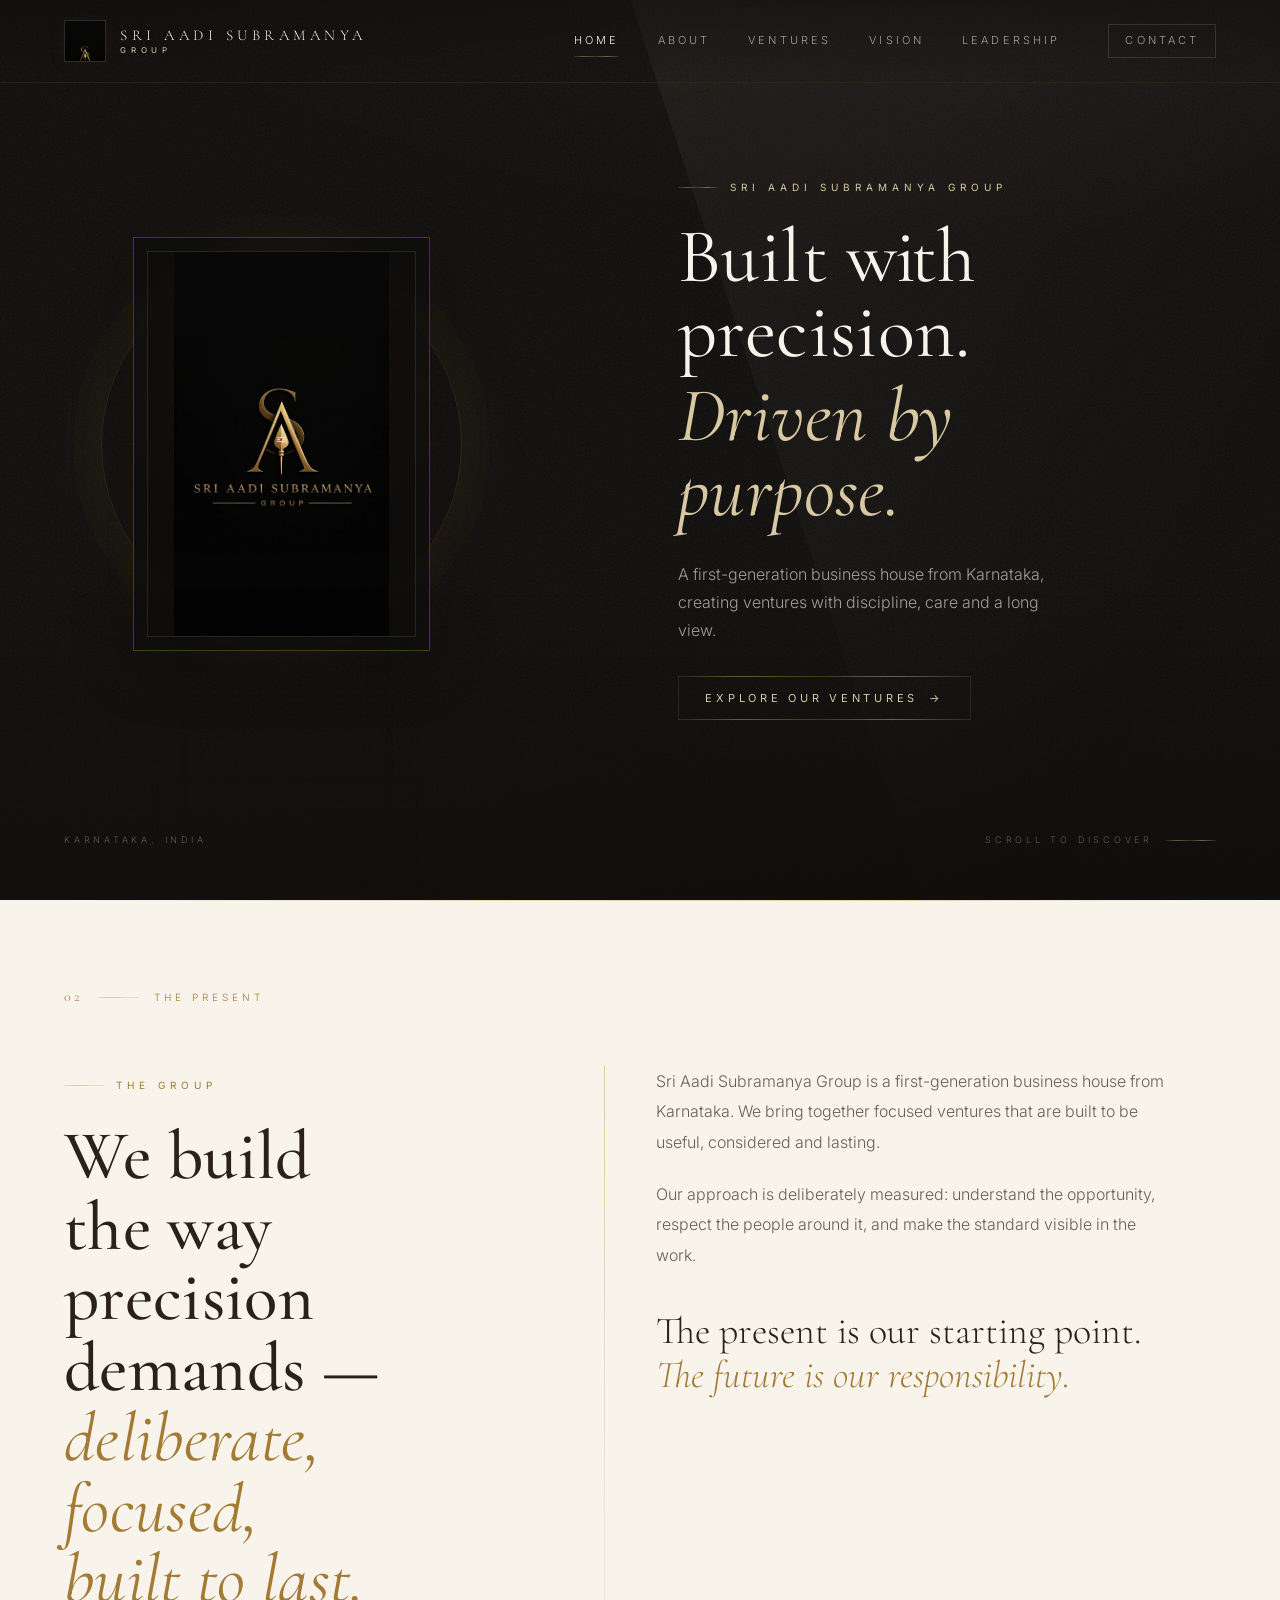
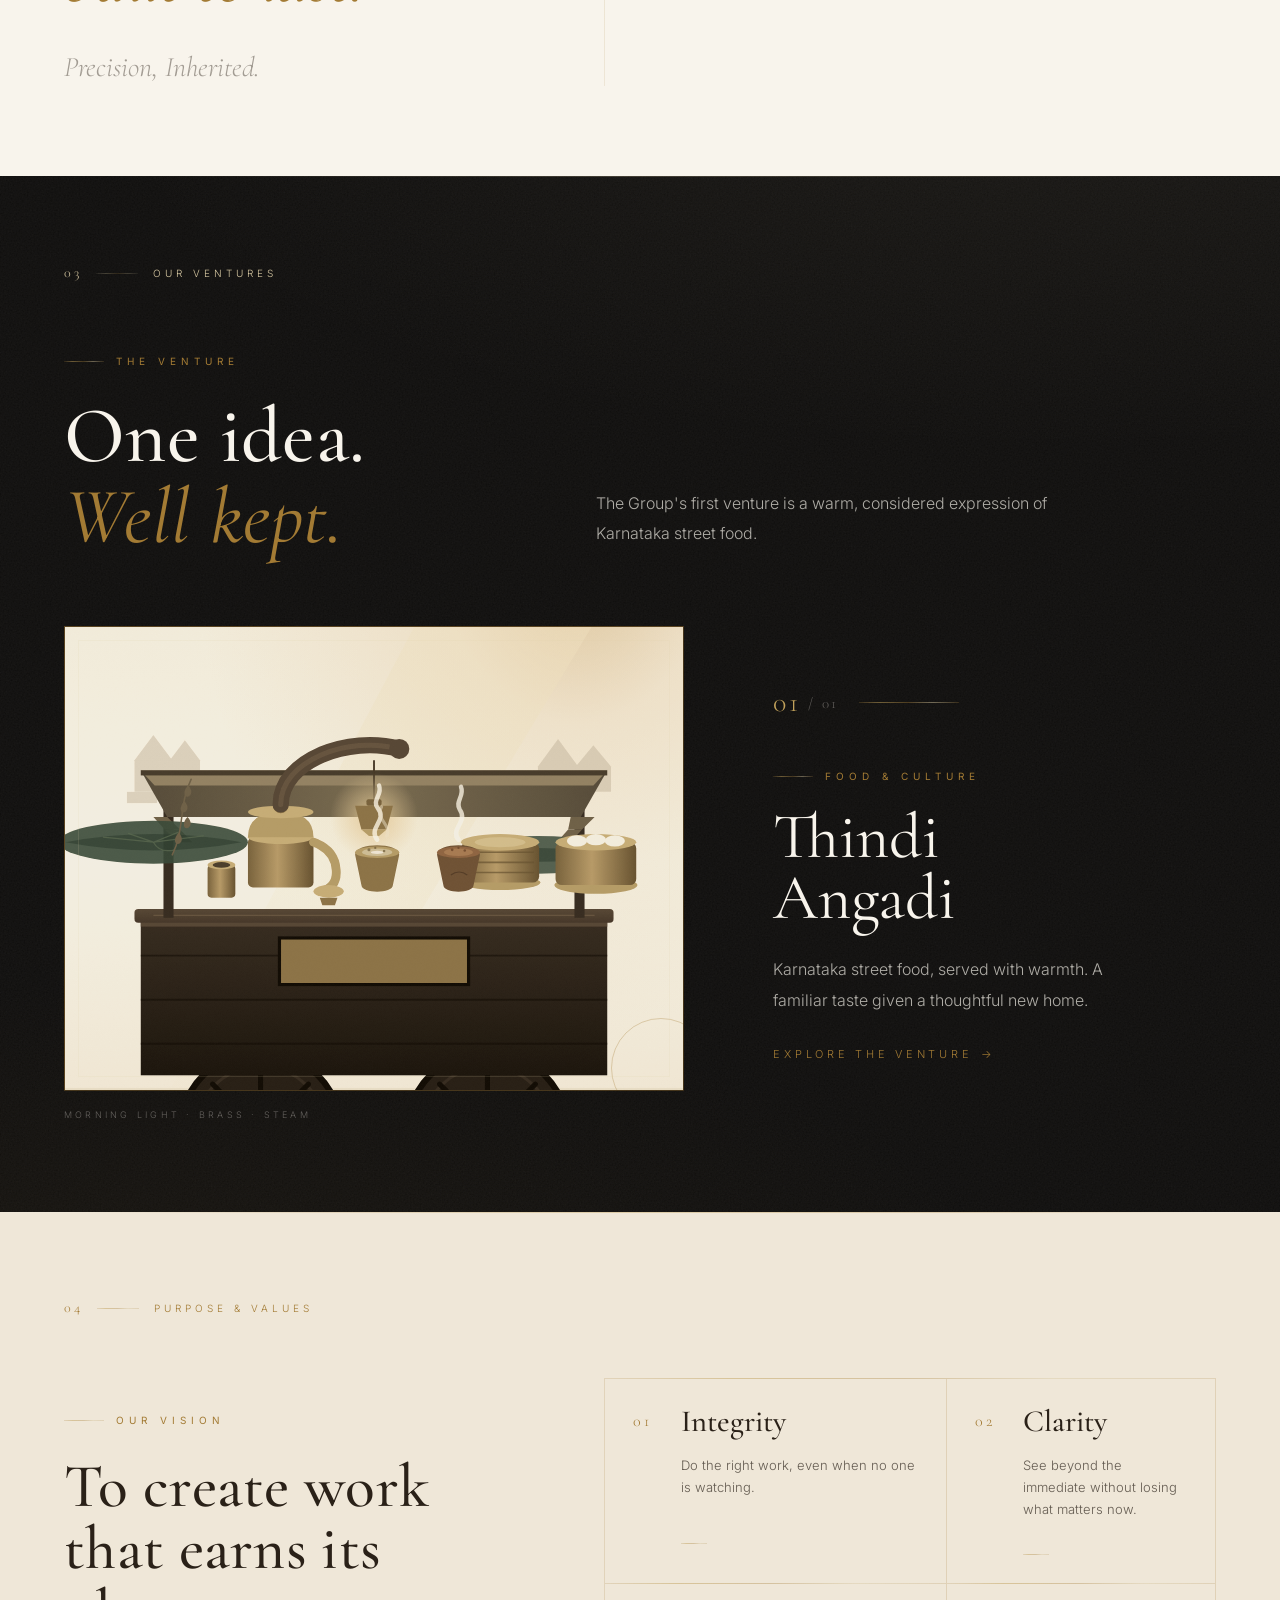
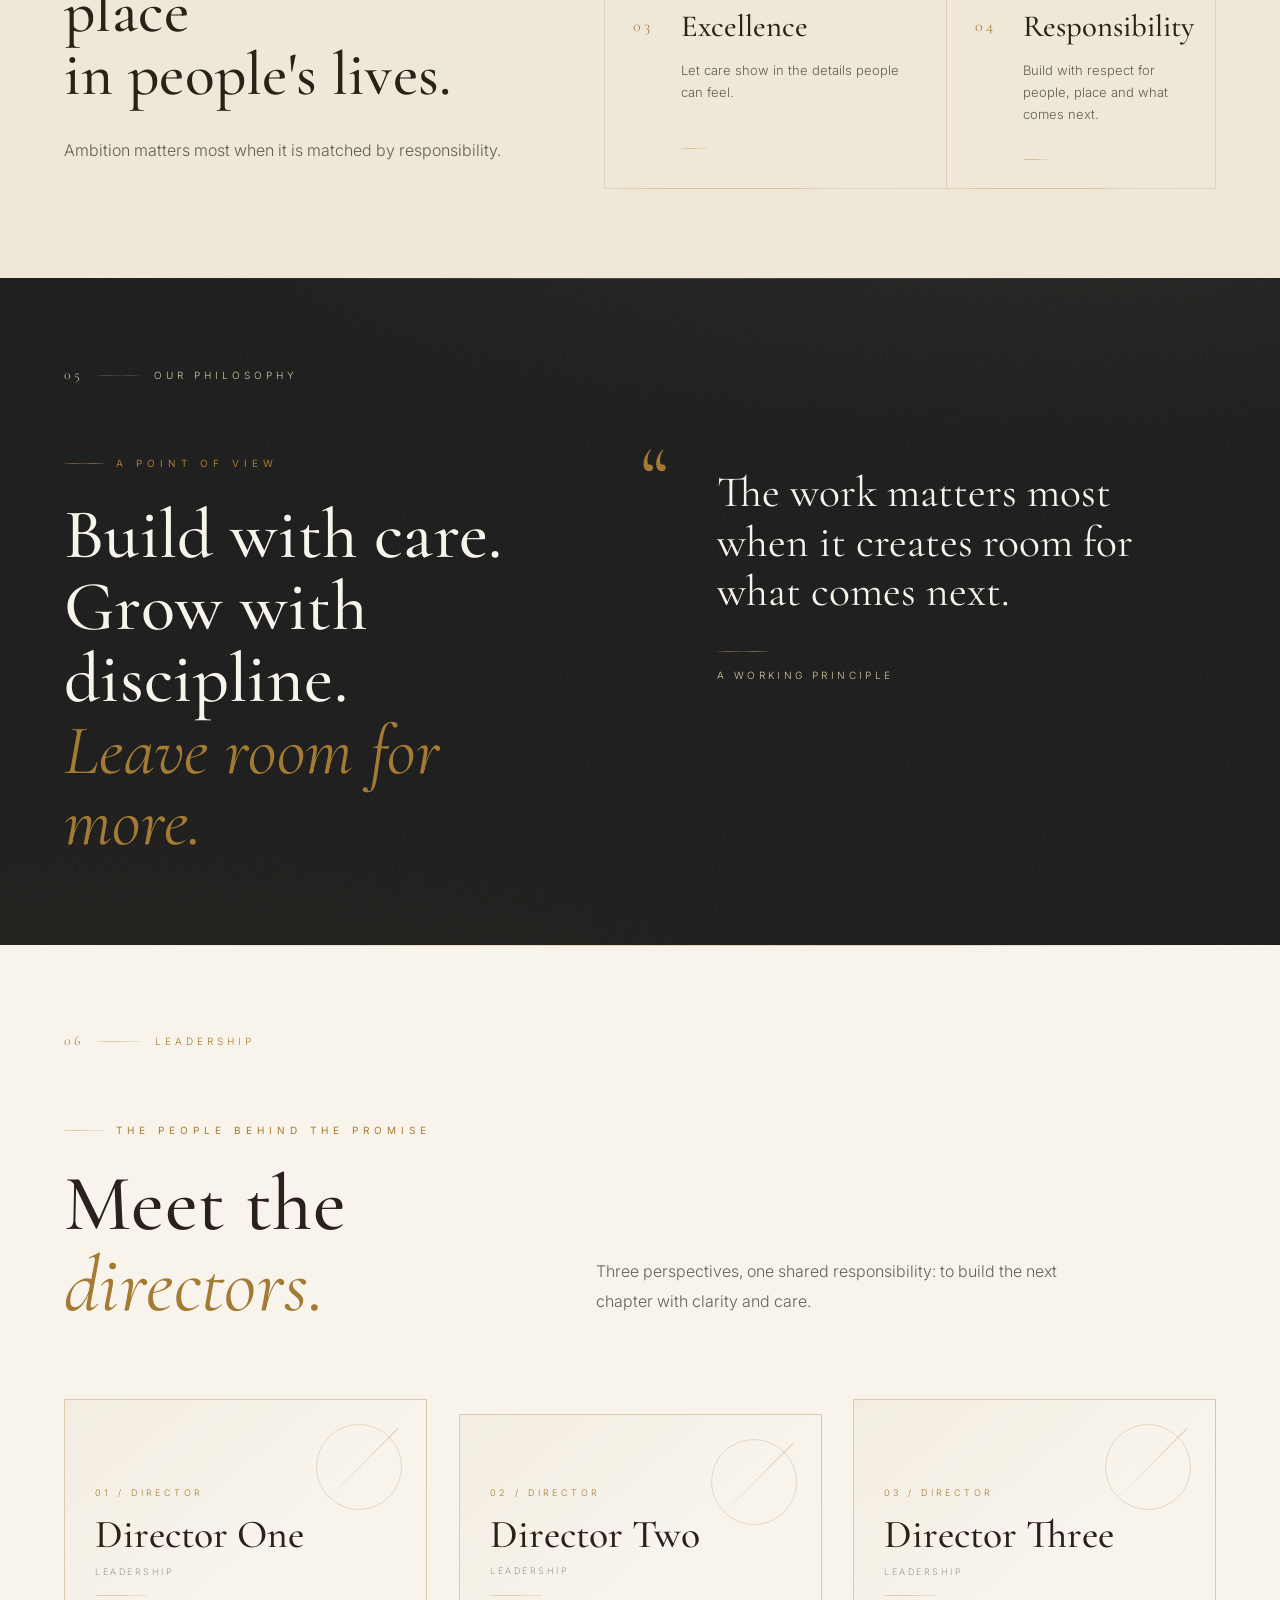
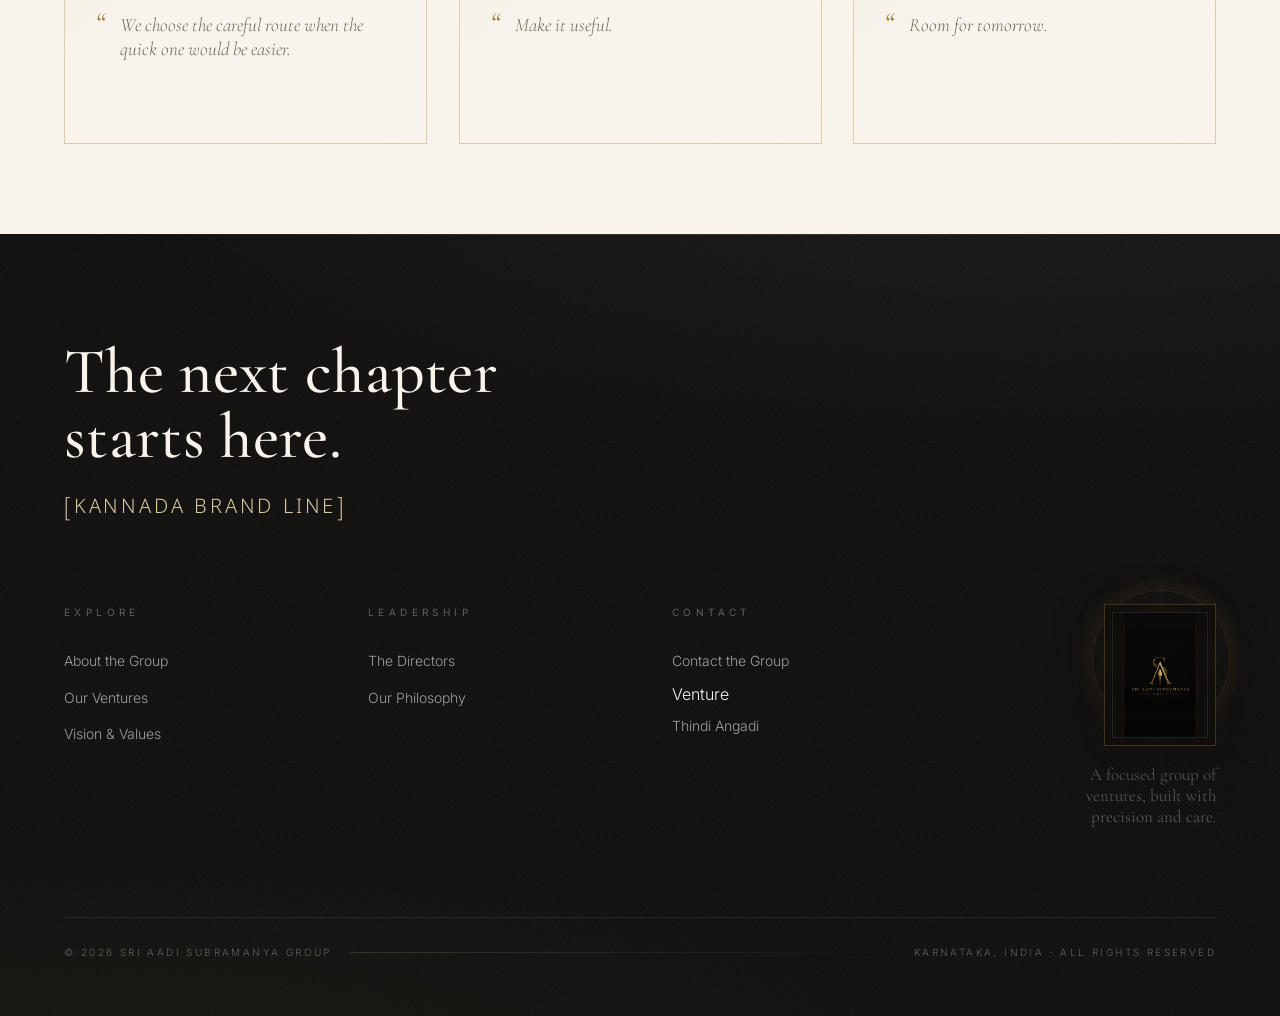
<file: index.html>
<!DOCTYPE html>
<html lang="en">
<head>
  <meta charset="UTF-8">
  <meta name="viewport" content="width=device-width, initial-scale=1.0">
  <title>Sri Aadi Subramanya Group — Built with Precision</title>
  <meta name="description" content="Sri Aadi Subramanya Group — a Karnataka business house building purposeful ventures with discipline, care and a long view.">
  <link rel="icon" type="image/png" href="assets/img/favicon-64.png">
  <link rel="apple-touch-icon" href="assets/img/apple-touch-icon.png">
  <link rel="preconnect" href="https://fonts.googleapis.com">
  <link rel="preconnect" href="https://fonts.gstatic.com" crossorigin>
  <link href="https://fonts.googleapis.com/css2?family=Cormorant+Garamond:ital,wght@0,400;0,500;0,600;1,400;1,500&family=Inter:wght@300;400;500&family=Noto+Sans+Kannada:wght@400;600;700&display=swap" rel="stylesheet">
  <link rel="stylesheet" href="assets/css/base.css">
  <link rel="stylesheet" href="assets/css/layout.css">
  <link rel="stylesheet" href="assets/css/pages.css">
  <link rel="stylesheet" href="assets/css/refine.css">
  <link rel="stylesheet" href="assets/css/home.css">
</head>
<body>

  <header class="site-nav" id="siteNav">
    <a class="brand" href="#home" aria-label="Sri Aadi Subramanya Group home">
      <span class="brand-mark"><img src="assets/img/sri-aadi-subramanya-group-logo.png" alt="Sri Aadi Subramanya Group monogram"></span>
      <span class="brand-text">Sri Aadi Subramanya<small>Group</small></span>
    </a>
    <nav class="nav-links" aria-label="Primary">
      <a class="nav-link active" href="#home">Home</a>
      <a class="nav-link" href="#who-we-are">About</a>
      <a class="nav-link" href="#ventures">Ventures</a>
      <a class="nav-link" href="#vision">Vision</a>
      <a class="nav-link" href="#leadership">Leadership</a>
      <a class="nav-link nav-link--contact" href="#contact">Contact</a>
    </nav>
    <button class="nav-toggle" type="button" aria-label="Open menu" aria-expanded="false"><span></span><span></span><span></span></button>
  </header>

  <nav class="mobile-menu" aria-label="Mobile navigation">
    <a href="#home">Home</a>
    <a href="#who-we-are">About</a>
    <a href="#ventures">Ventures</a>
    <a href="#vision">Vision</a>
    <a href="#leadership">Leadership</a>
    <a href="#contact">Contact</a>
    <div class="mm-rule"></div>
     <span class="mm-badge">Built with precision.</span>
  </nav>

  <main class="home-main">

    <!-- 01 · PRESENT / HERO -->
    <section class="hero home-hero granite" id="home" aria-labelledby="heroTitle">
      <div class="hero-fx" data-plx="0.18" aria-hidden="true"></div>
      <div class="wrap home-hero__inner">
        <div class="home-hero__layout">
          <div class="home-hero__mark brand-lockup">
            <span class="brand-lockup__ring" aria-hidden="true"></span>
            <span class="brand-lockup__frame">
              <span class="brand-lockup__inner">
                <img class="hero-logo" src="assets/img/sri-aadi-subramanya-group-logo.png" alt="Sri Aadi Subramanya Group logo">
              </span>
            </span>
          </div>
          <div class="home-hero__message">
            <p class="eyebrow reveal">Sri Aadi Subramanya Group</p>
             <h1 class="home-hero__title reveal" id="heroTitle"><span>Built <span class="kerning-wi">wi</span>th<br>precision.</span><span><em>Driven by<br>purpose.</em></span></h1>
             <p class="home-hero__intro reveal">A first-generation business house from Karnataka, creating ventures with discipline, care and a long view.</p>
            <a class="btn btn--dark reveal" href="#ventures">Explore our ventures <span class="arr">&#8594;</span></a>
          </div>
        </div>
        <div class="home-hero__base">
          <span class="home-hero__location">Karnataka, India</span>
          <span class="home-hero__scroll">Scroll to discover <i></i></span>
        </div>
      </div>
    </section>

    <!-- 02 · PRESENT -->
    <section class="home-section home-section--paper about-panel" id="who-we-are" aria-labelledby="aboutTitle">
      <div class="wrap">
        <div class="section-kicker reveal"><span>02</span><span>The present</span></div>
        <div class="about-panel__grid">
          <div class="about-panel__lead">
            <p class="eyebrow reveal">The Group</p>
            <h2 class="display reveal" id="aboutTitle">We build the way<br>precision demands —<br><em>deliberate, focused,<br>built to last.</em></h2>
            <p class="about-panel__principle reveal">Precision, Inherited.</p>
          </div>
          <div class="about-panel__copy">
            <span class="gold-rule gold-rule--vertical" aria-hidden="true"></span>
            <div>
              <p class="copy reveal">Sri Aadi Subramanya Group is a first-generation business house from Karnataka. We bring together focused ventures that are built to be useful, considered and lasting.</p>
              <p class="copy reveal">Our approach is deliberately measured: understand the opportunity, respect the people around it, and make the standard visible in the work.</p>
              <p class="about-panel__signoff reveal">The present is our starting point.<br><em>The future is our responsibility.</em></p>
            </div>
          </div>
        </div>
      </div>
    </section>

    <!-- 03 · VENTURES -->
    <section class="home-section home-section--dark granite ventures-section" id="ventures" aria-labelledby="venturesTitle">
      <div class="wrap">
        <div class="section-kicker section-kicker--dark reveal"><span>03</span><span>Our ventures</span></div>
        <div class="section-intro section-intro--dark">
          <div>
            <p class="eyebrow reveal">The venture</p>
            <h2 class="display reveal" id="venturesTitle">One idea.<br><em>Well kept.</em></h2>
          </div>
          <p class="copy reveal">The Group's first venture is a warm, considered expression of Karnataka street food.</p>
        </div>

        <div class="venture-showcase venture-showcase--single reveal">
          <div class="venture-showcase__visual" aria-live="polite">
            <figure class="venture-showcase__panel is-active">
              <div class="venture-showcase__frame image-grade" data-asset-review="human-cart-and-vessel-check">
                <img src="assets/img/thindi-scene.svg" alt="Morning light at a Thindi Angadi food cart">
              </div>
              <figcaption>Morning light &middot; brass &middot; steam</figcaption>
            </figure>
          </div>
          <div class="venture-showcase__detail">
            <div class="venture-showcase__item is-active">
              <div class="venture-showcase__index"><span>01</span> / 01 <i><b></b></i></div>
              <p class="eyebrow">Food &amp; culture</p>
              <h3>Thindi Angadi</h3>
              <p class="copy">Karnataka street food, served with warmth. A familiar taste given a thoughtful new home.</p>
              <a class="link-arrow" href="thindi-angadi.html">Explore the venture <span class="arr">&#8594;</span></a>
            </div>
          </div>
        </div>
      </div>
    </section>

    <!-- 04 · PURPOSE / VISION -->
    <section class="home-section home-section--warm vision-section" id="vision" aria-labelledby="visionTitle">
      <div class="wrap">
        <div class="section-kicker reveal"><span>04</span><span>Purpose &amp; values</span></div>
        <div class="vision-section__grid">
          <div class="vision-section__statement">
            <p class="eyebrow reveal">Our vision</p>
            <h2 class="display reveal" id="visionTitle">To create work<br>that earns its place<br>in people's lives.</h2>
            <p class="copy reveal">Ambition matters most when it is matched by responsibility.</p>
          </div>
          <div class="values-list" aria-label="Our values">
            <article class="value-item reveal">
              <span class="value-item__number">01</span>
              <div><h3>Integrity</h3><p>Do the right work, even when no one is watching.</p></div>
            </article>
            <article class="value-item reveal">
              <span class="value-item__number">02</span>
              <div><h3>Clarity</h3><p>See beyond the immediate without losing what matters now.</p></div>
            </article>
            <article class="value-item reveal">
              <span class="value-item__number">03</span>
              <div><h3>Excellence</h3><p>Let care show in the details people can feel.</p></div>
            </article>
            <article class="value-item reveal">
              <span class="value-item__number">04</span>
              <div><h3>Responsibility</h3><p>Build with respect for people, place and what comes next.</p></div>
            </article>
          </div>
        </div>
      </div>
    </section>

    <!-- 05 · PHILOSOPHY -->
    <section class="home-section home-section--dark philosophy-panel granite" id="philosophy" aria-labelledby="philosophyTitle">
      <div class="wrap">
        <div class="section-kicker section-kicker--dark reveal"><span>05</span><span>Our philosophy</span></div>
        <div class="philosophy-panel__grid">
          <div>
            <p class="eyebrow reveal">A point of view</p>
            <h2 class="display philosophy-panel__title reveal" id="philosophyTitle">Build with care.<br>Grow with discipline.<br><em>Leave room for more.</em></h2>
          </div>
          <div class="philosophy-panel__copy">
            <span class="quote-mark reveal" aria-hidden="true">&#8220;</span>
            <p class="philosophy-panel__quote reveal" data-copy-slot="philosophy">The work matters most when it creates room for what comes next.</p>
            <span class="gold-rule reveal" aria-hidden="true"></span>
            <p class="philosophy-panel__attribution reveal">A working principle</p>
          </div>
        </div>
      </div>
    </section>

    <!-- 06 · LEADERSHIP -->
    <section class="home-section home-section--paper directors-section" id="leadership" aria-labelledby="directorsTitle">
      <div class="wrap">
        <div class="section-kicker reveal"><span>06</span><span>Leadership</span></div>
        <div class="section-intro">
          <div>
            <p class="eyebrow reveal">The people behind the promise</p>
            <h2 class="display reveal" id="directorsTitle">Meet the<br><em>directors.</em></h2>
          </div>
          <p class="copy reveal">Three perspectives, one shared responsibility: to build the next chapter with clarity and care.</p>
        </div>

        <div class="director-grid">
          <article class="director-card director-card--text-only reveal">
            <div class="director-card__content">
              <span class="director-card__label">01 / Director</span>
              <h3>Director One</h3>
              <p class="director-card__role">Leadership</p>
              <span class="gold-rule" aria-hidden="true"></span>
              <p class="director-card__quote"><b aria-hidden="true">&#8220;</b>We choose the careful route when the quick one would be easier.</p>
            </div>
          </article>
          <article class="director-card director-card--text-only reveal">
            <div class="director-card__content">
              <span class="director-card__label">02 / Director</span>
              <h3>Director Two</h3>
              <p class="director-card__role">Leadership</p>
              <span class="gold-rule" aria-hidden="true"></span>
              <p class="director-card__quote"><b aria-hidden="true">&#8220;</b>Make it useful.</p>
            </div>
          </article>
          <article class="director-card director-card--text-only reveal">
            <div class="director-card__content">
              <span class="director-card__label">03 / Director</span>
              <h3>Director Three</h3>
              <p class="director-card__role">Leadership</p>
              <span class="gold-rule" aria-hidden="true"></span>
              <p class="director-card__quote"><b aria-hidden="true">&#8220;</b>Room for tomorrow.</p>
            </div>
          </article>
        </div>
      </div>
    </section>

  </main>

  <!-- 07 · NEXT CHAPTER / FOOTER -->
  <footer class="site-footer granite" id="contact">
    <div class="wrap">
      <div class="footer-voice">
        <p class="display footer-voice__english reveal">The next chapter<br><span>starts here.</span></p>
        <p class="kannada" data-copy-slot="kannada-brand-line" data-proof="native-speaker-required">[KANNADA BRAND LINE]</p>
      </div>
      <div class="footer-grid">
        <div class="footer-col">
          <h4>Explore</h4>
          <a href="#who-we-are">About the Group</a>
          <a href="#ventures">Our Ventures</a>
          <a href="#vision">Vision &amp; Values</a>
        </div>
        <div class="footer-col">
          <h4>Leadership</h4>
          <a href="#leadership">The Directors</a>
          <a href="#philosophy">Our Philosophy</a>
        </div>
        <div class="footer-col">
          <h4>Contact</h4>
          <a href="#contact">Contact the Group</a>
          <p class="footer-subhead">Venture</p>
          <a href="thindi-angadi.html">Thindi Angadi</a>
        </div>
        <div class="footer-col footer-col--brand">
          <span class="f-mark brand-lockup brand-lockup--footer">
            <span class="brand-lockup__ring" aria-hidden="true"></span>
            <span class="brand-lockup__frame">
              <span class="brand-lockup__inner">
                <img src="assets/img/sri-aadi-subramanya-group-logo.png" alt="Sri Aadi Subramanya Group monogram">
              </span>
            </span>
          </span>
          <p class="footer-brand__statement">A focused group of ventures, built with precision and care.</p>
        </div>
      </div>
      <div class="footer-base">
        <span>&#169; <span data-year>2026</span> Sri Aadi Subramanya Group</span>
        <span class="fb-rule"></span>
        <span>Karnataka, India &middot; All rights reserved</span>
      </div>
    </div>
  </footer>

  <script src="assets/js/main.js"></script>
</body>
</html>
</file>
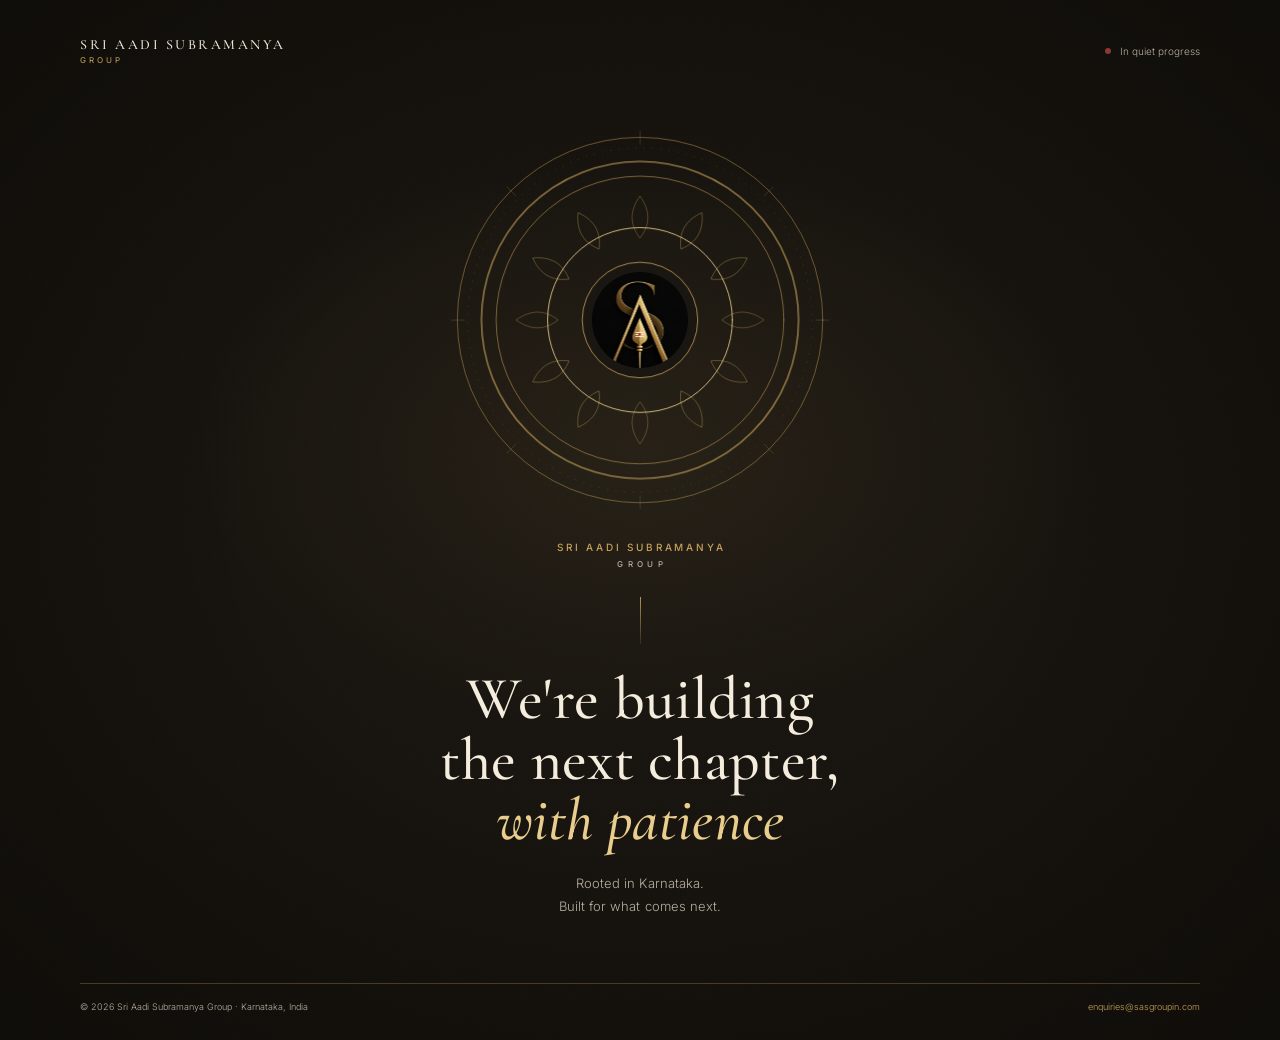
<file: coming-soon/index.html>
<!DOCTYPE html>
<html lang="en">
<head>
  <meta charset="UTF-8">
  <meta name="viewport" content="width=device-width, initial-scale=1.0">
  <title>Coming Soon | Sri Aadi Subramanya Group</title>
  <meta name="description" content="Sri Aadi Subramanya Group is preparing its next chapter from Karnataka, India.">
  <link rel="icon" type="image/png" href="../assets/img/favicon-64.png">
  <link rel="apple-touch-icon" href="../assets/img/apple-touch-icon.png">
  <link rel="preconnect" href="https://fonts.googleapis.com">
  <link rel="preconnect" href="https://fonts.gstatic.com" crossorigin>
  <link href="https://fonts.googleapis.com/css2?family=Cormorant+Garamond:ital,wght@0,400;0,500;0,600;1,400;1,500&family=Inter:wght@300;400;500;600&display=swap" rel="stylesheet">
  <script>document.documentElement.classList.add('js');</script>
  <style>
    :root {
      --ink: #15120D;
      --ink-2: #1B1712;
      --gold: #C6A15B;
      --gold-bright: #E9CD8C;
      --gold-dim: #8B713E;
      --parchment: #F4ECDD;
      --parchment-dim: #B8AFA0;
      --maroon: #8A3A32;
      --serif: "Cormorant Garamond", "Palatino Linotype", Georgia, serif;
      --sans: "Inter", "Helvetica Neue", Arial, sans-serif;
      --ease: cubic-bezier(0.22, 1, 0.36, 1);
    }

    *, *::before, *::after { box-sizing: border-box; }

    html, body { min-height: 100%; }

    body {
      margin: 0;
      background: var(--ink);
      color: var(--parchment);
      font-family: var(--sans);
      font-weight: 300;
      -webkit-font-smoothing: antialiased;
      text-rendering: optimizeLegibility;
      font-feature-settings: "kern" 1, "liga" 1;
      overflow-x: hidden;
    }

    button, input { font: inherit; }
    a { color: inherit; }

    .page-shell {
      position: relative;
      display: flex;
      flex-direction: column;
      min-height: 100svh;
      isolation: isolate;
      overflow: hidden;
      background:
        radial-gradient(ellipse 48% 38% at 50% 43%, rgba(198, 161, 91, 0.075), transparent 73%),
        radial-gradient(ellipse 80% 80% at 50% 48%, var(--ink-2), var(--ink) 74%);
    }

    .page-shell::before {
      position: absolute;
      z-index: -1;
      inset: 0;
      content: "";
      pointer-events: none;
      opacity: 0.19;
      background-image: url("data:image/svg+xml,%3Csvg xmlns='http://www.w3.org/2000/svg' width='180' height='180' viewBox='0 0 180 180'%3E%3Cfilter id='n'%3E%3CfeTurbulence type='fractalNoise' baseFrequency='.76' numOctaves='3' stitchTiles='stitch'/%3E%3C/filter%3E%3Crect width='100%25' height='100%25' filter='url(%23n)' opacity='.18'/%3E%3C/svg%3E");
      mix-blend-mode: soft-light;
    }

    .page-shell::after {
      position: absolute;
      z-index: -1;
      inset: 0;
      content: "";
      pointer-events: none;
      background: radial-gradient(ellipse at center, transparent 40%, rgba(0, 0, 0, 0.25) 100%);
    }

    .topbar,
    .site-footer {
      width: min(100% - 48px, 1120px);
      margin-inline: auto;
    }

    .topbar {
      display: flex;
      align-items: center;
      justify-content: space-between;
      gap: 24px;
      padding: 35px 0 24px;
    }

    .header-brand {
      color: var(--parchment);
      font-family: var(--serif);
      font-size: 14px;
      font-weight: 500;
      letter-spacing: 0.18em;
      line-height: 1.45;
      text-decoration: none;
      text-transform: uppercase;
    }

    .header-brand span { display: block; }
    .header-brand small {
      display: block;
      color: var(--gold);
      font-family: var(--sans);
      font-size: 8px;
      font-weight: 400;
      letter-spacing: 0.38em;
      line-height: 1.4;
    }

    .quiet-status {
      display: inline-flex;
      align-items: center;
      gap: 9px;
      color: var(--parchment-dim);
      font-size: 10px;
      line-height: 1;
      white-space: nowrap;
    }

    .quiet-status__dot {
      width: 6px;
      height: 6px;
      border-radius: 50%;
      background: var(--maroon);
      box-shadow: 0 0 0 0 rgba(138, 58, 50, 0.48);
      animation: statusPulse 3.2s ease-out infinite;
    }

    .main-content {
      display: flex;
      flex: 1;
      align-items: center;
      justify-content: center;
      width: 100%;
      padding: 20px 24px 64px;
    }

    .sanctum {
      width: min(100%, 600px);
      text-align: center;
    }

    .emblem-stage {
      position: relative;
      width: min(78vw, 420px);
      margin-inline: auto;
      aspect-ratio: 1;
      --drift-x: 0px;
      --drift-y: 0px;
    }

    .mandala {
      display: block;
      width: 100%;
      height: 100%;
      overflow: visible;
      transform: translate3d(var(--drift-x), var(--drift-y), 0);
      transform-origin: center;
    }

    .mandala-shell,
    .ring-draw,
    .original-logo-core,
    .wordmark-lockup {
      will-change: opacity, transform;
    }

    .mandala-shell { transform-box: fill-box; transform-origin: center; }

    .ring-draw {
      stroke-dasharray: 1;
      stroke-dashoffset: 1;
    }

    .outer-orbit {
      transform-box: fill-box;
      transform-origin: center;
    }

    .ring {
      fill: none;
      stroke: var(--gold);
      stroke-linecap: round;
    }

    .ring--outer { opacity: 0.62; stroke-width: 0.75; }
    .ring--outer-detail { opacity: 0.28; stroke-width: 0.5; stroke-dasharray: 1 7; }
    .ring--middle { opacity: 0.72; stroke-width: 0.75; }
    .ring--inner { opacity: 0.92; stroke: var(--gold-bright); stroke-width: 0.9; }
    .ray { stroke: var(--gold-dim); stroke-width: 0.65; opacity: 0.52; }
    .petal { fill: none; stroke: var(--gold); stroke-width: 0.65; opacity: 0.54; }
    .center-disc { fill: var(--ink-2); stroke: var(--gold); stroke-width: 0.8; opacity: 0.98; }

    .original-logo-core {
      position: absolute;
      top: 50%;
      left: 50%;
      width: 96px;
      height: 96px;
      overflow: hidden;
      border-radius: 50%;
      transform: translate(-50%, -50%);
      transform-origin: center;
    }

    /* The source lockup is tall; this frame reveals its original monogram without duplicating the wordmark below. */
    .original-logo-core img {
      position: absolute;
      top: -133px;
      left: 50%;
      width: 225px;
      max-width: none;
      transform: translateX(-50%);
    }

    .wordmark-lockup {
      display: flex;
      flex-direction: column;
      align-items: center;
      gap: 7px;
      margin-top: 11px;
      color: var(--gold);
      font-family: var(--sans);
      font-size: 10px;
      font-weight: 500;
      letter-spacing: 0.28em;
      line-height: 1.2;
      text-indent: 0.28em;
    }

    .wordmark-lockup span:last-child {
      color: var(--parchment-dim);
      font-size: 8px;
      letter-spacing: 0.55em;
      text-indent: 0.55em;
    }

    .sanctum-divider {
      width: 1px;
      height: 47px;
      margin: 27px auto 25px;
      background: linear-gradient(to bottom, rgba(198, 161, 91, 0.9), rgba(139, 113, 62, 0.22));
    }

    .headline {
      max-width: 600px;
      margin: 0 auto;
      color: var(--parchment);
      font-family: var(--serif);
      font-size: clamp(39px, 5.8vw, 60px);
      font-weight: 500;
      letter-spacing: 0.005em;
      line-height: 1.01;
      text-wrap: balance;
    }

    .headline-visual { display: block; }

    .headline em {
      display: inline-block;
      color: var(--gold-bright);
      font-style: italic;
      font-weight: 500;
      white-space: nowrap;
      transition: opacity 0.42s var(--ease), transform 0.42s var(--ease);
    }

    .headline em.is-changing {
      opacity: 0;
      transform: translateY(0.28em);
    }

    .sr-only {
      position: absolute;
      width: 1px;
      height: 1px;
      padding: 0;
      margin: -1px;
      overflow: hidden;
      clip: rect(0, 0, 0, 0);
      white-space: nowrap;
      border: 0;
    }

    .supporting-copy {
      margin: 21px auto 0;
      color: var(--parchment-dim);
      font-size: 13px;
      letter-spacing: 0.005em;
      line-height: 1.8;
    }

    .footer-link:focus-visible,
    .header-brand:focus-visible {
      outline: 2px solid var(--gold-bright);
      outline-offset: 4px;
    }

    .site-footer {
      display: flex;
      align-items: center;
      justify-content: space-between;
      gap: 20px;
      padding: 16px 0 27px;
      border-top: 1px solid rgba(139, 113, 62, 0.45);
      color: var(--parchment-dim);
      font-size: 9px;
      line-height: 1.5;
    }

    .site-footer p { margin: 0; }
    .footer-link { color: var(--gold); text-decoration: none; transition: color 0.25s ease; }
    .footer-link:hover { color: var(--gold-bright); }

    .js .mandala-shell { opacity: 0; }
    .js .ring-draw { stroke-dashoffset: 1; }
    .js .original-logo-core { opacity: 0; transform: translate(-50%, calc(-50% + 12px)); }
    .js .wordmark-lockup { opacity: 0; transform: translateY(12px); }

    .js .page-shell.is-ready .mandala-shell {
      animation: ringReveal 1s var(--ease) 0.1s both;
    }

    .js .page-shell.is-ready .ring-draw {
      animation: ringDraw 1s ease-out 0.12s both;
    }

    .js .page-shell.is-ready .original-logo-core {
      animation: logoRise 1s var(--ease) 1.18s both;
    }

    .js .page-shell.is-ready .wordmark-lockup {
      animation: wordmarkRise 1s var(--ease) 2.2s both;
    }

    .js .page-shell.is-ready .outer-orbit {
      animation: orbit 110s linear 1.2s infinite;
    }

    @keyframes ringReveal {
      from { opacity: 0; }
      to { opacity: 1; }
    }

    @keyframes ringDraw {
      from { stroke-dashoffset: 1; }
      to { stroke-dashoffset: 0; }
    }

    @keyframes logoRise {
      from { opacity: 0; transform: translate(-50%, calc(-50% + 12px)); }
      to { opacity: 1; transform: translate(-50%, -50%); }
    }

    @keyframes wordmarkRise {
      from { opacity: 0; transform: translateY(12px); }
      to { opacity: 1; transform: translateY(0); }
    }

    @keyframes orbit {
      to { transform: rotate(360deg); }
    }

    @keyframes statusPulse {
      0%, 62%, 100% { box-shadow: 0 0 0 0 rgba(138, 58, 50, 0.42); }
      78% { box-shadow: 0 0 0 5px rgba(138, 58, 50, 0); }
    }

    @media (max-width: 560px) {
      .topbar, .site-footer { width: min(100% - 40px, 1120px); }
      .topbar { padding-top: 25px; }
      .main-content { padding: 17px 20px 48px; }
      .emblem-stage { width: min(86vw, 360px); }
      .sanctum-divider { height: 37px; margin-top: 23px; margin-bottom: 22px; }
      .headline { font-size: clamp(35px, 10vw, 48px); }
      .supporting-copy { margin-top: 18px; font-size: 13px; }
      .site-footer { align-items: flex-start; flex-direction: column; gap: 7px; padding-bottom: 20px; }
    }

    @media (prefers-reduced-motion: reduce) {
      *, *::before, *::after {
        animation-duration: 0.01ms !important;
        animation-iteration-count: 1 !important;
        scroll-behavior: auto !important;
        transition-duration: 0.01ms !important;
      }

      .js .mandala-shell,
      .js .original-logo-core,
      .js .wordmark-lockup {
        opacity: 1;
        transform: none;
      }

      .js .ring-draw { stroke-dashoffset: 0; }
    }
  </style>
</head>
<body>
  <div class="page-shell" id="pageShell">
    <header class="topbar">
      <a class="header-brand" href="/" aria-label="Sri Aadi Subramanya Group home">
        <span>Sri Aadi Subramanya</span>
        <small>Group</small>
      </a>
      <div class="quiet-status" aria-label="In quiet progress">
        <span class="quiet-status__dot" aria-hidden="true"></span>
        <span>In quiet progress</span>
      </div>
    </header>

    <main class="main-content">
      <section class="sanctum" aria-labelledby="coming-title">
        <div class="emblem-stage" id="emblemStage" role="img" aria-label="A gold vel spear within a temple mandala">
          <svg class="mandala" viewBox="0 0 400 400" aria-hidden="true">
            <defs>
              <path id="mandalaPetal" class="petal" d="M200 82 C190 96 190 109 200 122 C210 109 210 96 200 82 Z"></path>
            </defs>

            <g class="mandala-shell">
              <g class="outer-orbit">
                <circle class="ring ring--outer" cx="200" cy="200" r="174"></circle>
                <circle class="ring ring--outer-detail" cx="200" cy="200" r="164"></circle>
                <g class="ray">
                  <path d="M200 20v13 M200 367v13 M20 200h13 M367 200h13"></path>
                  <path d="m73 73 9 9 M318 318l9 9 M327 73l-9 9 M82 318l-9 9"></path>
                </g>
              </g>

              <circle class="ring ring-draw" pathLength="1" cx="200" cy="200" r="151"></circle>
              <circle class="ring ring--middle" cx="200" cy="200" r="137"></circle>

              <g class="petal-ring">
                <use href="#mandalaPetal"></use>
                <use href="#mandalaPetal" transform="rotate(30 200 200)"></use>
                <use href="#mandalaPetal" transform="rotate(60 200 200)"></use>
                <use href="#mandalaPetal" transform="rotate(90 200 200)"></use>
                <use href="#mandalaPetal" transform="rotate(120 200 200)"></use>
                <use href="#mandalaPetal" transform="rotate(150 200 200)"></use>
                <use href="#mandalaPetal" transform="rotate(180 200 200)"></use>
                <use href="#mandalaPetal" transform="rotate(210 200 200)"></use>
                <use href="#mandalaPetal" transform="rotate(240 200 200)"></use>
                <use href="#mandalaPetal" transform="rotate(270 200 200)"></use>
                <use href="#mandalaPetal" transform="rotate(300 200 200)"></use>
                <use href="#mandalaPetal" transform="rotate(330 200 200)"></use>
              </g>

              <circle class="ring ring--inner" cx="200" cy="200" r="88"></circle>
              <circle class="center-disc" cx="200" cy="200" r="55"></circle>
            </g>
          </svg>
          <span class="original-logo-core" aria-hidden="true">
            <img src="../assets/img/sri-aadi-subramanya-group-logo.png" alt="">
          </span>
        </div>

        <div class="wordmark-lockup" aria-label="Sri Aadi Subramanya Group">
          <span>SRI AADI SUBRAMANYA</span>
          <span>GROUP</span>
        </div>

        <div class="sanctum-divider" aria-hidden="true"></div>

        <h1 class="headline" id="coming-title">
          <span class="sr-only">We're building the next chapter, with patience.</span>
          <span class="headline-visual" aria-hidden="true">We're building the next chapter,<br><em id="cyclingPhrase">with patience</em></span>
        </h1>

        <p class="supporting-copy">Rooted in Karnataka.<br>Built for what comes next.</p>

      </section>
    </main>

    <footer class="site-footer">
      <p>&copy; 2026 Sri Aadi Subramanya Group &middot; Karnataka, India</p>
      <a class="footer-link" href="mailto:enquiries@sasgroupin.com">enquiries@sasgroupin.com</a>
    </footer>
  </div>

  <script>
    (function () {
      'use strict';

      var page = document.getElementById('pageShell');
      var stage = document.getElementById('emblemStage');
      var phrase = document.getElementById('cyclingPhrase');
      var reduceMotion = window.matchMedia('(prefers-reduced-motion: reduce)').matches;
      var finePointer = window.matchMedia('(hover: hover) and (pointer: fine)').matches;

      function begin() {
        page.classList.add('is-ready');
      }

      if (document.readyState === 'complete') begin();
      else window.addEventListener('load', begin, { once: true });

      if (!reduceMotion && phrase) {
        var phrases = ['with patience', 'with precision', 'with intention', 'with care'];
        var phraseIndex = 0;

        window.setInterval(function () {
          phrase.classList.add('is-changing');
          window.setTimeout(function () {
            phraseIndex = (phraseIndex + 1) % phrases.length;
            phrase.textContent = phrases[phraseIndex];
            phrase.classList.remove('is-changing');
          }, 430);
        }, 2500);
      }

      if (finePointer && !reduceMotion && stage) {
        stage.addEventListener('pointermove', function (event) {
          var rect = stage.getBoundingClientRect();
          var x = (event.clientX - rect.left) / rect.width - 0.5;
          var y = (event.clientY - rect.top) / rect.height - 0.5;
          stage.style.setProperty('--drift-x', (x * 7).toFixed(2) + 'px');
          stage.style.setProperty('--drift-y', (y * 7).toFixed(2) + 'px');
        });
        stage.addEventListener('pointerleave', function () {
          stage.style.setProperty('--drift-x', '0px');
          stage.style.setProperty('--drift-y', '0px');
        });
      }
    }());
  </script>
</body>
</html>
</file>
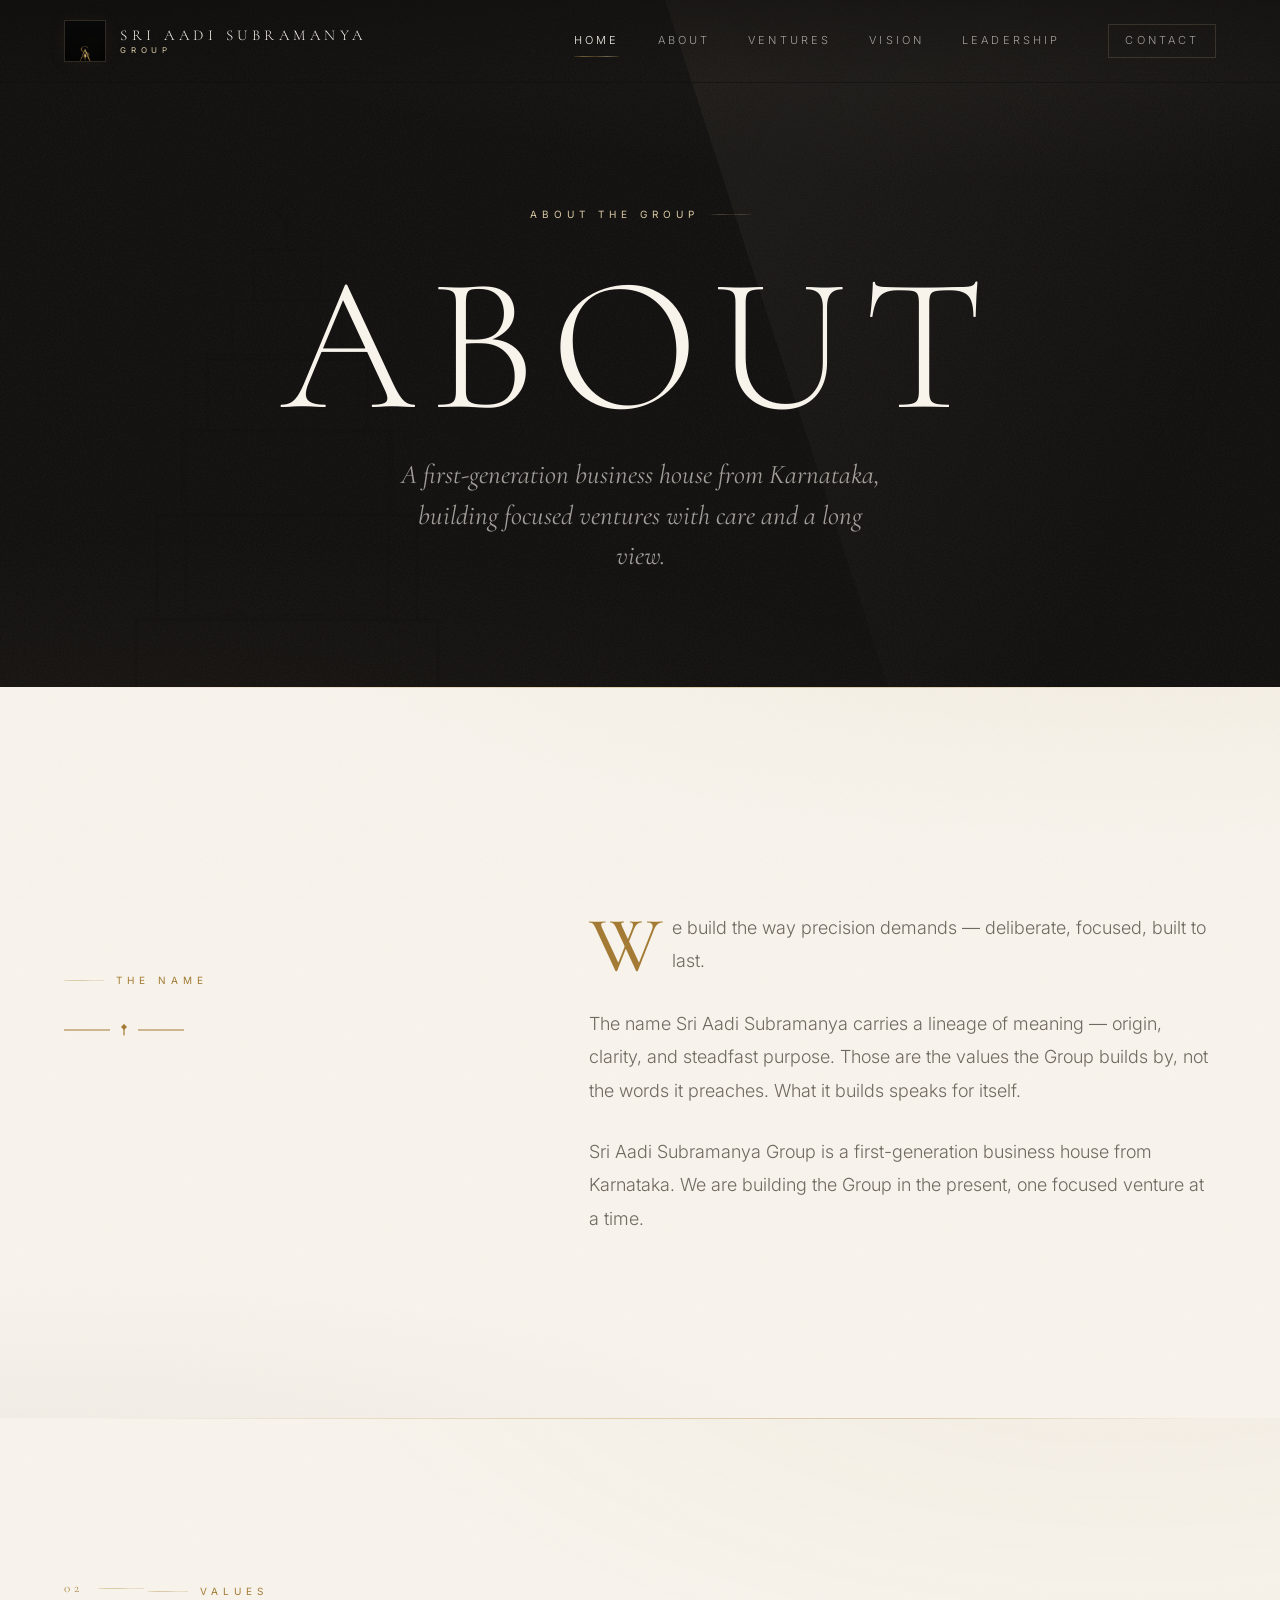
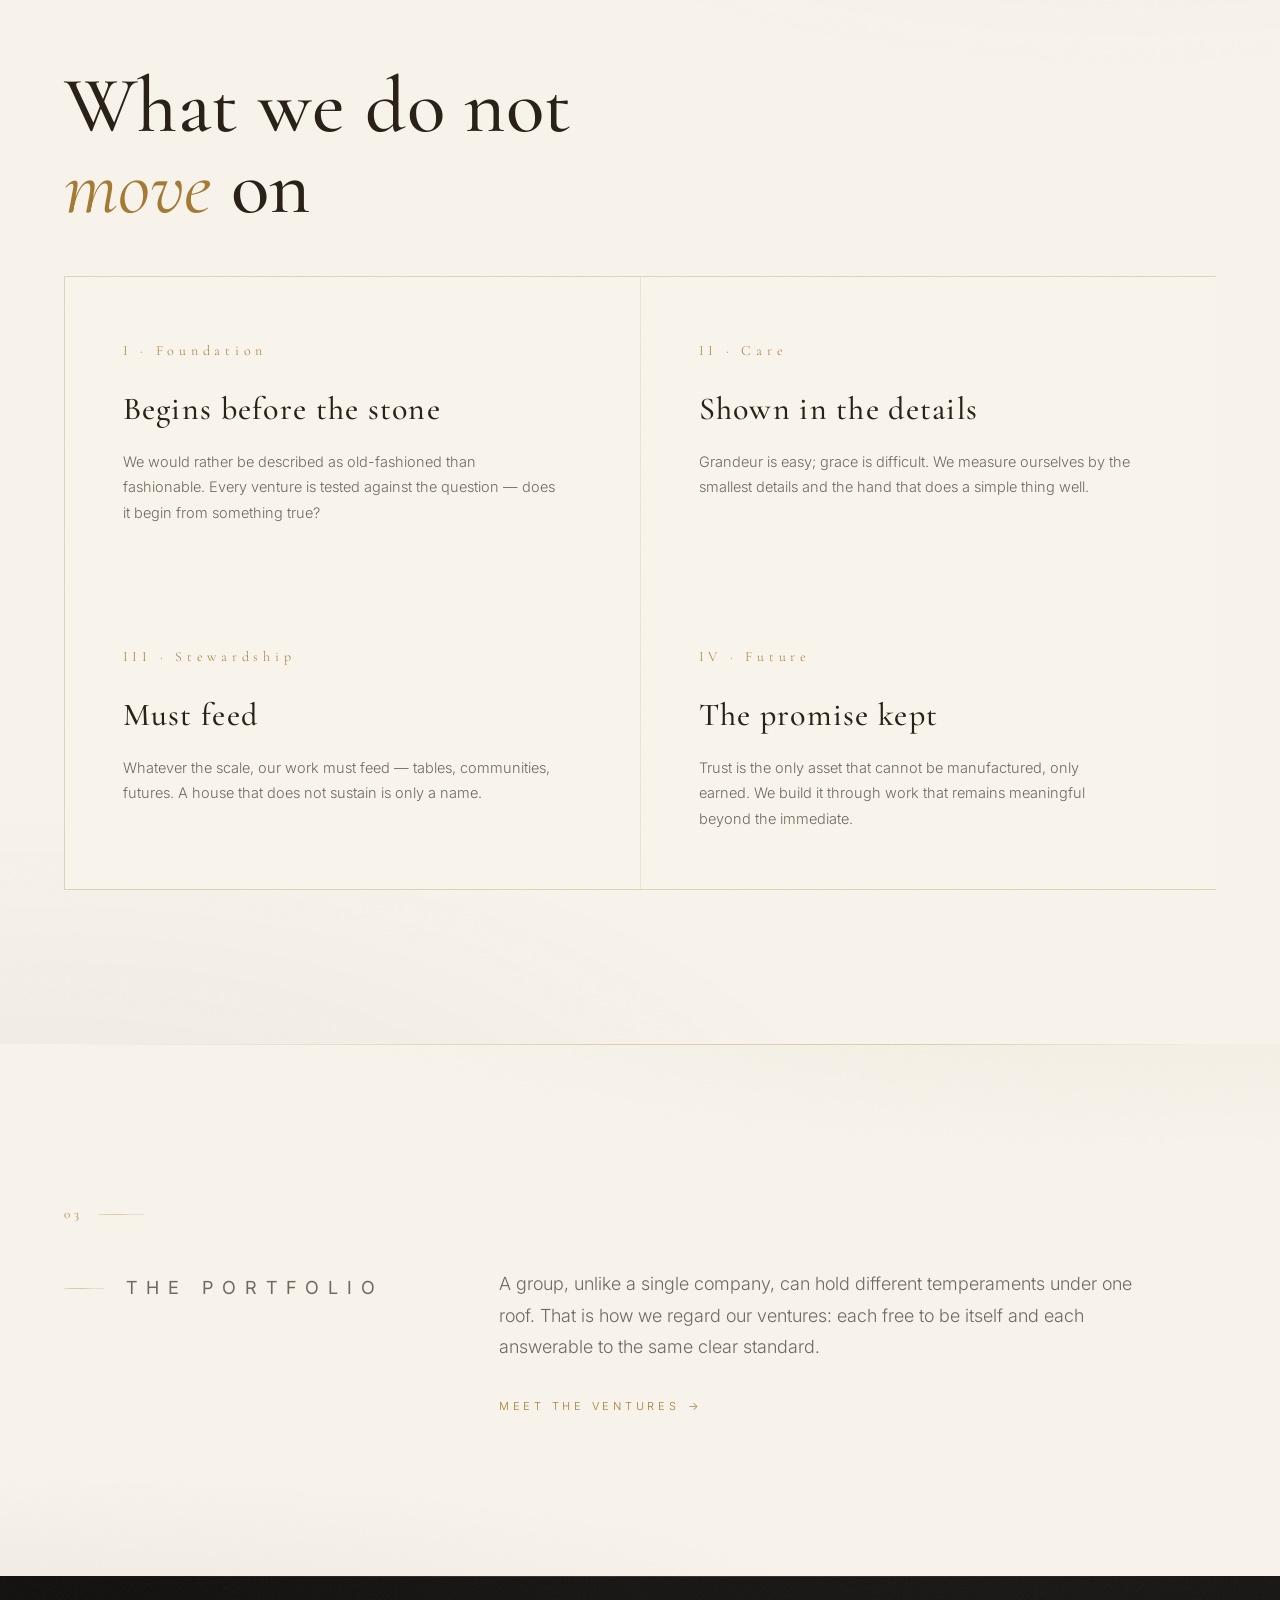
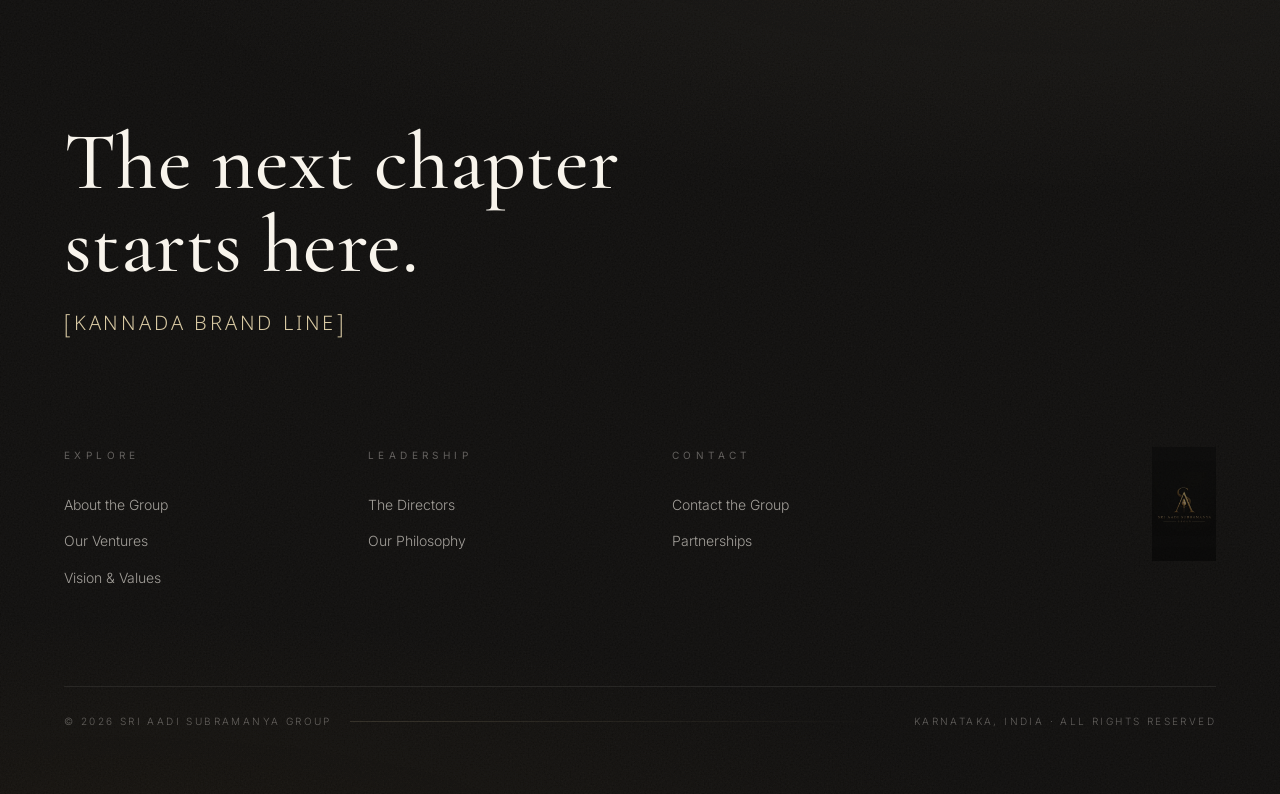
<file: about.html>
<!DOCTYPE html>
<html lang="en">
<head>
  <meta charset="UTF-8">
  <meta name="viewport" content="width=device-width, initial-scale=1.0">
  <title>About — Sri Aadi Subramanya Group</title>
  <meta name="description" content="Sri Aadi Subramanya Group is a first-generation business house from Karnataka, building focused ventures with care and a long view.">
  <link rel="icon" type="image/png" href="assets/img/favicon-64.png">
  <link rel="apple-touch-icon" href="assets/img/apple-touch-icon.png">
  <link rel="preconnect" href="https://fonts.googleapis.com">
  <link rel="preconnect" href="https://fonts.gstatic.com" crossorigin>
  <link href="https://fonts.googleapis.com/css2?family=Cormorant+Garamond:ital,wght@0,400;0,500;0,600;1,400;1,500&family=Inter:wght@300;400;500&family=Noto+Sans+Kannada:wght@400;600;700&display=swap" rel="stylesheet">
  <link rel="stylesheet" href="assets/css/base.css">
  <link rel="stylesheet" href="assets/css/layout.css">
  <link rel="stylesheet" href="assets/css/pages.css">
  <link rel="stylesheet" href="assets/css/refine.css">
</head>
<body>

  <header class="site-nav" id="siteNav">
    <a class="brand" href="index.html#home">
      <span class="brand-mark"><img src="assets/img/sri-aadi-subramanya-group-logo.png" alt="Sri Aadi Subramanya Group monogram"></span>
      <span class="brand-text">Sri Aadi Subramanya<small>Group</small></span>
    </a>
    <nav class="nav-links" aria-label="Primary">
      <a class="nav-link active" href="index.html#home">Home</a>
      <a class="nav-link" href="index.html#who-we-are">About</a>
      <a class="nav-link" href="index.html#ventures">Ventures</a>
      <a class="nav-link" href="index.html#vision">Vision</a>
      <a class="nav-link" href="index.html#leadership">Leadership</a>
      <a class="nav-link nav-link--contact" href="index.html#contact">Contact</a>
    </nav>
    <button class="nav-toggle" aria-label="Menu" aria-expanded="false"><span></span><span></span><span></span></button>
  </header>

  <div class="mobile-menu">
    <a href="index.html#home">Home</a>
    <a href="index.html#who-we-are">About</a>
    <a href="index.html#ventures">Ventures</a>
    <a href="index.html#vision">Vision</a>
    <a href="index.html#leadership">Leadership</a>
    <a href="index.html#contact">Contact</a>
    <div class="mm-rule"></div>
    <span class="mm-badge">Built with precision.</span>
  </div>

  <main>
    <section class="page-hero scene--dark granite">
      <div class="hero-fx" data-plx="0.2" aria-hidden="true"></div>
      <div class="wrap">
        <p class="eyebrow reveal in">About the Group</p>
        <h1 class="bigword reveal in">ABOUT</h1>
        <p class="lead reveal in">A first-generation business house from Karnataka, building focused ventures with care and a long view.</p>
      </div>
    </section>

    <section class="scene scene--light paper about-story">
      <div class="wrap">
        <span class="scene-num reveal">01</span>
        <div class="about-story-grid">
          <aside class="about-story-aside">
            <p class="eyebrow reveal">The name</p>
            <div class="thindi-ornament reveal">
              <svg xmlns="http://www.w3.org/2000/svg" viewBox="0 0 120 16" fill="none">
                <g stroke="currentColor" stroke-width="1"><path d="M0,8 h46"/><path d="M74,8 h46"/></g>
                <g stroke="currentColor" stroke-width="1.2" stroke-linecap="round"><path d="M60,3 v10"/></g>
                <path fill="currentColor" d="M60,2 l3,3 -3,3 -3,-3 z"/>
              </svg>
            </div>
          </aside>
          <div class="about-story-copy">
            <p class="reveal">We build the way precision demands &mdash; deliberate, focused, built to last.</p>
            <p class="reveal">The name Sri Aadi Subramanya carries a lineage of meaning &mdash; origin, clarity, and steadfast purpose. Those are the values the Group builds by, not the words it preaches. What it builds speaks for itself.</p>
            <p class="reveal">Sri Aadi Subramanya Group is a first-generation business house from Karnataka. We are building the Group in the present, one focused venture at a time.</p>
          </div>
        </div>
      </div>
    </section>

    <section class="scene scene--light paper" id="values">
      <div class="wrap">
        <span class="scene-num reveal">02</span>
        <p class="eyebrow reveal">Values</p>
        <h2 class="display reveal" style="margin:20px 0 0;">What we do not<br><em>move</em> on</h2>
        <div class="values-grid">
          <div class="value-block reveal">
            <span class="vb-num">I &middot; Foundation</span>
            <h3>Begins before the stone</h3>
            <p>We would rather be described as old-fashioned than fashionable. Every venture is tested against the question — does it begin from something true?</p>
          </div>
          <div class="value-block reveal">
              <span class="vb-num">II &middot; Care</span>
              <h3>Shown in the details</h3>
              <p>Grandeur is easy; grace is difficult. We measure ourselves by the smallest details and the hand that does a simple thing well.</p>
          </div>
          <div class="value-block reveal">
            <span class="vb-num">III &middot; Stewardship</span>
            <h3>Must feed</h3>
            <p>Whatever the scale, our work must feed — tables, communities, futures. A house that does not sustain is only a name.</p>
          </div>
          <div class="value-block reveal">
            <span class="vb-num">IV &middot; Future</span>
            <h3>The promise kept</h3>
              <p>Trust is the only asset that cannot be manufactured, only earned. We build it through work that remains meaningful beyond the immediate.</p>
          </div>
        </div>
      </div>
    </section>

    <section class="scene scene--light paper">
      <div class="wrap">
        <span class="scene-num reveal">03</span>
        <div class="editorial">
          <div>
            <p class="eyebrow reveal">The portfolio</p>
          </div>
          <div>
            <p class="reveal">A group, unlike a single company, can hold different temperaments under one roof. That is how we regard our ventures: each free to be itself and each answerable to the same clear standard.</p>
            <a class="link-arrow reveal" href="businesses.html">Meet the Ventures <span class="arr">&#8594;</span></a>
          </div>
        </div>
      </div>
    </section>
  </main>

  <footer class="site-footer granite">
    <div class="wrap">
      <div class="footer-voice">
        <p class="display reveal">The next chapter<br>starts here.</p>
        <p class="kannada" data-copy-slot="kannada-brand-line" data-proof="native-speaker-required">[KANNADA BRAND LINE]</p>
      </div>
      <div class="footer-grid">
        <div class="footer-col">
          <h4>Explore</h4>
          <a href="index.html#who-we-are">About the Group</a>
          <a href="index.html#ventures">Our Ventures</a>
          <a href="index.html#vision">Vision &amp; Values</a>
        </div>
        <div class="footer-col">
          <h4>Leadership</h4>
          <a href="index.html#leadership">The Directors</a>
          <a href="index.html#philosophy">Our Philosophy</a>
        </div>
        <div class="footer-col">
          <h4>Contact</h4>
          <a href="index.html#contact">Contact the Group</a>
          <a href="contact.html">Partnerships</a>
        </div>
        <div class="footer-col footer-col--brand">
          <span class="f-mark"><img src="assets/img/sri-aadi-subramanya-group-logo.png" alt="Sri Aadi Subramanya Group monogram"></span>
        </div>
      </div>
      <div class="footer-base">
        <span>&#169; <span data-year>2026</span> Sri Aadi Subramanya Group</span>
        <span class="fb-rule"></span>
        <span>Karnataka, India &middot; All rights reserved</span>
      </div>
    </div>
  </footer>

  <script src="assets/js/main.js"></script>
</body>
</html>
</file>
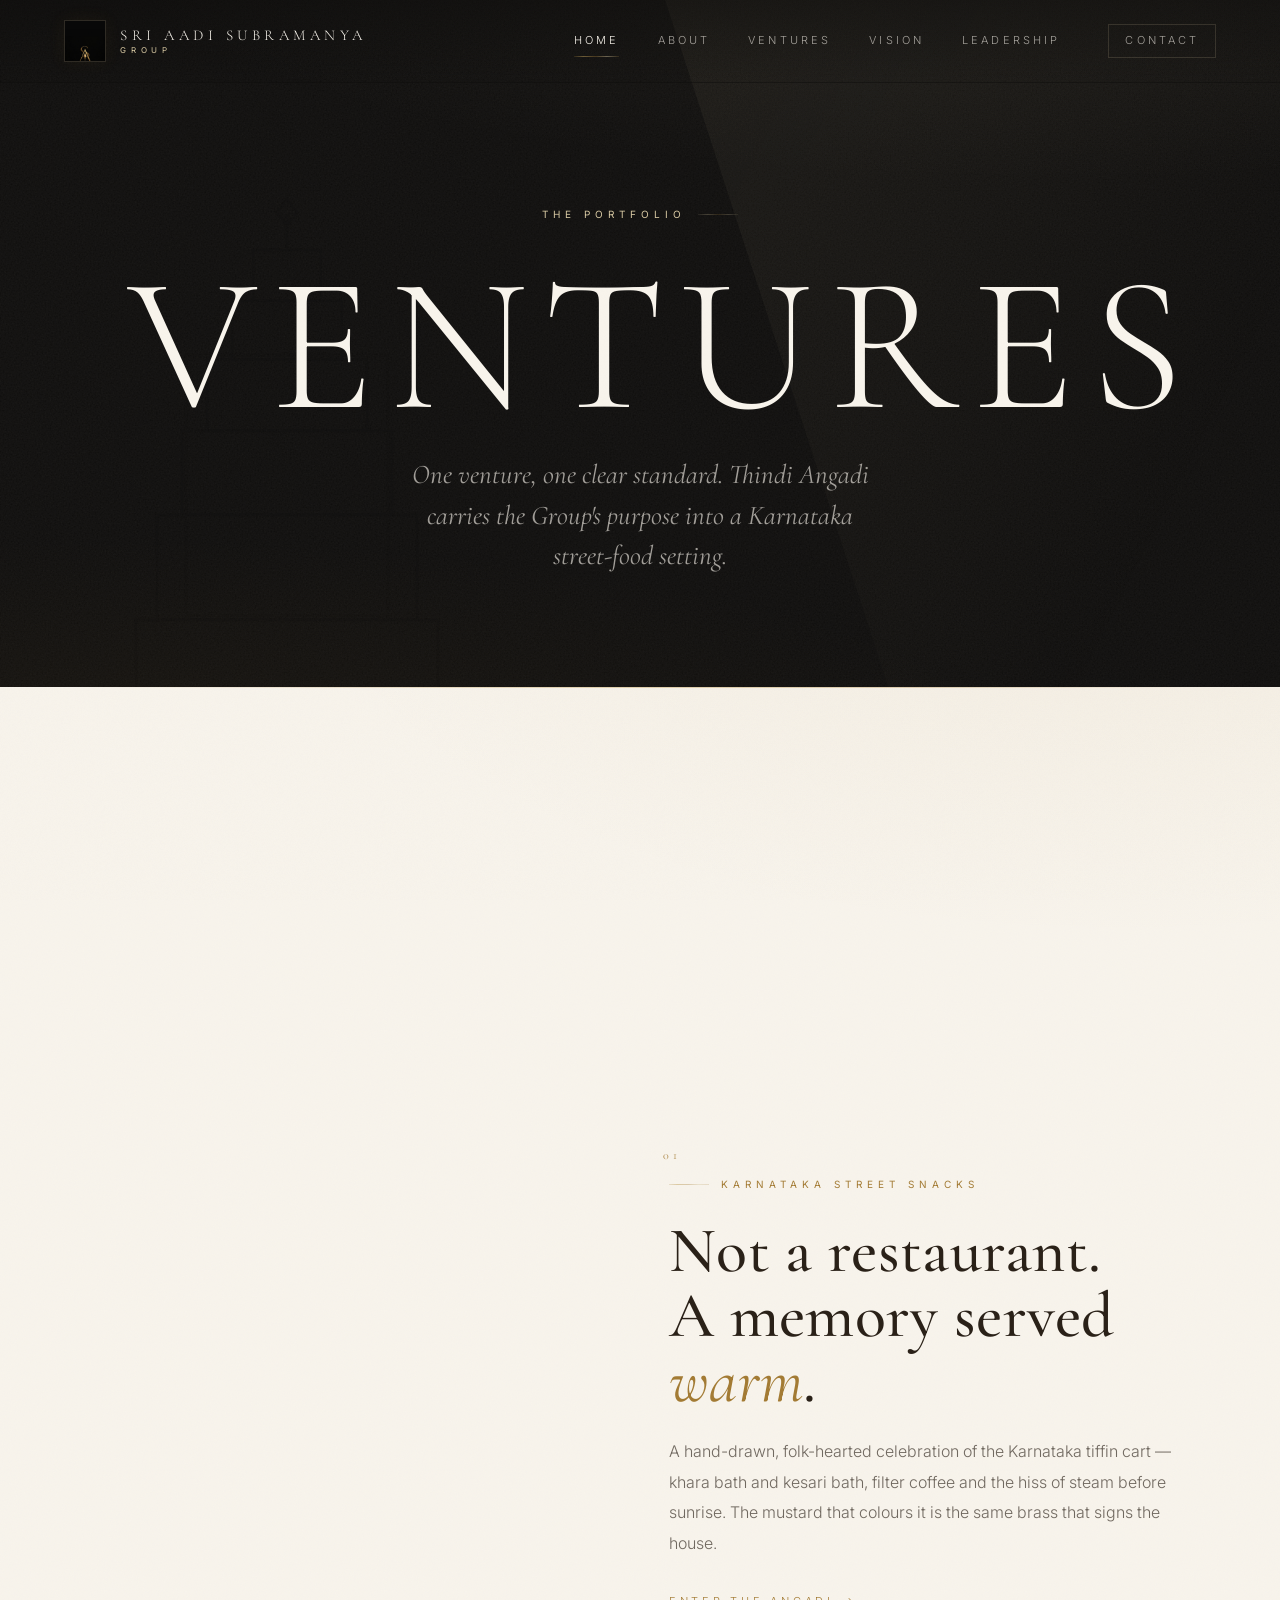
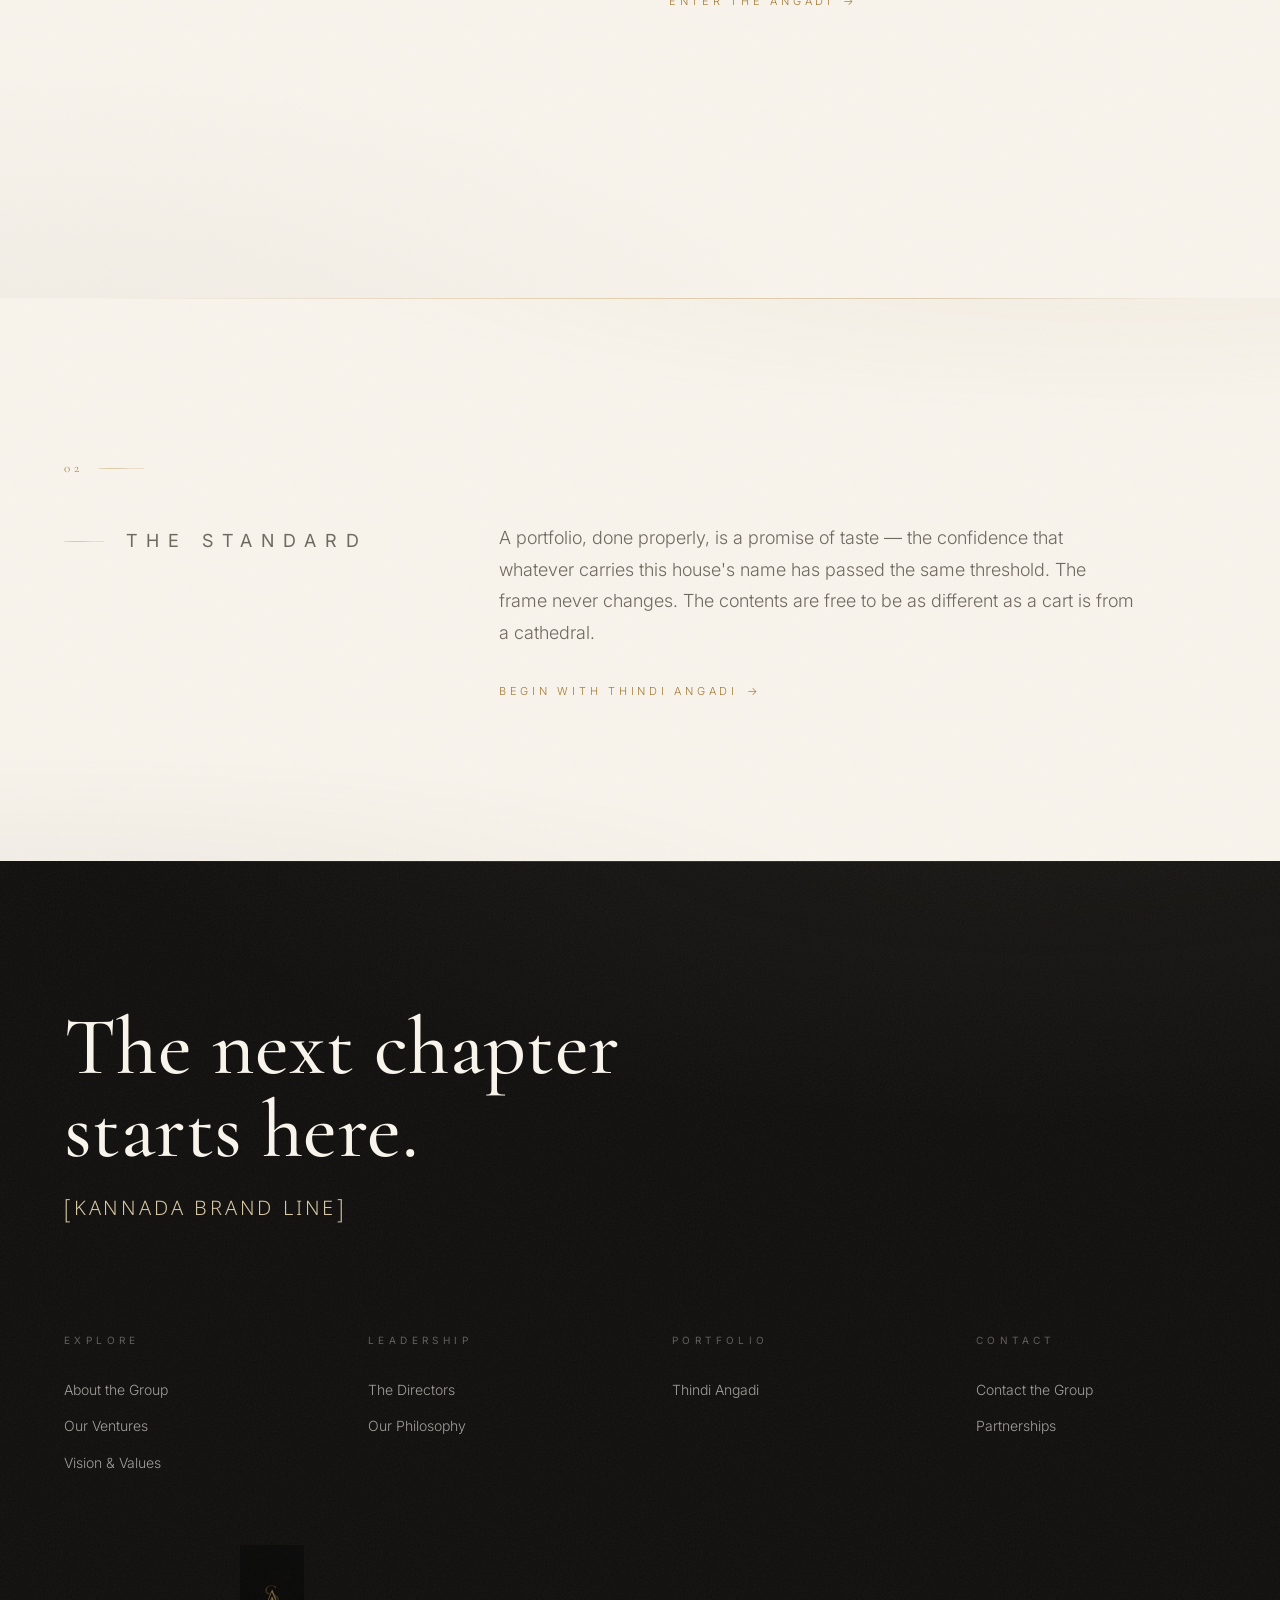
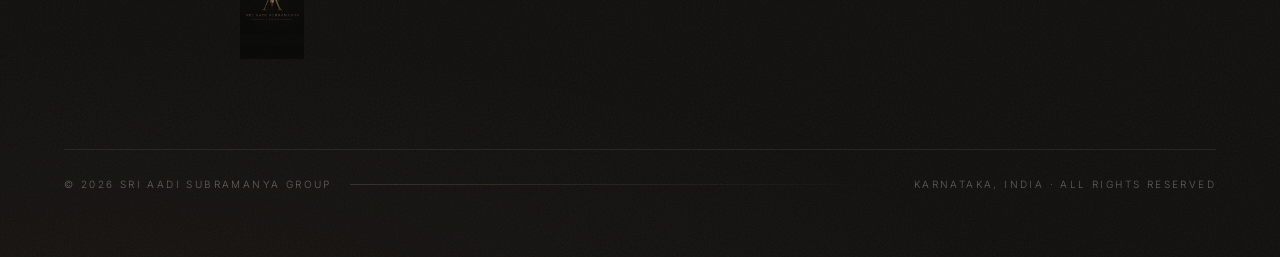
<file: businesses.html>
<!DOCTYPE html>
<html lang="en">
<head>
  <meta charset="UTF-8">
  <meta name="viewport" content="width=device-width, initial-scale=1.0">
  <title>Ventures — Sri Aadi Subramanya Group</title>
  <meta name="description" content="A curated portfolio of ventures under the Sri Aadi Subramanya Group — including Thindi Angadi, a Karnataka street-snacks brand.">
  <link rel="icon" type="image/png" href="assets/img/favicon-64.png">
  <link rel="apple-touch-icon" href="assets/img/apple-touch-icon.png">
  <link rel="preconnect" href="https://fonts.googleapis.com">
  <link rel="preconnect" href="https://fonts.gstatic.com" crossorigin>
  <link href="https://fonts.googleapis.com/css2?family=Cormorant+Garamond:ital,wght@0,400;0,500;0,600;1,400;1,500&family=Inter:wght@300;400;500&family=Noto+Sans+Kannada:wght@400;600;700&display=swap" rel="stylesheet">
  <link rel="stylesheet" href="assets/css/base.css">
  <link rel="stylesheet" href="assets/css/layout.css">
  <link rel="stylesheet" href="assets/css/pages.css">
  <link rel="stylesheet" href="assets/css/refine.css">
</head>
<body>

  <header class="site-nav" id="siteNav">
    <a class="brand" href="index.html#home">
      <span class="brand-mark"><img src="assets/img/sri-aadi-subramanya-group-logo.png" alt="Sri Aadi Subramanya Group monogram"></span>
      <span class="brand-text">Sri Aadi Subramanya<small>Group</small></span>
    </a>
    <nav class="nav-links" aria-label="Primary">
      <a class="nav-link active" href="index.html#home">Home</a>
      <a class="nav-link" href="index.html#who-we-are">About</a>
      <a class="nav-link" href="index.html#ventures">Ventures</a>
      <a class="nav-link" href="index.html#vision">Vision</a>
      <a class="nav-link" href="index.html#leadership">Leadership</a>
      <a class="nav-link nav-link--contact" href="index.html#contact">Contact</a>
    </nav>
    <button class="nav-toggle" aria-label="Menu" aria-expanded="false"><span></span><span></span><span></span></button>
  </header>

  <div class="mobile-menu">
    <a href="index.html#home">Home</a>
    <a href="index.html#who-we-are">About</a>
    <a href="index.html#ventures">Ventures</a>
    <a href="index.html#vision">Vision</a>
    <a href="index.html#leadership">Leadership</a>
    <a href="index.html#contact">Contact</a>
    <div class="mm-rule"></div>
    <span class="mm-badge">Built with precision.</span>
  </div>

  <main>
    <section class="page-hero scene--dark granite">
      <div class="hero-fx" data-plx="0.2" aria-hidden="true"></div>
      <div class="wrap">
        <p class="eyebrow reveal in">The Portfolio</p>
        <h1 class="bigword reveal in">VENTURES</h1>
        <p class="lead reveal in">One venture, one clear standard. Thindi Angadi carries the Group's purpose into a Karnataka street-food setting.</p>
      </div>
    </section>

    <section class="scene scene--light paper">
      <div class="wrap">
        <span class="scene-num reveal">01</span>

        <article class="mag mag--thindi">
           <div class="mag-visual image-grade reveal-mask">
             <img src="assets/img/thindi-scene.svg" alt="Thindi Angadi — morning light on the cart: brass vessels, steam, banana leaves" data-asset-review="human-cart-and-vessel-check">
             <span class="mag-plate">Morning light &middot; brass &middot; steam</span>
          </div>
          <div class="mag-text reveal">
            <span class="mag-index" aria-hidden="true">01</span>
            <p class="eyebrow">Karnataka Street Snacks</p>
            <h2 class="display">Not a restaurant.<br>A memory served <em>warm</em>.</h2>
            <p class="copy">A hand-drawn, folk-hearted celebration of the Karnataka tiffin cart — khara bath and kesari bath, filter coffee and the hiss of steam before sunrise. The mustard that colours it is the same brass that signs the house.</p>
            <a class="link-arrow" href="thindi-angadi.html">Enter the Angadi <span class="arr">&#8594;</span></a>
          </div>
        </article>

      </div>
    </section>

    <section class="scene scene--light paper">
      <div class="wrap">
        <span class="scene-num reveal">02</span>
        <div class="editorial">
          <div>
            <p class="eyebrow reveal">The Standard</p>
          </div>
          <div>
            <p class="reveal">A portfolio, done properly, is a promise of taste — the confidence that whatever carries this house's name has passed the same threshold. The frame never changes. The contents are free to be as different as a cart is from a cathedral.</p>
            <a class="link-arrow reveal" href="thindi-angadi.html">Begin with Thindi Angadi <span class="arr">&#8594;</span></a>
          </div>
        </div>
      </div>
    </section>
  </main>

  <footer class="site-footer granite">
    <div class="wrap">
      <div class="footer-voice">
        <p class="display reveal">The next chapter<br>starts here.</p>
        <p class="kannada" data-copy-slot="kannada-brand-line" data-proof="native-speaker-required">[KANNADA BRAND LINE]</p>
      </div>
      <div class="footer-grid">
        <div class="footer-col">
          <h4>Explore</h4>
          <a href="index.html#who-we-are">About the Group</a>
          <a href="index.html#ventures">Our Ventures</a>
          <a href="index.html#vision">Vision &amp; Values</a>
        </div>
        <div class="footer-col">
          <h4>Leadership</h4>
          <a href="index.html#leadership">The Directors</a>
          <a href="index.html#philosophy">Our Philosophy</a>
        </div>
        <div class="footer-col">
          <h4>Portfolio</h4>
          <a href="thindi-angadi.html">Thindi Angadi</a>
        </div>
        <div class="footer-col">
          <h4>Contact</h4>
          <a href="index.html#contact">Contact the Group</a>
          <a href="contact.html">Partnerships</a>
        </div>
        <div class="footer-col footer-col--brand">
          <span class="f-mark"><img src="assets/img/sri-aadi-subramanya-group-logo.png" alt="Sri Aadi Subramanya Group monogram"></span>
        </div>
      </div>
      <div class="footer-base">
        <span>&#169; <span data-year>2026</span> Sri Aadi Subramanya Group</span>
        <span class="fb-rule"></span>
        <span>Karnataka, India &middot; All rights reserved</span>
      </div>
    </div>
  </footer>

  <script src="assets/js/main.js"></script>
</body>
</html>
</file>
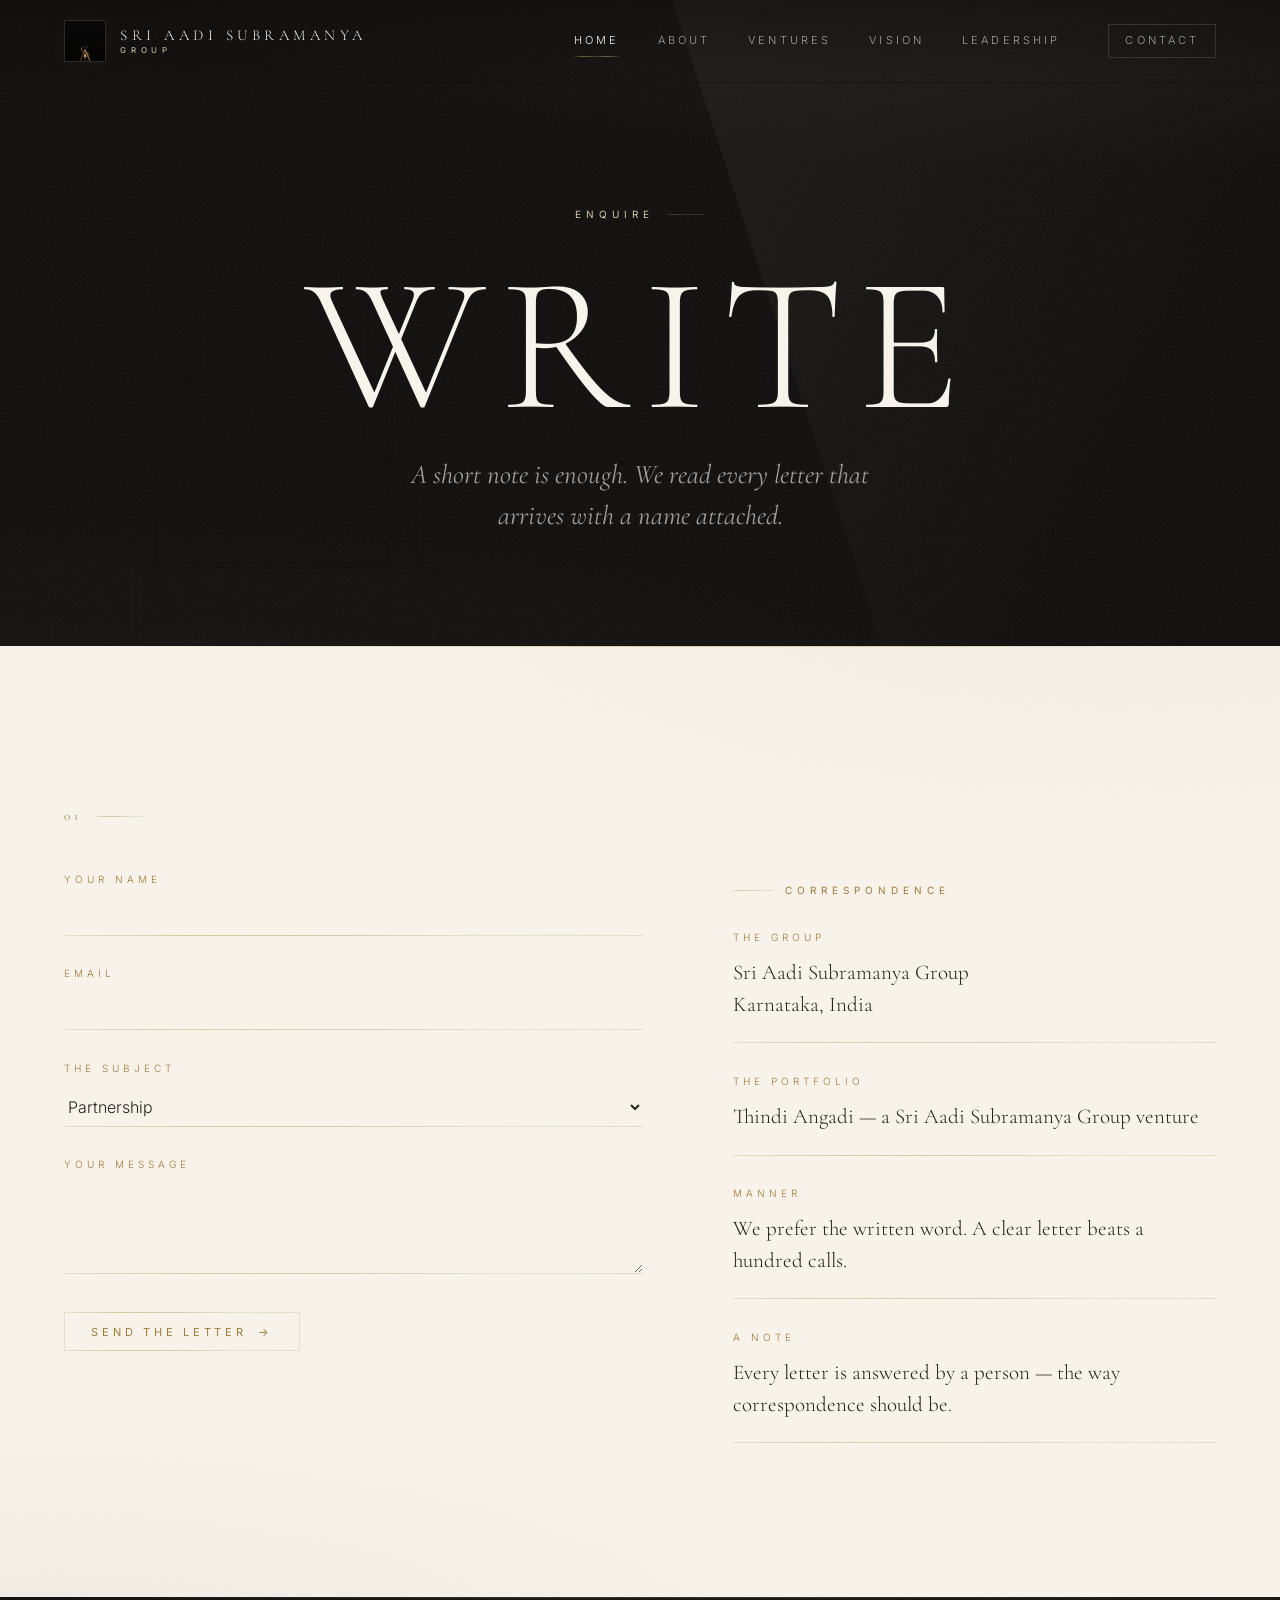
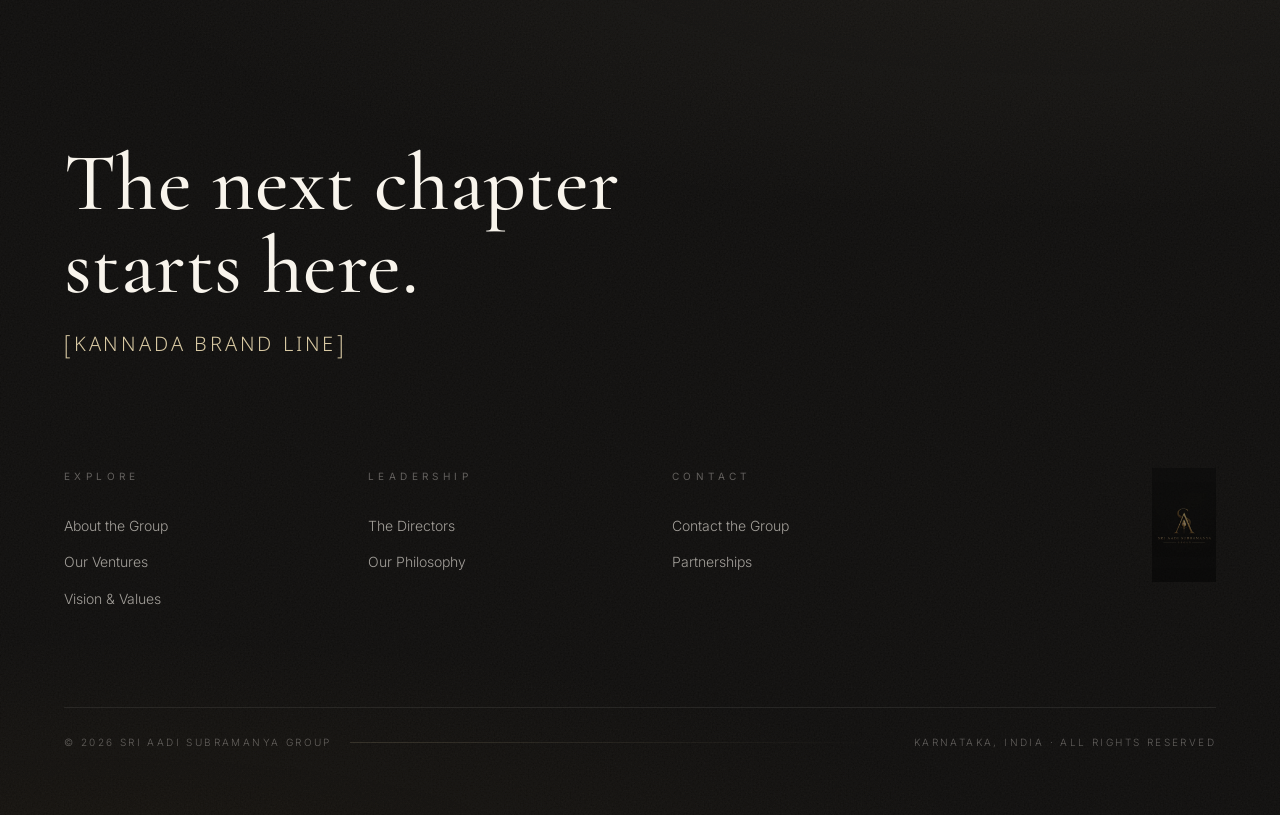
<file: contact.html>
<!DOCTYPE html>
<html lang="en">
<head>
  <meta charset="UTF-8">
  <meta name="viewport" content="width=device-width, initial-scale=1.0">
  <title>Enquire — Sri Aadi Subramanya Group</title>
  <meta name="description" content="Reach the Sri Aadi Subramanya Group — partnerships, ventures, and general enquiries.">
  <link rel="icon" type="image/png" href="assets/img/favicon-64.png">
  <link rel="apple-touch-icon" href="assets/img/apple-touch-icon.png">
  <link rel="preconnect" href="https://fonts.googleapis.com">
  <link rel="preconnect" href="https://fonts.gstatic.com" crossorigin>
  <link href="https://fonts.googleapis.com/css2?family=Cormorant+Garamond:ital,wght@0,400;0,500;0,600;1,400;1,500&family=Inter:wght@300;400;500&family=Noto+Sans+Kannada:wght@400;600;700&display=swap" rel="stylesheet">
  <link rel="stylesheet" href="assets/css/base.css">
  <link rel="stylesheet" href="assets/css/layout.css">
  <link rel="stylesheet" href="assets/css/pages.css">
  <link rel="stylesheet" href="assets/css/refine.css">
</head>
<body>

  <header class="site-nav" id="siteNav">
    <a class="brand" href="index.html#home">
      <span class="brand-mark"><img src="assets/img/sri-aadi-subramanya-group-logo.png" alt="Sri Aadi Subramanya Group monogram"></span>
      <span class="brand-text">Sri Aadi Subramanya<small>Group</small></span>
    </a>
    <nav class="nav-links" aria-label="Primary">
      <a class="nav-link active" href="index.html#home">Home</a>
      <a class="nav-link" href="index.html#who-we-are">About</a>
      <a class="nav-link" href="index.html#ventures">Ventures</a>
      <a class="nav-link" href="index.html#vision">Vision</a>
      <a class="nav-link" href="index.html#leadership">Leadership</a>
      <a class="nav-link nav-link--contact" href="index.html#contact">Contact</a>
    </nav>
    <button class="nav-toggle" aria-label="Menu" aria-expanded="false"><span></span><span></span><span></span></button>
  </header>

  <div class="mobile-menu">
    <a href="index.html#home">Home</a>
    <a href="index.html#who-we-are">About</a>
    <a href="index.html#ventures">Ventures</a>
    <a href="index.html#vision">Vision</a>
    <a href="index.html#leadership">Leadership</a>
    <a href="index.html#contact">Contact</a>
    <div class="mm-rule"></div>
    <span class="mm-badge">Built with precision.</span>
  </div>

  <main>
    <section class="page-hero scene--dark granite">
      <div class="hero-fx" data-plx="0.2" aria-hidden="true"></div>
      <div class="wrap">
        <p class="eyebrow reveal in">Enquire</p>
        <h1 class="bigword reveal in">WRITE</h1>
        <p class="lead reveal in">A short note is enough. We read every letter that arrives with a name attached.</p>
      </div>
    </section>

    <section class="scene scene--light paper">
      <div class="wrap">
        <span class="scene-num reveal">01</span>
        <div class="contact-grid">
          <div>
            <form id="contactForm" novalidate>
              <div class="field reveal">
                <label for="f-name">Your Name</label>
                <input type="text" id="f-name" name="name" required autocomplete="name">
              </div>
              <div class="field reveal">
                <label for="f-email">Email</label>
                <input type="email" id="f-email" name="email" required autocomplete="email">
              </div>
              <div class="field reveal">
                <label for="f-topic">The Subject</label>
                <select id="f-topic" name="topic">
                  <option value="partnership">Partnership</option>
                  <option value="venture">Proposing a Venture</option>
                  <option value="thindi">Thindi Angadi</option>
                  <option value="general">General Enquiry</option>
                </select>
              </div>
              <div class="field reveal">
                <label for="f-msg">Your Message</label>
                <textarea id="f-msg" name="message" required></textarea>
              </div>
              <button class="btn reveal" type="submit">Send the Letter <span class="arr">&#8594;</span></button>
              <div class="form-success" id="formSuccess">Your note has been received. The house replies in its own time — which is to say, shortly and properly.</div>
            </form>
          </div>

          <aside class="contact-details">
            <p class="eyebrow reveal">Correspondence</p>
            <div class="contact-detail reveal">
              <span class="cd-label">The Group</span>
              <p>Sri Aadi Subramanya Group<br>Karnataka, India</p>
            </div>
            <div class="contact-detail reveal">
              <span class="cd-label">The Portfolio</span>
              <p>Thindi Angadi — a Sri Aadi Subramanya Group venture</p>
            </div>
            <div class="contact-detail reveal">
              <span class="cd-label">Manner</span>
              <p>We prefer the written word. A clear letter beats a hundred calls.</p>
            </div>
            <div class="contact-detail reveal">
              <span class="cd-label">A Note</span>
              <p>Every letter is answered by a person — the way correspondence should be.</p>
            </div>
          </aside>
        </div>
      </div>
    </section>
  </main>

  <footer class="site-footer granite">
    <div class="wrap">
      <div class="footer-voice">
        <p class="display reveal">The next chapter<br>starts here.</p>
        <p class="kannada" data-copy-slot="kannada-brand-line" data-proof="native-speaker-required">[KANNADA BRAND LINE]</p>
      </div>
      <div class="footer-grid">
        <div class="footer-col">
          <h4>Explore</h4>
          <a href="index.html#who-we-are">About the Group</a>
          <a href="index.html#ventures">Our Ventures</a>
          <a href="index.html#vision">Vision &amp; Values</a>
        </div>
        <div class="footer-col">
          <h4>Leadership</h4>
          <a href="index.html#leadership">The Directors</a>
          <a href="index.html#philosophy">Our Philosophy</a>
        </div>
        <div class="footer-col">
          <h4>Contact</h4>
          <a href="index.html#contact">Contact the Group</a>
          <a href="contact.html">Partnerships</a>
        </div>
        <div class="footer-col footer-col--brand">
          <span class="f-mark"><img src="assets/img/sri-aadi-subramanya-group-logo.png" alt="Sri Aadi Subramanya Group monogram"></span>
        </div>
      </div>
      <div class="footer-base">
        <span>&#169; <span data-year>2026</span> Sri Aadi Subramanya Group</span>
        <span class="fb-rule"></span>
        <span>Karnataka, India &middot; All rights reserved</span>
      </div>
    </div>
  </footer>

  <script src="assets/js/main.js"></script>
</body>
</html>
</file>
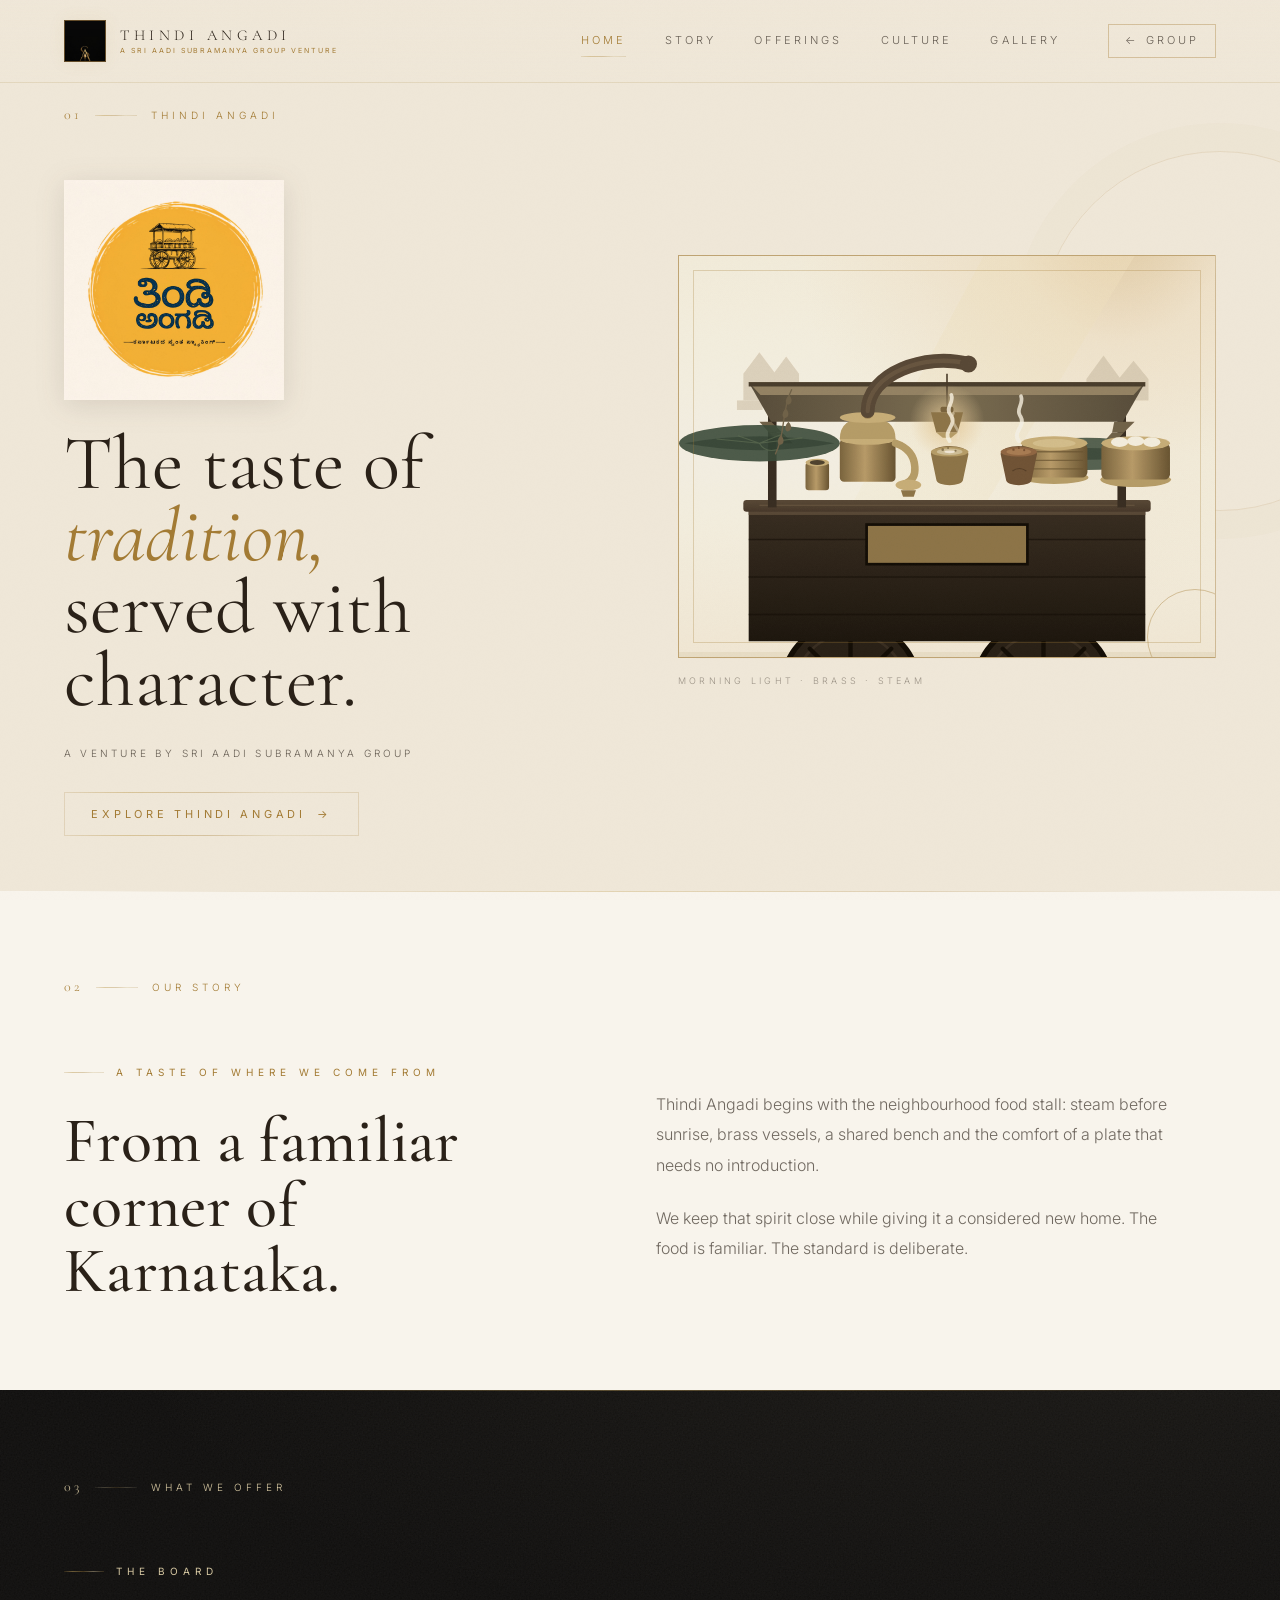
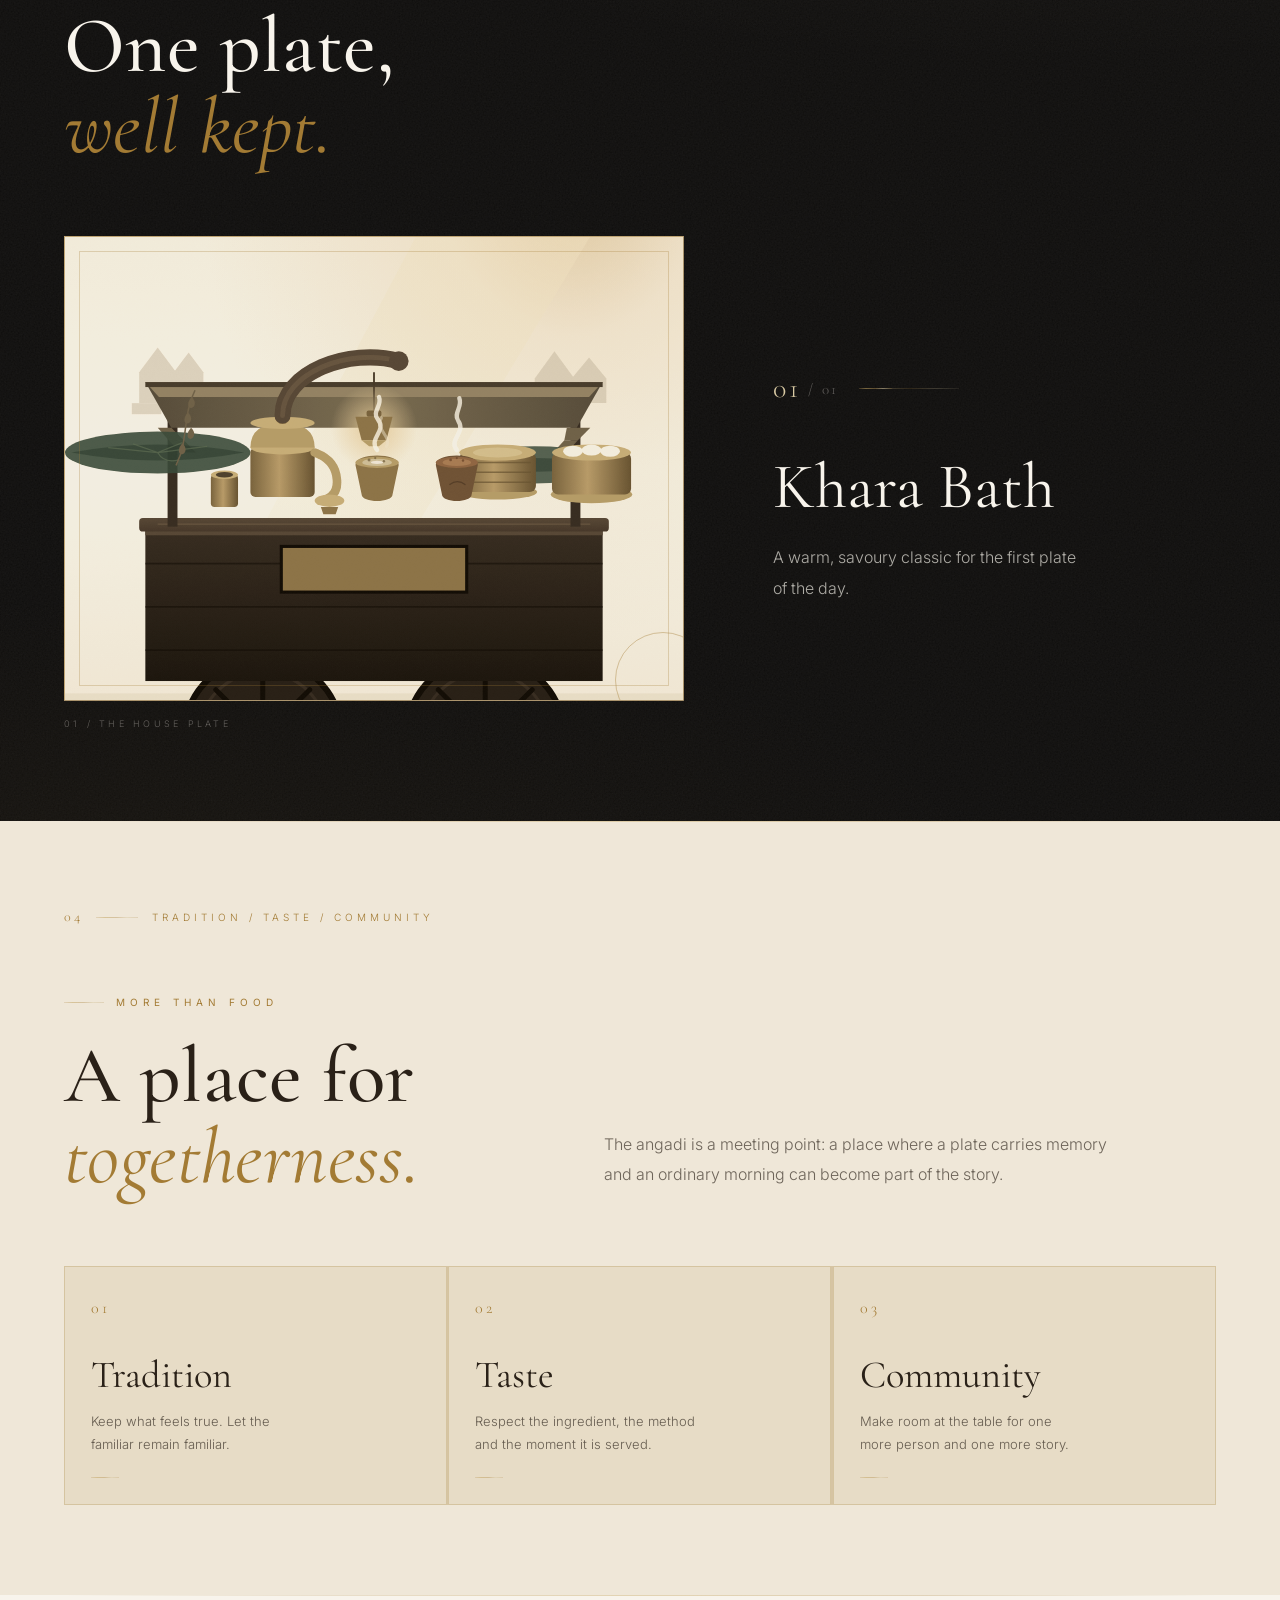
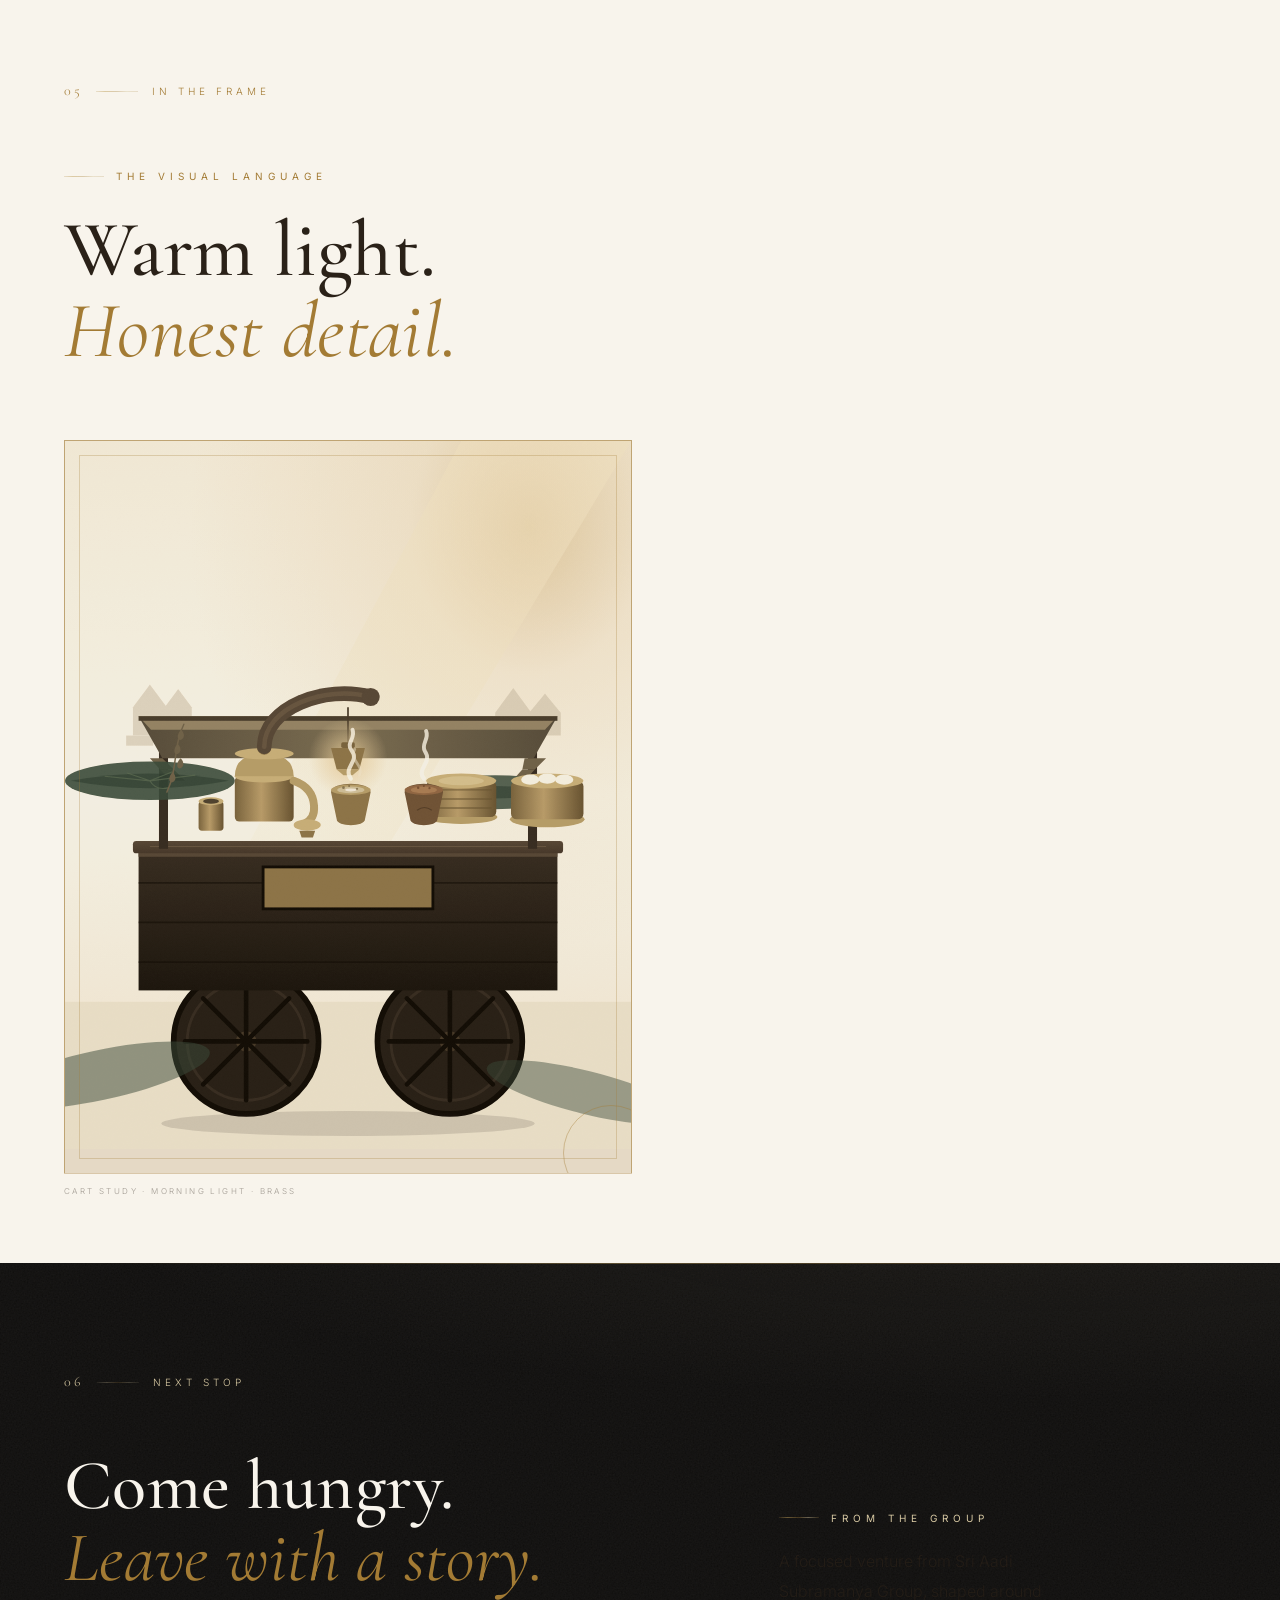
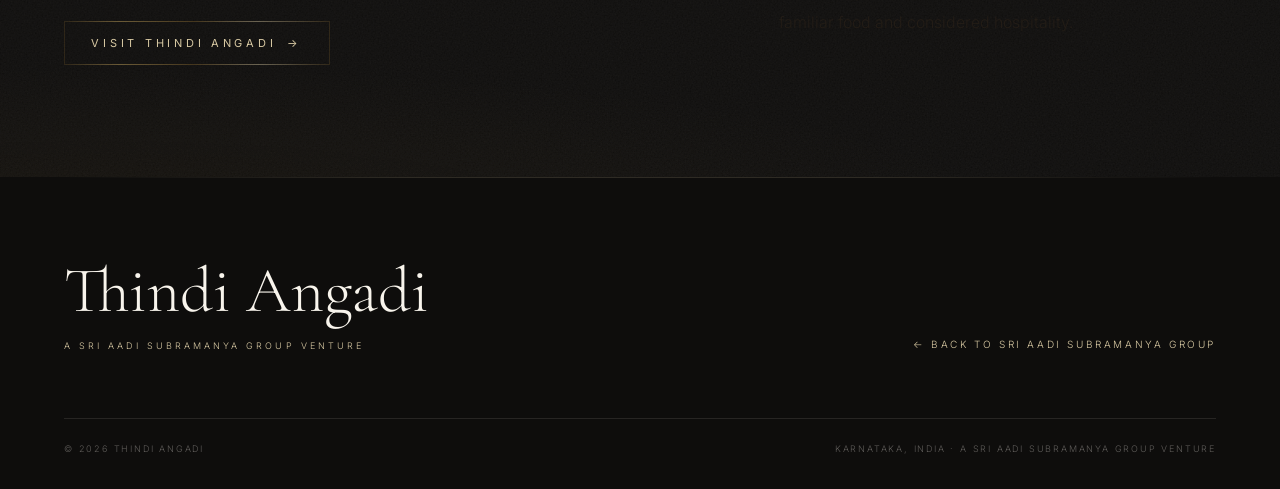
<file: thindi-angadi.html>
<!DOCTYPE html>
<html lang="en">
<head>
  <meta charset="UTF-8">
  <meta name="viewport" content="width=device-width, initial-scale=1.0">
  <title>Thindi Angadi — A Sri Aadi Subramanya Group Venture</title>
  <meta name="description" content="Thindi Angadi — a premium contemporary expression of Karnataka street food, presented by Sri Aadi Subramanya Group.">
  <link rel="icon" type="image/png" href="assets/img/favicon-64.png">
  <link rel="apple-touch-icon" href="assets/img/apple-touch-icon.png">
  <link rel="preconnect" href="https://fonts.googleapis.com">
  <link rel="preconnect" href="https://fonts.gstatic.com" crossorigin>
  <link href="https://fonts.googleapis.com/css2?family=Cormorant+Garamond:ital,wght@0,400;0,500;0,600;1,400;1,500&family=Inter:wght@300;400;500&family=Noto+Sans+Kannada:wght@400;600;700&display=swap" rel="stylesheet">
  <link rel="stylesheet" href="assets/css/base.css">
  <link rel="stylesheet" href="assets/css/layout.css">
  <link rel="stylesheet" href="assets/css/pages.css">
  <link rel="stylesheet" href="assets/css/refine.css">
  <link rel="stylesheet" href="assets/css/thindi.css">
</head>
<body class="thindi-page">

  <header class="site-nav" id="siteNav">
    <a class="brand thindi-brand" href="index.html#home" aria-label="Return to Sri Aadi Subramanya Group">
      <span class="brand-mark"><img src="assets/img/sri-aadi-subramanya-group-logo.png" alt="Sri Aadi Subramanya Group monogram"></span>
      <span class="brand-text">Thindi Angadi<small>A Sri Aadi Subramanya Group Venture</small></span>
    </a>
    <nav class="nav-links" aria-label="Thindi Angadi navigation">
      <a class="nav-link active" href="#top">Home</a>
      <a class="nav-link" href="#story">Story</a>
      <a class="nav-link" href="#offerings">Offerings</a>
      <a class="nav-link" href="#culture">Culture</a>
      <a class="nav-link" href="#gallery">Gallery</a>
      <a class="nav-link nav-link--contact" href="index.html#home">&#8592; Group</a>
    </nav>
    <button class="nav-toggle" type="button" aria-label="Open menu" aria-expanded="false"><span></span><span></span><span></span></button>
  </header>

  <nav class="mobile-menu" aria-label="Thindi Angadi mobile navigation">
    <a href="#top">Home</a>
    <a href="#story">Story</a>
    <a href="#offerings">Offerings</a>
    <a href="#culture">Culture</a>
    <a href="#gallery">Gallery</a>
    <a href="index.html#home">Sri Aadi Subramanya Group</a>
    <div class="mm-rule"></div>
    <span class="mm-badge">A Sri Aadi Subramanya Group Venture</span>
  </nav>

  <main class="thindi-main">

    <!-- 01 - HERO -->
    <section class="thindi-hero paper" id="top" aria-labelledby="thindiTitle">
      <div class="wrap">
        <div class="thindi-hero__grid">
          <div class="thindi-hero__copy">
            <p class="thindi-section-label reveal"><span>01</span><span>Thindi Angadi</span></p>
            <img class="thindi-hero__logo reveal" src="assets/img/thindi-angadi-logo.png" alt="Thindi Angadi - ತಿಂಡಿ ಅಂಗಡಿ">
            <h1 class="thindi-hero__title reveal" id="thindiTitle">The taste of<br><em>tradition,</em><br>served with character.</h1>
            <p class="thindi-hero__parent reveal">A venture by Sri Aadi Subramanya Group</p>
            <a class="btn thindi-btn reveal" href="#offerings">Explore Thindi Angadi <span class="arr">&#8594;</span></a>
          </div>
          <figure class="thindi-image-frame thindi-hero__image reveal">
             <div class="thindi-image-frame__inner image-grade" data-asset-review="human-cart-and-vessel-check"><img src="assets/img/thindi-scene.svg" alt="Morning light at the Thindi Angadi cart"></div>
            <figcaption>Morning light &middot; brass &middot; steam</figcaption>
          </figure>
        </div>
      </div>
    </section>

    <!-- 02 - STORY -->
    <section class="thindi-section thindi-section--cream" id="story" aria-labelledby="storyTitle">
      <div class="wrap">
        <div class="thindi-section-label reveal"><span>02</span><span>Our story</span></div>
        <div class="thindi-story__grid">
          <div>
            <p class="eyebrow reveal">A taste of where we come from</p>
            <h2 class="display reveal" id="storyTitle">From a familiar<br>corner of Karnataka.</h2>
          </div>
          <div class="thindi-story__copy">
            <span class="gold-rule gold-rule--vertical" aria-hidden="true"></span>
            <div>
              <p class="copy reveal">Thindi Angadi begins with the neighbourhood food stall: steam before sunrise, brass vessels, a shared bench and the comfort of a plate that needs no introduction.</p>
              <p class="copy reveal">We keep that spirit close while giving it a considered new home. The food is familiar. The standard is deliberate.</p>
            </div>
          </div>
        </div>
      </div>
    </section>

    <!-- 03 - OFFERINGS -->
    <section class="thindi-section thindi-section--dark granite" id="offerings" aria-labelledby="offeringsTitle">
      <div class="wrap">
        <div class="thindi-section-label thindi-section-label--dark reveal"><span>03</span><span>What we offer</span></div>
        <div class="thindi-section-intro thindi-section-intro--dark">
          <div>
            <p class="eyebrow reveal">The board</p>
            <h2 class="display reveal" id="offeringsTitle">One plate,<br><em>well kept.</em></h2>
          </div>
          <p class="copy reveal">A focused offering shaped by the warmth of a Karnataka morning.</p>
        </div>

        <div class="food-showcase reveal" data-showcase>
          <div class="food-showcase__visual" aria-live="polite">
            <figure class="food-showcase__panel is-active" data-showcase-panel>
                <div class="thindi-image-frame"><div class="thindi-image-frame__inner image-grade" data-asset-review="human-cart-and-vessel-check"><img src="assets/img/thindi-scene.svg" alt="Thindi Angadi morning food scene"></div></div>
              <figcaption>01 / The house plate</figcaption>
            </figure>
          </div>
             <div class="food-showcase__detail">
             <div class="food-showcase__item is-active" data-showcase-detail>
               <div class="food-showcase__index"><span>01</span> / 01 <i><b></b></i></div>
               <h3>Khara Bath</h3>
               <p class="copy">A warm, savoury classic for the first plate of the day.</p>
             </div>
           </div>
        </div>
      </div>
    </section>

    <!-- 04 - CULTURE -->
    <section class="thindi-section thindi-section--warm" id="culture" aria-labelledby="cultureTitle">
      <div class="wrap">
        <div class="thindi-section-label reveal"><span>04</span><span>Tradition / taste / community</span></div>
        <div class="thindi-section-intro">
          <div>
            <p class="eyebrow reveal">More than food</p>
            <h2 class="display reveal" id="cultureTitle">A place for<br><em>togetherness.</em></h2>
          </div>
          <p class="copy reveal">The angadi is a meeting point: a place where a plate carries memory and an ordinary morning can become part of the story.</p>
        </div>
        <div class="culture-grid">
          <article class="culture-item reveal"><span>01</span><h3>Tradition</h3><p>Keep what feels true. Let the familiar remain familiar.</p></article>
          <article class="culture-item reveal"><span>02</span><h3>Taste</h3><p>Respect the ingredient, the method and the moment it is served.</p></article>
          <article class="culture-item reveal"><span>03</span><h3>Community</h3><p>Make room at the table for one more person and one more story.</p></article>
        </div>
      </div>
    </section>

    <!-- 05 - GALLERY -->
    <section class="thindi-section thindi-section--cream" id="gallery" aria-labelledby="galleryTitle">
      <div class="wrap">
        <div class="thindi-section-label reveal"><span>05</span><span>In the frame</span></div>
        <div class="thindi-section-intro">
          <div>
            <p class="eyebrow reveal">The visual language</p>
            <h2 class="display reveal" id="galleryTitle">Warm light.<br><em>Honest detail.</em></h2>
          </div>
          <p class="copy reveal">A place for the images that will define Thindi Angadi as it takes shape.</p>
        </div>
        <div class="thindi-gallery">
          <figure class="thindi-gallery__tile thindi-gallery__tile--large reveal">
            <div class="thindi-image-frame__inner image-grade" data-asset-review="human-vessel-and-cart-construction-review">
              <img src="assets/img/thindi-scene.svg" alt="Illustrated Thindi Angadi cart with brass vessels and steam">
            </div>
            <figcaption>Cart study &middot; morning light &middot; brass</figcaption>
          </figure>
        </div>
      </div>
    </section>

    <!-- 06 - WEBSITE AND CTA -->
    <section class="thindi-cta granite" id="official-website" aria-labelledby="ctaTitle">
      <div class="wrap">
        <div class="thindi-cta__grid">
          <div>
            <p class="thindi-section-label thindi-section-label--dark reveal"><span>06</span><span>Next stop</span></p>
            <h2 class="display reveal" id="ctaTitle">Come hungry.<br><em>Leave with a story.</em></h2>
            <a class="btn thindi-btn reveal" href="#offerings">Visit Thindi Angadi <span class="arr">&#8594;</span></a>
          </div>
          <div class="thindi-cta__note reveal">
            <p class="eyebrow">From the Group</p>
            <p class="copy">A focused venture from Sri Aadi Subramanya Group, shaped around familiar food and considered hospitality.</p>
          </div>
        </div>
      </div>
    </section>

  </main>

  <footer class="thindi-footer granite">
    <div class="wrap">
      <div class="thindi-footer__top">
        <div>
          <p class="thindi-footer__name">Thindi Angadi</p>
          <p class="thindi-footer__parent">A Sri Aadi Subramanya Group Venture</p>
        </div>
        <a class="thindi-footer__return" href="index.html#home">&#8592; Back to Sri Aadi Subramanya Group</a>
      </div>
      <div class="thindi-footer__base">
        <span>&#169; <span data-year>2026</span> Thindi Angadi</span>
        <span>Karnataka, India &middot; A Sri Aadi Subramanya Group Venture</span>
      </div>
    </div>
  </footer>

  <script src="assets/js/main.js"></script>
</body>
</html>
</file>
<file: assets/css/base.css>
/* ============================================================
   Sri Aadi Subramanya Group — Editorial House (v3)
   Base / tokens · textures · type
   Gold is an earned accent (~5% per screen), never a theme.
   ============================================================ */

:root {
  --temple-black: #0E0D0C;
  --granite:      #1A1A1A;
  --ivory-paper:  #F8F4EC;
  --old-brass:    #A37B34;   /* the only "gold" — used sparingly */
  --muted-sand:   #D8C9A3;
  --deep-brown:   #3D3025;
  --warm-cream:   #EFE7D8;

  --ink:          #2A2118;                 /* warm near-black on paper */
  --ink-2:        rgba(42, 33, 24, 0.66);
  --ink-3:        rgba(42, 33, 24, 0.42);
  --cream:        #F8F4EC;                 /* text on dark ground */
  --cream-2:      rgba(248, 244, 236, 0.62);
  --cream-3:      rgba(248, 244, 236, 0.34);

  --serif: 'Cormorant Garamond', 'Palatino Linotype', Georgia, serif;
  --sans:  'Inter', 'Helvetica Neue', 'Neue Haas Grotesk', Arial, sans-serif;
  --kannada: 'Noto Sans Kannada', var(--sans);

  --ease: cubic-bezier(0.22, 1, 0.36, 1);
  --baseline: 8px;
  --serif-cap-offset: 0.045em;
  --sans-cap-offset: 0.018em;
  --pad: clamp(24px, 5vw, 72px);

  --hairline:     rgba(163, 123, 52, 0.34);
  --hairline-soft: rgba(163, 123, 52, 0.14);
  --hairline-dark: rgba(216, 201, 163, 0.16);
  --metal-line: linear-gradient(90deg, rgba(163, 123, 52, 0.18) 0%, rgba(193, 161, 91, 0.5) 21%, rgba(163, 123, 52, 0.34) 49%, rgba(216, 201, 163, 0.44) 73%, rgba(163, 123, 52, 0.2) 100%);
  --metal-line-dark: linear-gradient(90deg, rgba(216, 201, 163, 0.08) 0%, rgba(216, 201, 163, 0.25) 23%, rgba(163, 123, 52, 0.18) 51%, rgba(216, 201, 163, 0.22) 76%, rgba(216, 201, 163, 0.08) 100%);
}

/* ---------- Texture plates (never flat colour) ---------- */
/* granite — dark grounds */
.granite {
  background-image:
    radial-gradient(130% 60% at 82% -8%, rgba(216, 201, 163, 0.05), transparent 58%),
    radial-gradient(120% 50% at 8% 108%, rgba(163, 123, 52, 0.05), transparent 60%),
    url("data:image/svg+xml,%3Csvg xmlns='http://www.w3.org/2000/svg' width='320' height='320'%3E%3Cfilter id='g'%3E%3CfeTurbulence type='fractalNoise' baseFrequency='0.62' numOctaves='3' stitchTiles='stitch'/%3E%3CfeColorMatrix values='0.12 0.12 0.12 0 0.40 0.12 0.12 0.12 0 0.38 0.12 0.12 0.12 0 0.34 0 0 0 0.07 0'/%3E%3C/filter%3E%3Crect width='320' height='320' filter='url(%23g)'/%3E%3C/svg%3E");
}
/* paper grain — light grounds */
.paper {
  background-image:
    radial-gradient(120% 60% at 88% -12%, rgba(163, 123, 52, 0.06), transparent 55%),
    radial-gradient(110% 50% at 4% 110%, rgba(61, 48, 37, 0.05), transparent 58%),
    url("data:image/svg+xml,%3Csvg xmlns='http://www.w3.org/2000/svg' width='280' height='280'%3E%3Cfilter id='p'%3E%3CfeTurbulence type='fractalNoise' baseFrequency='0.85' numOctaves='2' stitchTiles='stitch'/%3E%3CfeColorMatrix values='0.1 0.1 0.1 0 0.52 0.1 0.1 0.1 0 0.48 0.1 0.1 0.1 0 0.40 0 0 0 0.05 0'/%3E%3C/filter%3E%3Crect width='280' height='280' filter='url(%23p)'/%3E%3C/svg%3E");
}

/* ---------- Reset ---------- */
*, *::before, *::after { box-sizing: border-box; margin: 0; padding: 0; }
html { scroll-behavior: smooth; }
body {
  background: var(--ivory-paper);
  color: var(--ink);
  font-family: var(--sans);
  font-weight: 300;
  line-height: 1.75;
  -webkit-font-smoothing: antialiased;
  text-rendering: optimizeLegibility;
  overflow-x: hidden;
}
img { display: block; max-width: 100%; }
a { color: inherit; text-decoration: none; }
ul, ol { list-style: none; }
::selection { background: rgba(163, 123, 52, 0.28); color: var(--ink); }

.wrap { max-width: 1360px; margin: 0 auto; padding: 0 var(--pad); }

/* ---------- Reveal on scroll (slow, one intentional curve) ---------- */
.reveal {
  opacity: 0;
  transform: translateY(22px);
  transition: opacity 0.9s var(--ease), transform 0.9s var(--ease);
  will-change: opacity, transform;
}
.reveal.in { opacity: 1; transform: none; }

/* ---------- Scene scaffolding ---------- */
.scene { padding-block: clamp(90px, 12vw, 170px); position: relative; }
.scene--dark  { background-color: var(--temple-black); color: var(--cream); }
.scene--light { background-color: var(--ivory-paper); color: var(--ink); }
.scene--warm  { background-color: var(--warm-cream); color: var(--ink); }

/* one hairline rule per scene — brass, fading at the edges */
.scene::before {
  content: ""; position: absolute; top: 0;
  left: var(--pad); right: var(--pad); height: 1px;
  background: linear-gradient(90deg, transparent 0%, rgba(163, 123, 52, 0.18) 23%, rgba(193, 161, 91, 0.42) 49%, rgba(163, 123, 52, 0.3) 74%, transparent 100%);
}
.scene--dark::before {
  background: linear-gradient(90deg, transparent 0%, rgba(216, 201, 163, 0.08) 23%, rgba(216, 201, 163, 0.22) 49%, rgba(216, 201, 163, 0.16) 74%, transparent 100%);
}

/* section numeral — brass, one per section */
.scene-num {
  display: inline-flex; align-items: center; gap: 14px;
  padding-top: var(--serif-cap-offset);
  font-family: var(--serif);
  font-size: 13px; line-height: 1; letter-spacing: 0.34em;
  color: var(--old-brass);
  margin-bottom: clamp(28px, 4vw, 48px);
}
.scene-num::after { content: ""; width: 46px; height: 1px; background: var(--metal-line); }

/* ---------- Typography ---------- */
.eyebrow {
  display: inline-flex; align-items: center; gap: 1.2em;
  padding-top: var(--sans-cap-offset);
  font-size: 10px; font-weight: 400; letter-spacing: 0.5em; line-height: 1; text-transform: uppercase;
  color: var(--old-brass);
}
.eyebrow::before { content: ""; width: 40px; height: 1px; background: var(--metal-line); flex-shrink: 0; }
.scene--dark .eyebrow { color: var(--muted-sand); }
.scene--dark .eyebrow::before { background: var(--metal-line-dark); }

.display {
  font-family: var(--serif); font-weight: 500;
  font-size: clamp(38px, 6.2vw, 92px);
  line-height: 1.02;
  padding-top: var(--serif-cap-offset);
  margin-bottom: calc(var(--serif-cap-offset) * -1);
  letter-spacing: 0.005em;
  color: inherit;
  text-wrap: balance;
}
.display--mega {
  font-size: clamp(52px, 10vw, 168px);
  line-height: 0.96;
  font-weight: 400;
}
.display em { font-style: italic; font-weight: 400; color: var(--old-brass); }
.scene--dark .display em { color: var(--muted-sand); }

.bigword {
  font-family: var(--serif); font-weight: 300;
  font-size: clamp(56px, 15vw, 280px);
  line-height: 0.85; letter-spacing: 0.08em;
  padding-top: var(--serif-cap-offset);
  margin-bottom: calc(var(--serif-cap-offset) * -1);
  text-transform: uppercase;
  color: inherit;
  white-space: nowrap; user-select: none;
}

.copy {
  font-size: clamp(14px, 1.35vw, 16px);
  color: var(--ink-2);
  line-height: 1.9;
  max-width: 52ch;
  font-weight: 300;
}
.scene--dark .copy { color: var(--cream-2); }

.closing {
  font-family: var(--serif); font-style: italic; font-weight: 400;
  font-size: clamp(26px, 4vw, 54px);
  line-height: 1.22;
  color: inherit;
}
.closing em { color: var(--old-brass); font-style: normal; }
.scene--dark .closing em { color: var(--muted-sand); }

.kannada { font-family: var(--kannada); }

/* ---------- Buttons / links ---------- */
.link-arrow {
  display: inline-flex; align-items: center; gap: 0.8em;
  font-size: 11px; letter-spacing: 0.34em; text-transform: uppercase;
  color: var(--old-brass);
  position: relative;
  padding-bottom: 6px;
}
.link-arrow::after {
  content: ""; position: absolute; left: 0; bottom: 0; width: 100%; height: 1px;
   background: var(--metal-line);
  transform: scaleX(0); transform-origin: right;
  transition: transform 0.6s var(--ease);
}
.link-arrow:hover::after { transform: scaleX(1); transform-origin: left; }
.link-arrow .arr { transition: transform 0.6s var(--ease); }
.link-arrow:hover .arr { transform: translateX(6px); }
.scene--dark .link-arrow { color: var(--muted-sand); }
.scene--dark .link-arrow::after { background: var(--metal-line-dark); }

.btn {
  display: inline-flex; align-items: center; gap: 1em;
  padding: 1.05em 2.4em;
  border: 1px solid var(--hairline);
  background: transparent;
  color: var(--old-brass);
  font-family: var(--sans); font-size: 11px; font-weight: 400;
  letter-spacing: 0.34em; text-transform: uppercase;
   cursor: pointer;
   border-image: var(--metal-line) 1;
  transition: background 0.6s var(--ease), color 0.6s var(--ease), border-color 0.6s var(--ease);
}
.btn:hover { border-color: var(--ink); background: var(--ink); color: var(--ivory-paper); }
.btn .arr { transition: transform 0.6s var(--ease); }
.btn:hover .arr { transform: translateX(6px); }

/* Optical border treatment: the brass shifts slightly instead of reading as a UI rule. */
:where(.brand-mark, .brand-lockup__frame, .venture-showcase__frame, .director-card--text-only,
  .brand-lockup__ring, .brand-lockup__inner, .nav-link--contact, .nav-toggle,
  .values-list, .value-item, .values-grid, .director-card__image, .thindi-image-frame__inner,
  .culture-item, .form-success, .contact-detail) {
  border-image: var(--metal-line) 1;
}

/* One grade keeps the cart, food and texture imagery in the same editorial world. */
.image-grade.image-grade img {
  filter: grayscale(0.14) contrast(1.14) brightness(0.9) saturate(0.76) sepia(0.16);
}
</file>
<file: assets/css/layout.css>
/* ============================================================
   Layout — adaptive nav · mobile menu · hero · page hero
   ============================================================ */

/* ---------- Navigation (adaptive: dark over hero, paper after) ---------- */
.site-nav {
  position: fixed; top: 0; left: 0; right: 0; z-index: 60;
  display: flex; align-items: center; justify-content: space-between;
  padding: 20px var(--pad);
  background: linear-gradient(180deg, rgba(14, 13, 12, 0.5), rgba(14, 13, 12, 0));
  border-bottom: 1px solid transparent;
  transition: background 0.6s var(--ease), border-color 0.6s var(--ease), padding 0.6s var(--ease);
}
.site-nav.scrolled {
  padding-block: 12px;
  background: rgba(248, 244, 236, 0.94);
  backdrop-filter: blur(14px);
  border-color: var(--hairline-soft);
}

.brand { display: flex; align-items: center; gap: 14px; }
.brand-mark {
  width: 42px; height: 42px; overflow: hidden;
  border: 1px solid var(--hairline-dark);
  background: var(--temple-black);
  flex-shrink: 0;
  box-shadow: 0 0 18px rgba(163, 123, 52, 0.08);
  transition: border-color 0.5s var(--ease), box-shadow 0.5s var(--ease);
}
.brand-mark img { width: 100%; height: 100%; object-fit: cover; object-position: top center; }
.brand:hover .brand-mark { border-color: var(--hairline); box-shadow: 0 0 24px rgba(163, 123, 52, 0.14); }
.brand-text { font-family: var(--serif); font-size: 15px; letter-spacing: 0.3em; text-transform: uppercase; color: var(--cream); line-height: 1.1; }
.brand-text small { display: block; font-size: 8px; letter-spacing: 0.6em; color: var(--muted-sand); margin-top: 3px; font-family: var(--sans); font-weight: 400; }
.site-nav.scrolled .brand-text { color: var(--ink); }
.site-nav.scrolled .brand-text small { color: var(--old-brass); }
.site-nav.scrolled .brand-mark { background: var(--temple-black); border-color: var(--hairline-soft); }

.nav-links { display: flex; align-items: center; gap: clamp(20px, 3vw, 40px); }
.nav-link {
  position: relative;
  font-size: 11px; letter-spacing: 0.28em; text-transform: uppercase;
  color: var(--cream-2);
  padding: 6px 0;
  transition: color 0.5s var(--ease);
}
.nav-link::after {
  content: ""; position: absolute; left: 0; bottom: 0; width: 100%; height: 1px;
   background: var(--metal-line);
  transform: scaleX(0); transform-origin: right;
  transition: transform 0.6s var(--ease);
}
.nav-link:hover, .nav-link.active { color: var(--cream); }
.site-nav.scrolled .nav-link { color: var(--ink-2); }
.site-nav.scrolled .nav-link:hover, .site-nav.scrolled .nav-link.active { color: var(--old-brass); }
.nav-link:hover::after, .nav-link.active::after { transform: scaleX(1); transform-origin: left; }
.nav-link--contact { margin-left: 10px; padding-inline: 16px; border: 1px solid var(--hairline-dark); }
.nav-link--contact::after { left: 16px; right: 16px; width: auto; }

.nav-toggle { display: none; }

/* Mobile menu — dark, full-screen, quiet */
.mobile-menu {
  position: fixed; inset: 0; z-index: 55;
  background: rgba(14, 13, 12, 0.98);
  display: flex; flex-direction: column; align-items: center; justify-content: center; gap: 8px;
  opacity: 0; visibility: hidden;
   transition: opacity 0.6s var(--ease), visibility 0.6s var(--ease);
}
.mobile-menu.open { opacity: 1; visibility: visible; }
.mobile-menu a {
  font-family: var(--serif); font-size: clamp(26px, 7vw, 40px);
  letter-spacing: 0.1em; text-transform: uppercase;
  color: var(--cream); padding: 10px 0;
  opacity: 0; transform: translateY(16px);
  transition: opacity 0.6s var(--ease), transform 0.6s var(--ease);
}
.mobile-menu.open a { opacity: 1; transform: none; }
.mobile-menu a:hover { color: var(--muted-sand); }
.mobile-menu .mm-rule { width: 44px; height: 1px; background: var(--metal-line); margin: 14px auto; }
.mobile-menu .mm-badge { margin-top: 26px; font-size: 9px; letter-spacing: 0.42em; text-transform: uppercase; color: var(--muted-sand); opacity: 0.8; }

/* ---------- Home hero — charcoal, textured, asymmetric ---------- */
.hero {
  min-height: 100svh;
  display: flex; align-items: center;
  position: relative; overflow: hidden;
  padding: clamp(120px, 18vh, 190px) 0 clamp(80px, 12vh, 130px);
}
.hero-fx {
  position: absolute; inset: -12% 0; z-index: 0; pointer-events: none;
  overflow: hidden; will-change: transform;
}
.hero-fx::before {           /* soft morning beam, right */
  content: ""; position: absolute; top: -20%; right: -14%;
  width: 52%; height: 140%;
  background: linear-gradient(135deg, rgba(216, 201, 163, 0.07), transparent 60%);
  transform: rotate(-18deg);
}
.hero-fx::after {            /* faint gopuram watermark, lower left */
  content: ""; position: absolute; left: 6%; bottom: -10%;
  width: min(420px, 40vw); aspect-ratio: 200 / 330;
  background: url("../img/gopuram.svg") no-repeat center / contain;
  color: var(--old-brass); opacity: 0.05;
}
.hero-fx i {                 /* dust motes */
  position: absolute; bottom: -6%;
  width: 3px; height: 3px; border-radius: 50%;
  background: radial-gradient(circle, rgba(216, 201, 163, 0.7), transparent 70%);
  opacity: 0;
}

.hero-inner { position: relative; z-index: 2; width: 100%; }
.hero-grid {
  display: grid;
  grid-template-columns: repeat(12, 1fr);
  grid-template-rows: auto auto;
  column-gap: clamp(24px, 5vw, 80px);
  align-items: end;
  min-height: min(62vh, 640px);
}

.hero-lockup {
  grid-column: 1 / 7; grid-row: 1 / 3;
  position: relative;
  display: flex; align-items: flex-end; justify-content: flex-start;
}
.hero-logo {
  width: min(52vw, 300px);
  height: min(56vh, 540px);
  object-fit: contain;
  object-position: bottom center;
}
.hero-line {
  grid-column: 7 / 13; grid-row: 1;
  font-family: var(--serif); font-weight: 400;
  font-size: clamp(28px, 4.6vw, 64px);
  line-height: 1.16;
  color: var(--cream);
  text-align: right;
  letter-spacing: 0.01em;
  padding-bottom: 10px;
}
.hero-line .w { will-change: opacity, transform; }

.hero-wordmark {
  grid-column: 7 / 13; grid-row: 2;
  text-align: right;
  padding-top: clamp(26px, 4vh, 44px);
  display: flex; flex-direction: column; align-items: flex-end; gap: 8px;
}
.hw-name {
  font-family: var(--serif); font-size: clamp(17px, 2vw, 22px);
  letter-spacing: 0.42em; text-transform: uppercase; color: var(--cream);
}
.hw-sub {
  display: inline-flex; align-items: center; gap: 1em;
  font-size: 9px; letter-spacing: 0.5em; text-transform: uppercase; color: var(--cream-3);
}
.hw-sub::before { content: ""; width: 34px; height: 1px; background: var(--metal-line); }

.hero-cue {
  position: absolute; left: var(--pad); bottom: clamp(22px, 4vh, 40px);
  display: flex; align-items: center; gap: 14px;
  font-size: 9px; letter-spacing: 0.5em; text-transform: uppercase; color: var(--cream-3);
  z-index: 2;
}
.hero-cue::after {
  content: ""; width: 1px; height: 54px;
  background: linear-gradient(180deg, var(--old-brass), transparent);
  animation: cueDrop 3s var(--ease) infinite;
  transform-origin: top;
}
@keyframes cueDrop { 0% { transform: scaleY(0); opacity: 0; } 25% { opacity: 1; } 75% { transform: scaleY(1); opacity: 0.4; } 100% { opacity: 0; } }

/* ---------- Page hero (inner pages) — dark, textured ---------- */
.page-hero {
  padding: clamp(150px, 22vh, 230px) var(--pad) clamp(70px, 9vw, 110px);
  position: relative; overflow: hidden;
  text-align: center;
}
.page-hero .hero-fx { inset: -12% 0; }
.page-hero .eyebrow { justify-content: center; margin: 0 auto; }
.page-hero .eyebrow::before { display: none; }
.page-hero .eyebrow::after { content: ""; width: 40px; height: 1px; background: var(--metal-line-dark); }
.page-hero .bigword { text-align: center; margin-top: 30px; color: var(--cream); }
.page-hero .lead {
  margin: 36px auto 0; max-width: 40ch; text-align: center;
  font-family: var(--serif); font-style: italic; font-weight: 400;
  font-size: clamp(19px, 2.4vw, 27px); line-height: 1.5;
  color: var(--cream-2);
}
.page-hero .kannada { display: block; margin-top: 26px; color: var(--muted-sand); font-size: clamp(17px, 2vw, 22px); letter-spacing: 0.1em; }

/* ---------- Responsive ---------- */
@media (max-width: 900px) {
  .hero-grid { grid-template-columns: 1fr; align-items: center; text-align: center; }
  .hero-lockup { grid-column: 1; grid-row: 1; justify-content: center; }
  .hero-logo { width: min(60vw, 240px); height: min(46vh, 380px); }
  .hero-line { grid-column: 1; grid-row: 2; text-align: center; margin-top: 34px; }
  .hero-wordmark { grid-column: 1; grid-row: 3; align-items: center; text-align: center; margin-top: 30px; }
  .hw-sub { display: none; }
}

@media (max-width: 767px) {
  .nav-links { display: none; }
  .nav-toggle {
    display: flex; flex-direction: column; justify-content: center; gap: 6px;
    width: 44px; height: 44px; background: transparent; border: 1px solid var(--hairline-dark);
    cursor: pointer; padding: 10px; z-index: 70;
  }
   .nav-toggle span { display: block; height: 1px; width: 100%; background: var(--cream); transition: transform 0.5s var(--ease), opacity 0.3s var(--ease); }
  .nav-toggle.open span:nth-child(1) { transform: translateY(7px) rotate(45deg); }
  .nav-toggle.open span:nth-child(2) { opacity: 0; }
  .nav-toggle.open span:nth-child(3) { transform: translateY(-7px) rotate(-45deg); }
  .site-nav.scrolled .nav-toggle { border-color: var(--hairline); }
  .site-nav.scrolled .nav-toggle span { background: var(--ink); }
  .brand-text { font-size: 13px; }
  .hero-cue { display: none; }
}
</file>
<file: assets/css/pages.css>
/* ============================================================
   Shared inner pages · footer · responsive
   ============================================================ */

/* ---------- 02 · Founder's Philosophy ---------- */
.philosophy-grid {
  display: grid; grid-template-columns: minmax(0, 4fr) minmax(0, 8fr);
  gap: clamp(32px, 5vw, 90px);
  align-items: start;
}
.philosophy-aside { position: sticky; top: 120px; }
.philosophy-quote {
  margin-top: 34px;
  font-family: var(--serif); font-style: italic;
  font-size: clamp(17px, 1.9vw, 21px); line-height: 1.6;
  color: var(--ink-3);
  max-width: 24ch;
}
.philosophy-main { padding-top: clamp(20px, 4vw, 60px); }
.philosophy-copy {
  margin-top: clamp(28px, 4vw, 48px);
  max-width: 46ch;
  font-size: clamp(14.5px, 1.4vw, 16.5px);
}
.philosophy .closing { margin-top: clamp(48px, 7vw, 96px); }

/* ---------- 03 · The House ---------- */
.house-grid {
  display: grid; grid-template-columns: minmax(0, 5fr) minmax(0, 7fr);
  gap: clamp(40px, 6vw, 110px);
  align-items: start;
}
.house-head .display { margin-top: 28px; }
.house-copy p + p { margin-top: 1.5em; }
.house-kannada { margin-top: clamp(34px, 5vw, 60px); font-size: clamp(24px, 3.4vw, 44px); color: var(--old-brass); font-style: normal; letter-spacing: 0.04em; }

/* ---------- 06 · Portfolio — magazine, no cards ---------- */
.portfolio-head { display: grid; grid-template-columns: minmax(0, 4fr) minmax(0, 8fr); gap: clamp(24px, 4vw, 80px); align-items: end; }
.portfolio-head .display { margin-top: 22px; }
.mag {
  display: grid; grid-template-columns: minmax(0, 6fr) minmax(0, 6fr);
  gap: clamp(28px, 4.5vw, 80px);
  align-items: center;
  margin-top: clamp(70px, 9vw, 140px);
}
.mag-visual { position: relative; overflow: hidden; }
.mag-visual img { width: 100%; height: auto; display: block; }
.mag-plate {
  display: block; margin-top: 16px;
  font-size: 10px; letter-spacing: 0.36em; text-transform: uppercase;
  color: var(--ink-3);
}
.mag-text { position: relative; }
.mag-index {
  position: absolute; top: -8px; left: -6px;
  font-family: var(--serif); font-size: 12px; letter-spacing: 0.3em;
  color: var(--old-brass);
}
.mag-text .eyebrow { margin-top: 26px; }
.mag-text .display { margin-top: 22px; font-size: clamp(34px, 5vw, 78px); }
.mag-text .copy { margin-top: 26px; }
.mag-text .link-arrow { margin-top: 34px; }

/* ---------- 07 · Next Chapter ---------- */
.next-grid { display: grid; grid-template-columns: minmax(0, 6fr) minmax(0, 6fr); gap: clamp(40px, 6vw, 110px); align-items: start; }
.next-main .display { margin-top: 26px; }
.next-copy .copy { margin-top: 30px; }
.next-await { margin-top: clamp(34px, 5vw, 60px); font-size: clamp(22px, 3vw, 38px); }

/* ---------- 08 · Footer — quiet, typographic ---------- */
.site-footer {
  position: relative;
  background-color: var(--temple-black); color: var(--cream);
  padding: clamp(80px, 11vw, 150px) 0 clamp(40px, 6vw, 64px);
  overflow: hidden;
}
.site-footer::before {
  content: ""; position: absolute; top: 0; left: var(--pad); right: var(--pad); height: 1px;
  background: linear-gradient(90deg, transparent, var(--hairline-dark) 40%, var(--hairline-dark) 60%, transparent);
}
.footer-voice .display { color: var(--cream); font-size: clamp(38px, 6.4vw, 96px); }
.footer-voice .kannada { display: block; margin-top: 26px; color: var(--muted-sand); letter-spacing: 0.14em; font-size: clamp(16px, 1.8vw, 20px); }
.footer-grid {
  display: grid; grid-template-columns: repeat(4, minmax(0, 1fr));
  gap: clamp(40px, 5vw, 80px);
  margin-top: clamp(60px, 8vw, 110px);
}
.footer-col h4 { font-size: 10px; letter-spacing: 0.44em; text-transform: uppercase; color: var(--cream-3); margin-bottom: 22px; font-weight: 400; }
.footer-col a { display: block; font-size: 14px; color: var(--cream-2); padding: 6px 0; transition: color 0.4s var(--ease); }
.footer-col a:hover { color: var(--muted-sand); }
.footer-col--brand { display: flex; align-items: flex-start; justify-content: flex-end; }
.f-mark { width: 64px; opacity: 0.5; }
.f-mark img { width: 100%; height: auto; }
.footer-base {
  margin-top: clamp(48px, 7vw, 90px); padding-top: 26px;
  border-top: 1px solid rgba(248, 244, 236, 0.08);
  display: flex; align-items: center; justify-content: space-between; gap: 18px; flex-wrap: wrap;
  font-size: 10px; letter-spacing: 0.24em; text-transform: uppercase; color: var(--cream-3);
}
.footer-base .fb-rule { height: 1px; flex: 1; background: linear-gradient(90deg, var(--hairline-dark), transparent); }

/* ---------- Inner pages: About / Ventures / Enquire ---------- */
.about-story { position: relative; overflow: hidden; }
.about-story-grid { display: grid; grid-template-columns: minmax(0, 5fr) minmax(0, 7fr); gap: clamp(40px, 6vw, 110px); align-items: start; }
.about-story-aside { position: sticky; top: 120px; }
.about-story-aside .thindi-ornament { width: 120px; color: var(--old-brass); margin-top: 30px; }
.about-story-copy p { font-size: clamp(16px, 1.6vw, 18px); color: var(--ink-2); margin-bottom: 1.6em; max-width: 62ch; line-height: 1.85; }
.about-story-copy p:first-child::first-letter {
  font-family: var(--serif); font-weight: 500; float: left;
  font-size: 4.4em; line-height: 0.82; padding: 0.04em 0.12em 0 0;
  color: var(--old-brass);
}
.about-story-copy .kannada { color: var(--old-brass); }

.values-grid { display: grid; grid-template-columns: repeat(2, 1fr); gap: 1px; background: var(--hairline-soft); border: 1px solid var(--hairline-soft); margin-top: 48px; }
.value-block { background: var(--ivory-paper); padding: clamp(36px, 4.5vw, 64px); position: relative; }
.value-block .vb-num { font-family: var(--serif); font-size: 14px; letter-spacing: 0.34em; color: var(--old-brass); }
.value-block h3 { font-family: var(--serif); font-weight: 500; font-size: clamp(23px, 3vw, 32px); letter-spacing: 0.04em; color: var(--ink); margin: 18px 0 12px; }
.value-block p { font-size: 14.5px; color: var(--ink-2); max-width: 48ch; }

.editorial { display: grid; grid-template-columns: minmax(0, 4fr) minmax(0, 8fr); gap: clamp(40px, 6vw, 110px); align-items: start; }
.editorial p { font-size: clamp(16px, 1.6vw, 18px); color: var(--ink-2); margin-bottom: 1.5em; max-width: 58ch; }

.portfolio-grid { display: grid; grid-template-columns: repeat(2, 1fr); gap: 28px; margin-top: 56px; }

/* Contact */
.contact-grid { display: grid; grid-template-columns: minmax(0, 6fr) minmax(0, 5fr); gap: clamp(48px, 7vw, 110px); align-items: start; }
.field { margin-bottom: clamp(22px, 3vw, 30px); }
.field label { display: block; font-size: 10px; letter-spacing: 0.4em; text-transform: uppercase; color: var(--old-brass); margin-bottom: 10px; }
.field input, .field textarea, .field select {
  width: 100%; background: transparent; border: none; border-bottom: 1px solid var(--hairline);
  color: var(--ink); font-family: var(--sans); font-weight: 300;
  font-size: 16px; padding: 8px 0; outline: none;
   border-image: var(--metal-line) 1;
   transition: border-color 0.5s var(--ease);
}
.field select { cursor: pointer; }
.field input:focus, .field textarea:focus, .field select:focus { border-bottom-color: var(--old-brass); }
.field textarea { resize: vertical; min-height: 90px; }
.form-success {
  display: none; margin-top: 26px; padding: 18px 22px;
  border: 1px solid var(--hairline);
  font-family: var(--serif); font-style: italic; font-size: 17px; color: var(--old-brass);
}
.form-success.visible { display: block; animation: fadeIn 0.6s var(--ease); }
@keyframes fadeIn { from { opacity: 0; transform: translateY(10px); } to { opacity: 1; transform: none; } }
.contact-detail { padding: 22px 0; border-bottom: 1px solid var(--hairline-soft); }
.contact-detail .cd-label { font-size: 10px; letter-spacing: 0.4em; text-transform: uppercase; color: var(--old-brass); }
.contact-detail p { font-family: var(--serif); font-size: clamp(17px, 2vw, 21px); color: var(--ink); margin-top: 8px; line-height: 1.5; }

/* ---------- Responsive ---------- */
@media (max-width: 1020px) {
  .philosophy-grid, .house-grid, .portfolio-head, .about-story-grid, .editorial, .next-grid { grid-template-columns: 1fr; }
  .philosophy-aside, .about-story-aside { position: static; }
  .values-grid { grid-template-columns: 1fr; }
  .portfolio-grid { grid-template-columns: 1fr; }
  .contact-grid { grid-template-columns: 1fr; }
   .mag { grid-template-columns: 1fr; }
  .mag-visual { order: -1; }
  .footer-grid { grid-template-columns: repeat(2, 1fr); }
}

@media (max-width: 767px) {
  .footer-grid { grid-template-columns: 1fr; }
  .footer-col--brand { display: none; }
}
</file>
<file: assets/css/refine.css>
/* ============================================================
   Refine — motion system · grain · cursor · transitions
   Everything slow (≥500ms), one hand-tuned curve. Reduced-motion falls
   back to simple crossfades.
   ============================================================ */

/* ---------- Film grain over light grounds ---------- */
body::after {
  content: "";
  position: fixed; inset: 0; z-index: 90; pointer-events: none;
  background-image: url("data:image/svg+xml,%3Csvg xmlns='http://www.w3.org/2000/svg' width='140' height='140'%3E%3Cfilter id='n'%3E%3CfeTurbulence type='fractalNoise' baseFrequency='0.9' numOctaves='2'/%3E%3CfeColorMatrix values='0 0 0 0 0.65 0 0 0 0 0.6 0 0 0 0 0.52 0 0 0 0.05 0'/%3E%3C/filter%3E%3Crect width='140' height='140' filter='url(%23n)'/%3E%3C/svg%3E");
  opacity: 0.3;
  mix-blend-mode: multiply;
}

/* ---------- Slim scrollbar ---------- */
html { scrollbar-width: thin; scrollbar-color: var(--old-brass) var(--ivory-paper); }
::-webkit-scrollbar { width: 3px; height: 3px; }
::-webkit-scrollbar-track { background: var(--ivory-paper); }
::-webkit-scrollbar-thumb { background: var(--old-brass); border-radius: 2px; }

/* ---------- Word-by-word reveal on key lines ---------- */
[data-split] .w {
  display: inline-block;
  opacity: 0;
  transform: translateY(0.5em);
  transition: opacity 0.7s var(--ease), transform 0.7s var(--ease);
  transform-origin: 0 50%;
  will-change: opacity, transform;
}
[data-split].in .w { opacity: 1; transform: none; }
[data-split] br { display: none; }

/* ---------- Slow mask reveal ---------- */
.reveal-mask {
  opacity: 0;
  clip-path: inset(0 0 100% 0);
  transform: translateY(14px);
  transition: clip-path 1.1s var(--ease), opacity 0.9s var(--ease), transform 1.1s var(--ease);
  will-change: clip-path, opacity, transform;
}
.reveal-mask.in { opacity: 1; clip-path: inset(0 0 0 0); transform: none; }

/* ---------- Soft single-colour cursor glow (not a ring) ---------- */
.cursor-glow {
  position: fixed; top: 0; left: 0;
  width: 380px; height: 380px; border-radius: 50%;
  background: radial-gradient(circle, rgba(163, 123, 52, 0.11), rgba(163, 123, 52, 0.05) 38%, transparent 65%);
  pointer-events: none; z-index: 6;
  transform: translate(-50%, -50%);
  opacity: 0;
  transition: opacity 0.6s var(--ease);
}
.cursor-glow.on { opacity: 1; }
.cursor-glow.hot { background: radial-gradient(circle, rgba(163, 123, 52, 0.2), transparent 65%); }

/* ---------- Dust motes in the hero ---------- */
.hero-fx i { animation: dustRise 14s var(--ease) infinite; }
@keyframes dustRise {
  0%   { transform: translate(0, 0); opacity: 0; }
  12%  { opacity: 0.7; }
  60%  { opacity: 0.35; }
  100% { transform: translate(var(--dx, 24px), -110vh); opacity: 0; }
}

/* ---------- Hero — slow reveal of the logo ---------- */
html.anim .hero-logo,
html.anim .hero-wordmark { opacity: 0; }
html.anim.is-loaded .hero-logo { opacity: 1; transition: opacity 1.9s var(--ease); }
html.anim.is-loaded .hero-wordmark { opacity: 1; transition: opacity 1.6s var(--ease); transition-delay: 2.1s; }

/* ---------- No-JS fallback: content simply visible ---------- */
html:not(.js) .reveal,
html:not(.js) .reveal-mask,
html:not(.js) [data-split] .w { opacity: 1 !important; transform: none !important; clip-path: none !important; transition: none !important; }

/* ---------- Palette sweep — the Thindi Angadi world transition ---------- */
.palette-sweep {
  position: fixed; inset: 0; z-index: 200;
  pointer-events: none; opacity: 0;
  background: var(--temple-black);
}
.palette-sweep.play { animation: paletteCycle 3s var(--ease) both; }
@keyframes paletteCycle {
  0%   { opacity: 1; background: #0E0D0C; }
  18%  { background: #F8F4EC; }
  38%  { background: #D8B27A; }
  56%  { background: #A37B34; }
  74%  { background: #2F4A36; }
  100% { opacity: 0; background: #0E0D0C; }
}
.palette-sweep.exit { animation: paletteExit 1.9s var(--ease) both; }
@keyframes paletteExit {
  0%   { opacity: 0; }
  28%  { opacity: 1; background: #2F4A36; }
  52%  { background: #A37B34; }
  74%  { background: #D8B27A; }
  100% { opacity: 1; background: #0E0D0C; }
}

/* ---------- Page-to-page (View Transitions) ---------- */
.brand-mark { view-transition-name: brand; }
::view-transition-old(root) { animation: vtOut 0.5s var(--ease) both; }
::view-transition-new(root) { animation: vtIn 0.8s var(--ease) both; }
@keyframes vtOut { to { opacity: 0; transform: translateY(8px); } }
@keyframes vtIn { from { opacity: 0; transform: translateY(8px); } }

/* ---------- Reduced motion: simple crossfades only ---------- */
@media (prefers-reduced-motion: reduce) {
  html { scroll-behavior: auto; }
  html.anim .hero-logo, html.anim .hero-wordmark { opacity: 1; transition: none; }
  .reveal { opacity: 1; transform: none; transition: opacity 0.5s var(--ease); }
  .reveal.in { opacity: 1; }
  .reveal-mask { opacity: 1; clip-path: inset(0 0 0 0); transform: none; transition: none; }
  [data-split] .w { opacity: 1; transform: none; transition: none; }
  .hero-fx i, .hero-cue, .cursor-glow, .palette-sweep { display: none; }
  body::after { opacity: 0.15; }
}
</file>
<file: assets/css/home.css>
/* ============================================================
   Home refinement - compact corporate profile
   Uses the established black, brass and editorial type system.
   ============================================================ */

:root {
  --home-gold-bright: #c1a15b;
  --home-ink-soft: rgba(42, 33, 24, 0.7);
  --home-dark-soft: rgba(248, 244, 236, 0.68);
  --color-bg-primary: var(--temple-black);
  --color-bg-secondary: var(--granite);
  --color-bg-cream: var(--ivory-paper);
  --color-gold-primary: var(--old-brass);
  --color-gold-muted: var(--muted-sand);
  --color-text-primary: var(--cream);
  --color-text-secondary: var(--cream-2);
  --color-border: var(--hairline);
  --space-1: 8px;
  --space-2: 16px;
  --space-3: 24px;
  --space-4: 32px;
  --space-5: 40px;
  --space-6: 48px;
  --space-8: 64px;
  --space-10: 80px;
  --space-12: 96px;
}

html { scroll-padding-top: 84px; }
.home-main { background: var(--temple-black); }
.home-main .wrap, .site-footer .wrap { max-width: 1280px; }
.site-nav { border-bottom-color: rgba(163, 123, 52, 0.16); }
.home-main .home-section { position: relative; padding-block: clamp(64px, 7vw, 96px); }
.home-main .home-section::before {
  content: "";
  position: absolute;
  top: 0;
  left: var(--pad);
  right: var(--pad);
  height: 1px;
   background: linear-gradient(90deg, transparent 0%, rgba(163, 123, 52, 0.18) 22%, rgba(193, 161, 91, 0.4) 48%, rgba(163, 123, 52, 0.28) 77%, transparent 100%);
}
.home-main .home-section--dark::before { background: linear-gradient(90deg, transparent 0%, rgba(216, 201, 163, 0.08) 22%, rgba(216, 201, 163, 0.22) 48%, rgba(216, 201, 163, 0.15) 77%, transparent 100%); }

/* ---------- Navigation ---------- */
.home-main ~ .site-footer { border-top: 0; }
.site-nav.scrolled {
  background: rgba(14, 13, 12, 0.92);
  border-color: rgba(163, 123, 52, 0.22);
  backdrop-filter: blur(14px);
}
.site-nav.scrolled .brand-text { color: var(--cream); }
.site-nav.scrolled .brand-text small { color: var(--muted-sand); }
.site-nav.scrolled .brand-mark { border-color: rgba(163, 123, 52, 0.34); }
.site-nav.scrolled .nav-link { color: var(--cream-2); }
.site-nav.scrolled .nav-link:hover,
.site-nav.scrolled .nav-link.active { color: var(--muted-sand); }
.site-nav.scrolled .nav-toggle { border-color: var(--hairline-dark); }
.site-nav.scrolled .nav-toggle span { background: var(--cream); }
.nav-link--contact { margin-left: 10px; padding-inline: 16px; border: 1px solid var(--hairline-dark); }
.nav-link--contact::after { left: 16px; right: 16px; width: auto; }
.site-nav.scrolled .nav-link--contact { border-color: var(--hairline); }

/* ---------- Shared section language ---------- */
.section-kicker {
  display: flex;
  align-items: center;
  gap: 15px;
  margin-bottom: clamp(34px, 5vw, 62px);
  color: var(--old-brass);
   padding-top: var(--sans-cap-offset);
   font-size: 10px;
  letter-spacing: 0.4em;
   line-height: 1;
  text-transform: uppercase;
}
.section-kicker span:first-child { font-family: var(--serif); font-size: 14px; letter-spacing: 0.18em; }
.section-kicker span:last-child { display: flex; align-items: center; gap: 15px; }
.section-kicker span:last-child::before { content: ""; width: 42px; height: 1px; background: var(--metal-line); }
.section-kicker--dark { color: var(--muted-sand); }
.section-kicker--dark span:last-child::before { background: var(--metal-line-dark); }
.section-intro {
  display: grid;
  grid-template-columns: minmax(0, 5fr) minmax(0, 7fr);
  gap: clamp(32px, 7vw, 110px);
  align-items: end;
}
.section-intro .display { margin-top: 22px; }
.section-intro > .copy { padding-bottom: 5px; }
.section-intro--dark .copy { color: var(--home-dark-soft); }
.gold-rule { display: block; width: 52px; height: 1px; background: var(--metal-line); }
.gold-rule--vertical { width: 1px; height: 100%; min-height: 185px; background: linear-gradient(180deg, rgba(193, 161, 91, 0.5), rgba(163, 123, 52, 0.2) 46%, rgba(216, 201, 163, 0.38) 72%, rgba(163, 123, 52, 0.12)); }
.home-main .copy { color: var(--home-ink-soft); }
.home-main .home-section--dark .copy { color: var(--home-dark-soft); }

/* ---------- Hero ---------- */
.home-hero {
  min-height: 100svh;
  height: auto;
  padding: clamp(104px, 11vh, 136px) 0 clamp(28px, 4vh, 48px);
  display: flex;
  align-items: center;
  overflow: hidden;
}
.home-hero::after {
  content: "";
  position: absolute;
  inset: auto 0 0;
  height: 34%;
  background: linear-gradient(180deg, transparent, rgba(14, 13, 12, 0.72));
  pointer-events: none;
}
.home-hero__inner { position: relative; z-index: 2; width: 100%; }
.home-hero__layout {
  display: grid;
  grid-template-columns: repeat(12, minmax(0, 1fr));
  align-items: center;
  gap: clamp(28px, 6vw, 100px);
  min-height: min(72svh, 650px);
}
.home-hero__mark {
  grid-column: 1 / 6;
  /* The ring is 1.92x the measured A-apex height, not a stock circle. */
  --monogram-apex-height: clamp(112px, 15vw, 188px);
  --hero-ring-radius: calc(var(--monogram-apex-height) * 0.96);
  position: relative;
  display: flex;
  justify-content: center;
  align-items: center;
  min-height: min(52vw, 500px);
}
.home-hero__mark::before { display: none; }
.brand-lockup__ring {
  position: absolute;
  width: calc(var(--hero-ring-radius) * 2);
  aspect-ratio: 1;
  border: 1px solid rgba(163, 123, 52, 0.2);
  border-radius: 50%;
  box-shadow: 0 0 0 calc(var(--monogram-apex-height) * 0.15) rgba(163, 123, 52, 0.025), 0 0 calc(var(--monogram-apex-height) * 0.42) rgba(163, 123, 52, 0.1);
  transition: border-color 0.6s var(--ease), box-shadow 0.6s var(--ease), transform 0.6s var(--ease);
}
.brand-lockup__ring::before,
.brand-lockup__ring::after {
  content: "";
  position: absolute;
  left: 50%;
  top: -20px;
  width: 1px;
  height: calc(100% + 40px);
  background: linear-gradient(180deg, transparent, rgba(163, 123, 52, 0.3), transparent);
  transform: translateX(-50%);
}
.brand-lockup__ring::after {
  top: 50%;
  left: -20px;
  width: calc(100% + 40px);
  height: 1px;
  background: linear-gradient(90deg, transparent, rgba(163, 123, 52, 0.24), transparent);
  transform: translateY(-50%);
}
.brand-lockup__frame {
  position: relative;
  z-index: 1;
  display: flex;
   width: calc(var(--monogram-apex-height) * 1.58);
   height: calc(var(--monogram-apex-height) * 2.2);
  padding: 13px;
  border: 1px solid rgba(163, 123, 52, 0.4);
  background: radial-gradient(circle at 50% 36%, rgba(163, 123, 52, 0.12), transparent 57%), rgba(14, 13, 12, 0.78);
  box-shadow: 0 16px 54px rgba(0, 0, 0, 0.28), 0 0 34px rgba(163, 123, 52, 0.06);
  transition: border-color 0.6s var(--ease), box-shadow 0.6s var(--ease), transform 0.6s var(--ease);
}
.brand-lockup__inner {
  display: flex;
  width: 100%;
  height: 100%;
  align-items: center;
  justify-content: center;
  border: 1px solid rgba(216, 201, 163, 0.12);
  background: rgba(14, 13, 12, 0.5);
}
.brand-lockup__inner img { width: 100%; height: 100%; object-fit: contain; transition: transform 0.6s var(--ease); }
.brand-lockup:hover .brand-lockup__ring { border-color: rgba(193, 161, 91, 0.48); box-shadow: 0 0 0 calc(var(--monogram-apex-height) * 0.15) rgba(163, 123, 52, 0.04), 0 0 calc(var(--monogram-apex-height) * 0.48) rgba(163, 123, 52, 0.16); transform: scale(1.015); }
.brand-lockup:hover .brand-lockup__frame { border-color: rgba(193, 161, 91, 0.72); box-shadow: 0 18px 60px rgba(0, 0, 0, 0.34), 0 0 44px rgba(163, 123, 52, 0.12); transform: translateY(-2px); }
.brand-lockup:hover .brand-lockup__inner img { transform: scale(1.015); }
.home-hero__mark .hero-logo {
  width: 100%;
  height: 100%;
  object-fit: contain;
  object-position: center;
}
.home-hero__message { grid-column: 7 / 13; max-width: 620px; }
.home-hero__message .eyebrow { color: var(--muted-sand); }
.home-hero__title {
  max-width: 620px;
  margin-top: var(--space-3);
  color: var(--cream);
  font-family: var(--serif);
  font-size: clamp(56px, 6vw, 100px);
  font-weight: 400;
  line-height: 0.98;
  letter-spacing: 0.005em;
}
.home-hero__title span { display: block; white-space: nowrap; }
.home-hero__title span + span { margin-top: var(--space-1); }
.home-hero__title .kerning-wi { display: inline; white-space: normal; letter-spacing: -0.045em; margin-right: -0.018em; }
.home-hero__title em { color: var(--muted-sand); font-style: italic; }
.home-hero__intro { max-width: 37ch; margin-top: var(--space-4); color: var(--cream-2); font-size: clamp(14px, 1.3vw, 16px); line-height: 1.75; }
.home-hero__message .btn { margin-top: var(--space-4); }
.home-hero__message > .reveal { transition-delay: 0.12s; }
.home-hero__message > .home-hero__intro.reveal { transition-delay: 0.2s; }
.home-hero__message > .btn.reveal { transition-delay: 0.28s; }
.btn--dark { border-color: var(--hairline-dark); color: var(--muted-sand); }
.btn--dark:hover { border-color: var(--muted-sand); background: var(--muted-sand); color: var(--temple-black); }
.home-hero__base {
  position: relative;
  z-index: 3;
  display: flex;
  align-items: center;
  justify-content: space-between;
  margin-top: clamp(34px, 5vw, 66px);
  color: var(--cream-3);
  font-size: 9px;
  letter-spacing: 0.42em;
  text-transform: uppercase;
}
.home-hero__scroll { display: inline-flex; align-items: center; gap: 13px; }
.home-hero__scroll i { display: block; width: 50px; height: 1px; background: var(--metal-line); }

/* ---------- About ---------- */
.about-panel { background-color: var(--ivory-paper); }
.about-panel__grid {
  display: grid;
  grid-template-columns: minmax(0, 5fr) minmax(0, 7fr);
  gap: clamp(42px, 8vw, 128px);
  align-items: stretch;
}
.about-panel__lead .display { margin-top: 24px; font-size: clamp(42px, 5.4vw, 76px); }
.about-panel__principle { max-width: 25ch; margin-top: 38px; color: var(--ink-3); font-family: var(--serif); font-size: clamp(20px, 2.2vw, 29px); font-style: italic; line-height: 1.32; }
.about-panel__copy { display: grid; grid-template-columns: 1px minmax(0, 1fr); gap: clamp(26px, 4vw, 54px); align-items: stretch; }
.about-panel__copy .copy + .copy { margin-top: 22px; }
.about-panel__signoff { margin-top: 40px; color: var(--ink); font-family: var(--serif); font-size: clamp(24px, 3vw, 38px); line-height: 1.15; }
.about-panel__signoff em { color: var(--old-brass); font-style: italic; }

/* ---------- Ventures ---------- */
.ventures-section { background-color: var(--temple-black); color: var(--cream); }
.venture-showcase { display: grid; grid-template-columns: minmax(0, 7fr) minmax(0, 5fr); gap: clamp(42px, 7vw, 108px); margin-top: clamp(44px, 6vw, 72px); align-items: center; }
.venture-showcase__visual { position: relative; min-width: 0; }
.venture-showcase__panel { display: none; margin: 0; }
.venture-showcase__panel.is-active { display: block; animation: venturePanelIn 0.65s var(--ease) both; }
.venture-showcase__frame { position: relative; aspect-ratio: 4 / 3; overflow: hidden; border: 1px solid rgba(163, 123, 52, 0.5); background: rgba(14, 13, 12, 0.72); box-shadow: 18px 18px 0 rgba(163, 123, 52, 0.08); clip-path: inset(0 100% 0 0); transition: clip-path 0.8s var(--ease); }
.venture-showcase.in .venture-showcase__frame { clip-path: inset(0); }
html:not(.js) .venture-showcase__frame { clip-path: inset(0); }
.venture-showcase__frame::before, .venture-showcase__frame::after { content: ""; position: absolute; pointer-events: none; }
.venture-showcase__frame::before { inset: 13px; border: 1px solid rgba(216, 201, 163, 0.14); z-index: 1; }
.venture-showcase__frame::after { width: 100px; height: 100px; right: -28px; bottom: -28px; border: 1px solid rgba(163, 123, 52, 0.3); border-radius: 50%; }
.venture-showcase__frame img { width: 100%; height: 100%; object-fit: cover; filter: saturate(0.7) sepia(0.14); transition: transform 0.7s var(--ease); }
.home-main .venture-showcase__frame.image-grade.image-grade img { filter: grayscale(0.14) contrast(1.14) brightness(0.9) saturate(0.76) sepia(0.16); }
.venture-showcase__panel.is-active .venture-showcase__frame img { transform: scale(1.02); }
.venture-showcase__panel figcaption { margin-top: 16px; color: var(--cream-3); font-size: 9px; letter-spacing: 0.36em; text-transform: uppercase; }
.venture-showcase__detail { position: relative; min-height: 0; }
.venture-showcase__item { display: none; }
.venture-showcase__item.is-active { display: block; animation: ventureDetailIn 0.5s var(--ease) both; }
.venture-showcase__index { display: flex; align-items: center; gap: 8px; color: var(--cream-3); font-family: var(--serif); font-size: 15px; letter-spacing: 0.16em; }
.venture-showcase__index span { color: var(--home-gold-bright); font-size: 28px; }
.venture-showcase__index i { display: block; width: 100px; height: 1px; margin-left: 12px; background: var(--metal-line); opacity: 0.7; }
.venture-showcase__index i b { display: block; width: 33.33%; height: 1px; background: var(--metal-line); transition: width 0.65s var(--ease); }
.venture-showcase__item:nth-child(2) .venture-showcase__index i b { width: 66.66%; }
.venture-showcase__item:nth-child(3) .venture-showcase__index i b { width: 100%; }
.venture-showcase__item .eyebrow { margin-top: 54px; }
.venture-showcase--single .venture-showcase__index i b { width: 100%; }
.venture-showcase--single .venture-showcase__item .eyebrow { margin-top: 44px; }
.venture-showcase__item h3 { max-width: 9ch; margin-top: 22px; color: var(--cream); font-family: var(--serif); font-size: clamp(42px, 5vw, 74px); font-weight: 400; line-height: 0.95; }
.venture-showcase__item .copy { max-width: 34ch; margin-top: 26px; }
.venture-showcase__item .link-arrow { margin-top: 30px; }
.venture-showcase__status { display: inline-block; margin-top: 30px; color: var(--cream-3); font-size: 9px; letter-spacing: 0.34em; text-transform: uppercase; }
.venture-showcase__nav { display: grid; gap: 9px; width: 100%; margin-top: 48px; }
.venture-showcase__nav button { display: grid; grid-template-columns: 30px 1fr; gap: 10px; width: 100%; padding: 10px 0; border: 0; border-top: 1px solid rgba(163, 123, 52, 0.18); background: transparent; color: var(--cream-3); font-family: var(--sans); font-size: 10px; letter-spacing: 0.24em; text-align: left; text-transform: uppercase; cursor: pointer; transition: color 0.4s var(--ease), padding 0.4s var(--ease), border-color 0.4s var(--ease); }
.venture-showcase__nav button span { color: var(--old-brass); font-family: var(--serif); font-size: 15px; letter-spacing: 0.08em; }
.venture-showcase__nav button:hover, .venture-showcase__nav button.is-active { padding-left: 6px; border-color: var(--old-brass); color: var(--cream); }
.venture-showcase__nav button:focus-visible { outline: 1px solid var(--muted-sand); outline-offset: 4px; }
@keyframes venturePanelIn { from { opacity: 0; transform: translateX(20px); } to { opacity: 1; transform: none; } }
@keyframes ventureDetailIn { from { opacity: 0; transform: translateY(12px); } to { opacity: 1; transform: none; } }

/* ---------- Vision and values ---------- */
.vision-section { min-height: clamp(520px, 68vh, 680px); display: flex; align-items: center; background-color: var(--warm-cream); }
.vision-section > .wrap { width: 100%; }
.vision-section__grid { display: grid; grid-template-columns: minmax(0, 5fr) minmax(0, 7fr); gap: clamp(42px, 8vw, 128px); align-items: center; }
.vision-section__statement .display { max-width: none; margin-top: 24px; font-size: clamp(44px, 4.8vw, 72px); }
.vision-section__statement .copy { margin-top: 32px; }
.values-list { display: grid; grid-template-columns: minmax(0, 1.12fr) minmax(0, 0.88fr); grid-auto-rows: minmax(180px, 1fr); border-top: 1px solid var(--hairline); border-left: 1px solid var(--hairline); }
.value-item { display: grid; grid-template-columns: 36px minmax(0, 1fr); gap: 12px; min-height: 0; height: 100%; padding: 28px; border-right: 1px solid var(--hairline); border-bottom: 1px solid var(--hairline); transition: background 0.5s var(--ease); }
.value-item:hover { background: rgba(163, 123, 52, 0.055); }
.value-item__number { color: var(--old-brass); font-family: var(--serif); font-size: 16px; letter-spacing: 0.18em; }
.value-item h3 { color: var(--ink); font-family: var(--serif); font-size: clamp(23px, 2.4vw, 32px); font-weight: 500; line-height: 1; }
.value-item p { margin-top: 16px; color: var(--home-ink-soft); font-size: 13px; line-height: 1.7; }
.value-item::after { content: ""; display: block; grid-column: 2; width: 26px; height: 1px; margin-top: 22px; background: var(--metal-line); transition: width 0.5s var(--ease); }
.value-item:hover::after { width: 54px; }

/* ---------- Philosophy ---------- */
.philosophy-panel { background-color: var(--granite); color: var(--cream); }
.philosophy-panel__grid { display: grid; grid-template-columns: minmax(0, 6fr) minmax(0, 6fr); gap: clamp(42px, 8vw, 128px); align-items: start; }
.philosophy-panel__title { margin-top: 24px; font-size: clamp(43px, 5.5vw, 78px); }
.philosophy-panel__copy { position: relative; padding-top: 24px; }
.philosophy-panel__copy { padding-left: clamp(18px, 2vw, 34px); }
.quote-mark { position: absolute; left: clamp(-62px, -4vw, -26px); top: 12px; display: block; color: var(--old-brass); font-family: var(--serif); font-size: 86px; font-weight: 400; line-height: 0.5; }
.philosophy-panel__quote { max-width: 23ch; color: var(--cream); font-family: var(--serif); font-size: clamp(28px, 3.4vw, 48px); font-weight: 400; line-height: 1.14; }
.philosophy-panel__copy .gold-rule { margin-top: 34px; }
.philosophy-panel__attribution { margin-top: 15px; color: var(--muted-sand); font-size: 10px; letter-spacing: 0.34em; text-transform: uppercase; }

/* ---------- Directors ---------- */
.directors-section { background-color: var(--ivory-paper); }
.director-grid { display: grid; grid-template-columns: repeat(3, minmax(0, 1fr)); gap: clamp(18px, 2.5vw, 32px); margin-top: clamp(48px, 6vw, 80px); }
.director-card { min-width: 0; transition: transform 0.5s var(--ease); }
.director-card:hover { transform: translateY(-5px); }
.director-card:nth-child(2) { margin-top: clamp(8px, 1.2vw, 16px); }
.director-card__image { position: relative; display: flex; flex-direction: column; align-items: center; justify-content: center; aspect-ratio: 4 / 5; overflow: hidden; border: 1px solid var(--hairline); background: linear-gradient(140deg, rgba(163, 123, 52, 0.09), transparent 42%), var(--granite); color: var(--muted-sand); text-transform: uppercase; }
.director-card__image::before, .director-card__image::after { content: ""; position: absolute; inset: 13px; border: 1px solid rgba(163, 123, 52, 0.18); pointer-events: none; }
.director-card__image::after { inset: 25px; border-color: rgba(216, 201, 163, 0.08); }
.director-card__image img { position: absolute; inset: 0; width: 100%; height: 100%; object-fit: cover; transition: transform 0.6s var(--ease); }
.director-card__image:has(img) span, .director-card__image:has(img) small { display: none; }
.director-card:hover .director-card__image img { transform: scale(1.03); }
.director-card:hover .director-card__image { border-color: rgba(193, 161, 91, 0.68); }
.director-card__image span { position: relative; z-index: 1; font-family: var(--serif); font-size: clamp(25px, 3vw, 38px); letter-spacing: 0.06em; }
.director-card__image small { position: relative; z-index: 1; margin-top: 6px; color: var(--cream-3); font-size: 8px; letter-spacing: 0.38em; }
.director-card__content { padding-top: 22px; }
.director-card__label { color: var(--old-brass); font-size: 9px; letter-spacing: 0.38em; text-transform: uppercase; }
.director-card:hover .director-card__label { color: var(--home-gold-bright); }
.director-card__content h3 { margin-top: 10px; color: var(--ink); font-family: var(--serif); font-size: clamp(24px, 2.6vw, 34px); font-weight: 500; line-height: 1.05; }
.director-card__role { margin-top: 8px; color: var(--ink-3); font-size: 9px; letter-spacing: 0.28em; text-transform: uppercase; }
.director-card__content .gold-rule { margin-top: 16px; transition: width 0.5s var(--ease); }
.director-card:hover .director-card__content .gold-rule { width: 76px; }
.director-card__quote { position: relative; min-height: 90px; margin-top: 17px; padding-left: 25px; color: var(--ink-2); font-family: var(--serif); font-size: 19px; font-style: italic; line-height: 1.25; }
.director-card__quote b { position: absolute; left: 0; top: -5px; color: var(--old-brass); font-size: 30px; font-weight: 400; line-height: 1; }
.director-card--text-only { position: relative; display: flex; min-height: 330px; padding: 30px; align-items: flex-end; overflow: hidden; border: 1px solid var(--hairline); background: linear-gradient(140deg, rgba(163, 123, 52, 0.06), transparent 48%), rgba(248, 244, 236, 0.28); }
.director-card--text-only::before { content: ""; position: absolute; top: 24px; right: 24px; width: 86px; height: 86px; border: 1px solid rgba(163, 123, 52, 0.24); border-radius: 50%; }
.director-card--text-only::after { content: ""; position: absolute; top: 67px; right: 12px; width: 110px; height: 1px; background: linear-gradient(90deg, transparent, rgba(163, 123, 52, 0.34)); transform: rotate(-45deg); }
.director-card--text-only .director-card__content { position: relative; z-index: 1; width: 100%; padding-top: 0; }
.director-card--text-only .director-card__content h3 { font-size: clamp(30px, 3.1vw, 44px); }
.director-card--text-only .director-card__quote { min-height: 100px; }

/* ---------- Footer refinement ---------- */
.site-footer { padding-block: clamp(68px, 8vw, 108px) clamp(34px, 5vw, 54px); }
.footer-voice .display { font-size: clamp(39px, 5vw, 70px); }
.footer-voice__english span { display: inline-block; }
.footer-voice .kannada { margin-left: 0; }
.footer-grid { margin-top: clamp(50px, 6vw, 76px); }
.footer-col--brand { flex-direction: column; align-items: flex-end; justify-content: flex-start; }
.brand-lockup--footer { --monogram-apex-height: 72px; --hero-ring-radius: calc(var(--monogram-apex-height) * 0.96); position: relative; display: block; width: 112px; opacity: 0.86; }
.brand-lockup--footer .brand-lockup__ring { width: 138px; right: -14px; top: -14px; }
.brand-lockup--footer .brand-lockup__frame { width: 112px; height: 142px; padding: 7px; }
.brand-lockup--footer .brand-lockup__ring::before { top: -9px; height: calc(100% + 18px); }
.brand-lockup--footer .brand-lockup__ring::after { left: -9px; width: calc(100% + 18px); }
.footer-brand__statement { max-width: 17ch; margin-top: 18px; color: var(--cream-3); font-family: var(--serif); font-size: 17px; line-height: 1.25; text-align: right; }

/* ---------- Responsive ---------- */
@media (max-width: 1020px) {
  .nav-links { gap: 20px; }
  .nav-link { font-size: 10px; letter-spacing: 0.2em; }
  .about-panel__grid, .vision-section__grid, .section-intro { gap: 48px; }
  .director-grid { grid-template-columns: repeat(2, minmax(0, 1fr)); }
}

@media (max-width: 820px) {
  .home-hero { min-height: 780px; height: auto; padding-block: 104px 44px; }
  .home-hero__layout { min-height: 0; grid-template-columns: 1fr; gap: 24px; }
  .home-hero__mark { grid-column: 1; min-height: 320px; --monogram-apex-height: clamp(104px, 23vw, 154px); }
  .home-hero__mark::before { width: calc(var(--hero-ring-radius) * 2); }
  .home-hero__mark .brand-lockup__frame { width: calc(var(--monogram-apex-height) * 1.58); height: calc(var(--monogram-apex-height) * 2.2); }
  .home-hero__mark .hero-logo { width: 100%; height: 100%; }
  .home-hero__mark .brand-lockup__ring { width: calc(var(--hero-ring-radius) * 2); }
  .home-hero__message { grid-column: 1; padding: 0; text-align: center; }
  .home-hero__message .eyebrow { justify-content: center; }
  .home-hero__title { max-width: none; font-size: clamp(48px, 9vw, 72px); }
  .home-hero__intro { margin-inline: auto; }
  .home-hero__base { margin-top: 64px; }
  .about-panel__grid, .vision-section__grid, .philosophy-panel__grid, .section-intro { grid-template-columns: 1fr; gap: 48px; }
  .venture-showcase { grid-template-columns: 1fr; gap: 42px; }
  .about-panel__copy { max-width: 600px; }
  .vision-section__statement .display { max-width: none; }
  .director-grid { gap: 18px; }
  .director-card__quote { font-size: 17px; }
}

@media (max-width: 767px) {
  .site-nav { padding-block: 14px; }
  .nav-link--contact { margin-left: 0; padding-inline: 0; border: 0; }
  .home-main .home-section { padding-block: 68px; }
  .section-kicker { margin-bottom: 38px; }
  .home-hero { min-height: 100svh; padding-block: 96px 32px; }
  .home-hero__mark { min-height: 270px; --monogram-apex-height: clamp(92px, 28vw, 132px); }
  .home-hero__mark .brand-lockup__frame { width: calc(var(--monogram-apex-height) * 1.58); height: calc(var(--monogram-apex-height) * 2.2); }
  .home-hero__mark .hero-logo { width: 100%; height: 100%; }
  .home-hero__mark .brand-lockup__ring { width: calc(var(--hero-ring-radius) * 2); }
  .home-hero__title { margin-top: 18px; font-size: clamp(43px, 13vw, 61px); }
  .home-hero__intro { margin-top: 24px; font-size: 14px; }
  .home-hero__message .btn { margin-top: 28px; }
  .home-hero__base { margin-top: 48px; font-size: 8px; letter-spacing: 0.26em; }
  .home-hero__scroll i { width: 24px; }
  .about-panel__grid, .vision-section__grid, .philosophy-panel__grid { gap: 36px; }
  .about-panel__lead .display, .vision-section__statement .display { font-size: clamp(40px, 12vw, 58px); }
  .about-panel__copy { grid-template-columns: 1px minmax(0, 1fr); gap: 20px; }
  .about-panel__signoff { margin-top: 30px; font-size: 27px; }
  .venture-showcase { gap: 34px; margin-top: 42px; }
  .venture-showcase__item .eyebrow { margin-top: 34px; }
  .venture-showcase__item h3 { font-size: clamp(42px, 13vw, 58px); }
  .venture-showcase__nav { margin-top: 34px; }
  .values-list { grid-template-columns: 1fr; grid-auto-rows: minmax(0, auto); }
  .value-item { min-height: 0; padding: 23px 20px; }
  .philosophy-panel__title { font-size: clamp(41px, 12vw, 58px); }
  .philosophy-panel__copy { padding-top: 0; padding-left: 0; }
  .quote-mark { left: 0; top: -12px; }
  .philosophy-panel__quote { max-width: 16ch; font-size: 33px; }
  .director-grid { grid-template-columns: 1fr; gap: 46px; }
  .director-card { display: grid; grid-template-columns: minmax(0, 0.82fr) minmax(0, 1fr); gap: 22px; align-items: start; }
  .director-card--text-only { display: block; min-height: 0; padding: 26px; }
  .director-card:nth-child(2) { margin-top: 0; }
  .director-card__image { aspect-ratio: 4 / 5; }
  .director-card__content { padding-top: 5px; }
  .director-card__content h3 { font-size: 27px; }
  .director-card__quote { min-height: 0; font-size: 18px; }
  .footer-grid { grid-template-columns: repeat(2, minmax(0, 1fr)); gap: 34px 22px; }
  .footer-col--brand { display: flex; align-items: flex-start; }
  .brand-lockup--footer { width: 88px; }
  .brand-lockup--footer .brand-lockup__frame { width: 88px; height: 112px; }
  .brand-lockup--footer .brand-lockup__ring { width: 108px; }
  .footer-brand__statement { text-align: left; }
  .footer-base { display: grid; grid-template-columns: 1fr; gap: 9px; }
  .footer-base .fb-rule { display: none; }
}

@media (prefers-reduced-motion: reduce) {
  .brand-lockup__ring, .brand-lockup__frame, .brand-lockup__inner img, .director-card, .value-item, .venture-showcase__frame img, .venture-showcase__nav button { transition: none; }
  .venture-showcase__panel.is-active, .venture-showcase__item.is-active { animation: none; }
}
</file>
<file: assets/css/thindi.css>
/* ============================================================
   Thindi Angadi - shared family, distinct culinary voice
   ============================================================ */

:root {
  --thindi-paper: #efe7d8;
  --thindi-paper-deep: #e5d9c5;
  --thindi-ink: #2a2118;
  --thindi-ink-soft: rgba(42, 33, 24, 0.68);
  --thindi-dark-soft: rgba(248, 244, 236, 0.68);
}

html { scroll-padding-top: 84px; }
body.thindi-page { background: var(--thindi-paper); color: var(--thindi-ink); }
.thindi-main .wrap, .thindi-footer .wrap { max-width: 1280px; }

/* ---------- Shared navigation ---------- */
.thindi-page .site-nav {
  background: linear-gradient(180deg, rgba(239, 231, 216, 0.96), rgba(239, 231, 216, 0));
  border-bottom-color: rgba(163, 123, 52, 0.16);
}
.thindi-page .site-nav.scrolled { background: rgba(239, 231, 216, 0.94); border-color: rgba(163, 123, 52, 0.26); }
.thindi-page .brand-text { color: var(--thindi-ink); }
.thindi-page .brand-text small { color: var(--old-brass); max-width: 240px; font-size: 7px; letter-spacing: 0.28em; }
.thindi-page .brand-mark { background: var(--deep-brown); border-color: rgba(163, 123, 52, 0.38); }
.thindi-page .nav-link { color: var(--thindi-ink-soft); }
.thindi-page .nav-link:hover, .thindi-page .nav-link.active { color: var(--old-brass); }
.thindi-page .nav-link--contact { border-color: rgba(163, 123, 52, 0.36); }
.thindi-page .nav-toggle { border-color: rgba(163, 123, 52, 0.38); }
.thindi-page .nav-toggle span { background: var(--thindi-ink); }
.thindi-page .mobile-menu { background: rgba(239, 231, 216, 0.99); }
.thindi-page .mobile-menu a { color: var(--thindi-ink); }
.thindi-page .mobile-menu a:hover { color: var(--old-brass); }
.thindi-page .mobile-menu .mm-badge { color: var(--old-brass); }

/* ---------- Shared section language ---------- */
.thindi-section, .thindi-cta { position: relative; }
.thindi-section { padding-block: clamp(64px, 7vw, 96px); }
.thindi-section::before, .thindi-cta::before {
  content: "";
  position: absolute;
  top: 0;
  left: var(--pad);
  right: var(--pad);
  height: 1px;
   background: linear-gradient(90deg, transparent 0%, rgba(163, 123, 52, 0.18) 23%, rgba(193, 161, 91, 0.4) 49%, rgba(163, 123, 52, 0.28) 75%, transparent 100%);
}
.thindi-section--cream { background: var(--ivory-paper); }
.thindi-section--warm { background: var(--thindi-paper); }
.thindi-section--dark, .thindi-cta { background-color: var(--temple-black); color: var(--cream); }
.thindi-section-label {
  display: flex;
  align-items: center;
  gap: 14px;
  padding-top: var(--sans-cap-offset);
  margin-bottom: clamp(34px, 5vw, 58px);
  color: var(--old-brass);
  font-size: 10px;
  letter-spacing: 0.4em;
  line-height: 1;
  text-transform: uppercase;
}
.thindi-section-label span:first-child { font-family: var(--serif); font-size: 14px; letter-spacing: 0.18em; }
.thindi-section-label span:last-child { display: flex; align-items: center; gap: 14px; }
.thindi-section-label span:last-child::before { content: ""; width: 42px; height: 1px; background: var(--metal-line); }
.thindi-section-label--dark { color: var(--muted-sand); }
.thindi-section-label--dark span:last-child::before { background: var(--metal-line-dark); }
.thindi-section-intro { display: grid; grid-template-columns: minmax(0, 5fr) minmax(0, 7fr); gap: clamp(40px, 8vw, 120px); align-items: end; }
.thindi-section-intro .display { margin-top: 22px; }
.thindi-section-intro > .copy { padding-bottom: 5px; }
.thindi-section-intro--dark .copy, .thindi-section--dark .copy { color: var(--thindi-dark-soft); }
.thindi-section--dark .eyebrow { color: var(--muted-sand); }

/* ---------- Hero ---------- */
.thindi-hero { min-height: 92svh; display: flex; align-items: center; padding: clamp(108px, 12vh, 140px) 0 clamp(44px, 6vh, 72px); position: relative; overflow: hidden; background: var(--thindi-paper); }
.thindi-hero::after { content: ""; position: absolute; width: 360px; height: 360px; right: -120px; top: 17%; border: 1px solid rgba(163, 123, 52, 0.14); border-radius: 50%; box-shadow: 0 0 0 28px rgba(163, 123, 52, 0.025); pointer-events: none; }
.thindi-hero__grid { display: grid; grid-template-columns: repeat(12, minmax(0, 1fr)); gap: clamp(30px, 6vw, 88px); align-items: center; }
.thindi-hero__copy { grid-column: 1 / 6; position: relative; z-index: 1; }
.thindi-hero__logo { width: min(220px, 48vw); height: auto; margin-top: 24px; filter: drop-shadow(0 5px 14px rgba(61, 48, 37, 0.13)); }
.thindi-hero__title { margin-top: 28px; color: var(--thindi-ink); font-family: var(--serif); font-size: clamp(50px, 6vw, 94px); font-weight: 400; line-height: 0.94; letter-spacing: 0.005em; }
.thindi-hero__title em { color: var(--old-brass); font-style: italic; }
.thindi-hero__parent { margin-top: 28px; color: var(--thindi-ink-soft); font-size: 10px; letter-spacing: 0.32em; text-transform: uppercase; }
.thindi-hero__image { grid-column: 7 / 13; position: relative; z-index: 1; }
.thindi-image-frame { margin: 0; }
.thindi-image-frame__inner { position: relative; aspect-ratio: 4 / 3; overflow: hidden; border: 1px solid rgba(163, 123, 52, 0.56); background: var(--thindi-paper-deep); box-shadow: 18px 18px 0 rgba(163, 123, 52, 0.09); clip-path: inset(0 100% 0 0); transition: clip-path 0.8s var(--ease); }
.thindi-image-frame.in .thindi-image-frame__inner, .thindi-hero__image.in .thindi-image-frame__inner, .food-showcase.in .thindi-image-frame__inner { clip-path: inset(0); }
.thindi-gallery__tile.in .thindi-image-frame__inner { clip-path: inset(0); }
html:not(.js) .thindi-image-frame__inner { clip-path: inset(0); }
.thindi-image-frame__inner::before { content: ""; position: absolute; inset: 14px; border: 1px solid rgba(163, 123, 52, 0.28); z-index: 1; pointer-events: none; }
.thindi-image-frame__inner::after { content: ""; position: absolute; width: 96px; height: 96px; right: -28px; bottom: -28px; border: 1px solid rgba(163, 123, 52, 0.4); border-radius: 50%; pointer-events: none; }
.thindi-image-frame img { display: block; width: 100%; height: 100%; object-fit: cover; filter: saturate(0.78) sepia(0.12); transition: transform 0.7s var(--ease); }
.thindi-image-frame__inner.image-grade.image-grade img { filter: grayscale(0.14) contrast(1.14) brightness(0.9) saturate(0.76) sepia(0.16); }
.thindi-image-frame:hover img { transform: scale(1.03); }
.thindi-image-frame figcaption, .thindi-image-frame + figcaption { display: block; margin-top: 15px; color: var(--ink-3); font-size: 9px; letter-spacing: 0.36em; text-transform: uppercase; }
.thindi-hero__image figcaption { margin-top: 15px; color: var(--ink-3); font-size: 9px; letter-spacing: 0.36em; text-transform: uppercase; }
.thindi-btn { margin-top: 30px; border-color: rgba(163, 123, 52, 0.54); color: var(--old-brass); }
.thindi-btn:hover { border-color: var(--old-brass); background: var(--old-brass); color: var(--ivory-paper); }

/* ---------- Story ---------- */
.thindi-story__grid { display: grid; grid-template-columns: minmax(0, 5fr) minmax(0, 7fr); gap: clamp(42px, 8vw, 120px); align-items: center; }
.thindi-story__grid .display { margin-top: 24px; font-size: clamp(43px, 5vw, 72px); }
.thindi-story__copy { display: grid; grid-template-columns: 1px minmax(0, 1fr); gap: clamp(24px, 4vw, 52px); align-items: stretch; }
.thindi-story__copy .copy + .copy { margin-top: 22px; }

/* ---------- Food showcase ---------- */
.food-showcase { display: grid; grid-template-columns: minmax(0, 7fr) minmax(0, 5fr); gap: clamp(42px, 7vw, 108px); margin-top: clamp(44px, 6vw, 72px); align-items: center; }
.food-showcase__visual { min-width: 0; }
.food-showcase__panel { display: none; margin: 0; }
.food-showcase__panel.is-active { display: block; animation: foodPanelIn 0.65s var(--ease) both; }
.food-showcase__panel figcaption { margin-top: 15px; color: var(--cream-3); font-size: 9px; letter-spacing: 0.36em; text-transform: uppercase; }
.food-showcase__detail { min-height: 0; }
.food-showcase__item { display: none; }
.food-showcase__item.is-active { display: block; animation: foodDetailIn 0.5s var(--ease) both; }
.food-showcase__index { display: flex; align-items: center; gap: 8px; color: var(--cream-3); font-family: var(--serif); font-size: 15px; letter-spacing: 0.16em; }
.food-showcase__index span { color: var(--muted-sand); font-size: 28px; }
.food-showcase__index i { display: block; width: 100px; height: 1px; margin-left: 12px; background: var(--metal-line-dark); }
.food-showcase__index i b { display: block; width: 33.33%; height: 1px; background: var(--metal-line); }
.food-showcase__item:nth-child(2) .food-showcase__index i b { width: 66.66%; }
.food-showcase__item:nth-child(3) .food-showcase__index i b { width: 100%; }
.food-showcase__item h3 { margin-top: 44px; color: var(--cream); font-family: var(--serif); font-size: clamp(43px, 5vw, 72px); font-weight: 400; line-height: 0.95; }
.food-showcase__item .copy { max-width: 31ch; margin-top: 24px; }
.food-showcase__nav { display: grid; gap: 9px; margin-top: 48px; }
.food-showcase__nav button { display: grid; grid-template-columns: 30px 1fr; gap: 10px; width: 100%; padding: 10px 0; border: 0; border-top: 1px solid rgba(216, 201, 163, 0.16); background: transparent; color: var(--cream-3); font-family: var(--sans); font-size: 10px; letter-spacing: 0.24em; text-align: left; text-transform: uppercase; cursor: pointer; transition: color 0.4s var(--ease), padding 0.4s var(--ease), border-color 0.4s var(--ease); }
.food-showcase__nav button span { color: var(--muted-sand); font-family: var(--serif); font-size: 15px; letter-spacing: 0.08em; }
.food-showcase__nav button:hover, .food-showcase__nav button.is-active { padding-left: 6px; border-color: var(--old-brass); color: var(--cream); }
.food-showcase__nav button:focus-visible { outline: 1px solid var(--muted-sand); outline-offset: 4px; }
@keyframes foodPanelIn { from { opacity: 0; transform: translateX(20px); } to { opacity: 1; transform: none; } }
@keyframes foodDetailIn { from { opacity: 0; transform: translateY(12px); } to { opacity: 1; transform: none; } }

/* ---------- Culture ---------- */
.culture-grid { display: grid; grid-template-columns: repeat(3, minmax(0, 1fr)); gap: 1px; margin-top: clamp(44px, 6vw, 72px); background: rgba(163, 123, 52, 0.32); }
.culture-item { min-height: 190px; padding: 26px; background: rgba(239, 231, 216, 0.68); border: 1px solid rgba(163, 123, 52, 0.26); transition: background 0.45s var(--ease), transform 0.45s var(--ease); }
.culture-item:hover { background: rgba(216, 201, 163, 0.2); transform: translateY(-4px); }
.culture-item > span { color: var(--old-brass); font-family: var(--serif); font-size: 16px; letter-spacing: 0.18em; }
.culture-item h3 { margin-top: 34px; color: var(--thindi-ink); font-family: var(--serif); font-size: clamp(28px, 3vw, 42px); font-weight: 400; line-height: 1; }
.culture-item p { max-width: 28ch; margin-top: 16px; color: var(--thindi-ink-soft); font-size: 13px; line-height: 1.7; }
.culture-item::after { content: ""; display: block; width: 28px; height: 1px; margin-top: 22px; background: var(--metal-line); transition: width 0.45s var(--ease); }
.culture-item:hover::after { width: 56px; }

/* ---------- Gallery ---------- */
.thindi-gallery { display: grid; grid-template-columns: repeat(12, minmax(0, 1fr)); grid-template-rows: repeat(2, minmax(170px, 1fr)); gap: 16px; margin-top: clamp(44px, 6vw, 72px); }
.thindi-gallery__tile { margin: 0; }
.thindi-gallery__tile:nth-child(1) { grid-column: 1 / 7; grid-row: 1 / 3; }
.thindi-gallery__tile:nth-child(2) { grid-column: 7 / 13; grid-row: 1; }
.thindi-gallery__tile:nth-child(3) { grid-column: 7 / 10; grid-row: 2; }
.thindi-gallery__tile:nth-child(4) { grid-column: 10 / 13; grid-row: 2; }
.thindi-gallery__tile .thindi-image-frame__inner { height: 100%; min-height: 340px; aspect-ratio: auto; box-shadow: none; }
.thindi-gallery__tile figcaption { margin-top: 10px; color: var(--ink-3); font-size: 8px; letter-spacing: 0.3em; text-transform: uppercase; }

/* ---------- CTA and footer ---------- */
.thindi-cta { padding-block: clamp(72px, 9vw, 112px); }
.thindi-cta__grid { display: grid; grid-template-columns: minmax(0, 7fr) minmax(0, 5fr); gap: clamp(42px, 8vw, 120px); align-items: end; }
.thindi-cta .display { margin-top: 24px; font-size: clamp(45px, 5.5vw, 78px); }
.thindi-cta .thindi-btn { color: var(--muted-sand); border-color: var(--hairline-dark); }
.thindi-cta .thindi-btn:hover { border-color: var(--muted-sand); background: var(--muted-sand); color: var(--temple-black); }
.thindi-cta__note { max-width: 30ch; padding: 28px 0; }
.thindi-cta__note .eyebrow { color: var(--muted-sand); }
.thindi-cta__note .copy { margin-top: 20px; }
.thindi-footer { position: relative; background: var(--temple-black); color: var(--cream); padding: clamp(56px, 7vw, 84px) 0 32px; }
.thindi-footer::before { content: ""; position: absolute; top: 0; left: var(--pad); right: var(--pad); height: 1px; background: linear-gradient(90deg, transparent, var(--hairline-dark) 30%, var(--hairline-dark) 70%, transparent); }
.thindi-footer__top { display: flex; align-items: end; justify-content: space-between; gap: 32px; }
.thindi-footer__name { color: var(--cream); font-family: var(--serif); font-size: clamp(38px, 5vw, 66px); line-height: 0.95; }
.thindi-footer__parent { margin-top: 16px; color: var(--muted-sand); font-size: 9px; letter-spacing: 0.34em; text-transform: uppercase; }
.thindi-footer__return { color: var(--muted-sand); font-size: 10px; letter-spacing: 0.26em; text-transform: uppercase; transition: color 0.4s var(--ease); }
.thindi-footer__return:hover { color: var(--cream); }
.thindi-footer__base { display: flex; justify-content: space-between; gap: 18px; margin-top: 64px; padding-top: 22px; border-top: 1px solid rgba(248, 244, 236, 0.1); color: var(--cream-3); font-size: 9px; letter-spacing: 0.2em; text-transform: uppercase; }

/* ---------- Responsive ---------- */
@media (max-width: 1020px) {
  .thindi-hero__grid, .thindi-story__grid, .thindi-section-intro, .food-showcase, .thindi-cta__grid { gap: 48px; }
  .culture-grid { grid-template-columns: repeat(3, minmax(0, 1fr)); }
}

@media (max-width: 820px) {
  .thindi-hero { min-height: auto; padding-block: 110px 58px; }
  .thindi-hero__grid, .thindi-story__grid, .thindi-section-intro, .food-showcase, .thindi-cta__grid { grid-template-columns: 1fr; }
  .thindi-hero__copy { grid-column: 1; }
  .thindi-hero__image { grid-column: 1; }
  .thindi-hero__title { font-size: clamp(48px, 10vw, 72px); }
  .thindi-hero__image { order: 2; }
  .food-showcase__detail { max-width: 620px; }
  .culture-grid { grid-template-columns: 1fr; }
  .culture-item { min-height: 0; }
  .thindi-gallery { grid-template-columns: repeat(2, minmax(0, 1fr)); grid-template-rows: auto; }
  .thindi-gallery__tile:nth-child(1), .thindi-gallery__tile:nth-child(2), .thindi-gallery__tile:nth-child(3), .thindi-gallery__tile:nth-child(4) { grid-column: auto; grid-row: auto; display: block; }
  .thindi-gallery__tile--large { grid-column: 1 / 3 !important; }
  .thindi-gallery__tile--wide { grid-column: 1 / 3 !important; }
}

@media (max-width: 767px) {
  .thindi-page .brand-text { font-size: 13px; letter-spacing: 0.2em; }
  .thindi-page .brand-text small { max-width: 170px; font-size: 6px; letter-spacing: 0.18em; }
  .thindi-section { padding-block: 68px; }
  .thindi-hero { padding-block: 96px 42px; }
  .thindi-hero__title { margin-top: 22px; font-size: clamp(44px, 13vw, 60px); }
  .thindi-hero__image .thindi-image-frame__inner { box-shadow: 10px 10px 0 rgba(163, 123, 52, 0.09); }
  .thindi-story__copy { grid-template-columns: 1px minmax(0, 1fr); gap: 20px; }
  .food-showcase { gap: 34px; margin-top: 42px; }
  .food-showcase__item h3 { margin-top: 34px; font-size: clamp(42px, 13vw, 58px); }
  .food-showcase__nav { margin-top: 34px; }
  .thindi-gallery { gap: 10px; }
  .thindi-cta { padding-block: 72px; }
  .thindi-footer__top { display: block; }
  .thindi-footer__return { display: inline-block; margin-top: 34px; line-height: 1.5; }
  .thindi-footer__base { display: grid; gap: 10px; margin-top: 48px; }
}

@media (prefers-reduced-motion: reduce) {
  .thindi-image-frame__inner, .thindi-image-frame img, .culture-item, .food-showcase__nav button { transition: none; }
  .food-showcase__panel.is-active, .food-showcase__item.is-active { animation: none; }
}
</file>
